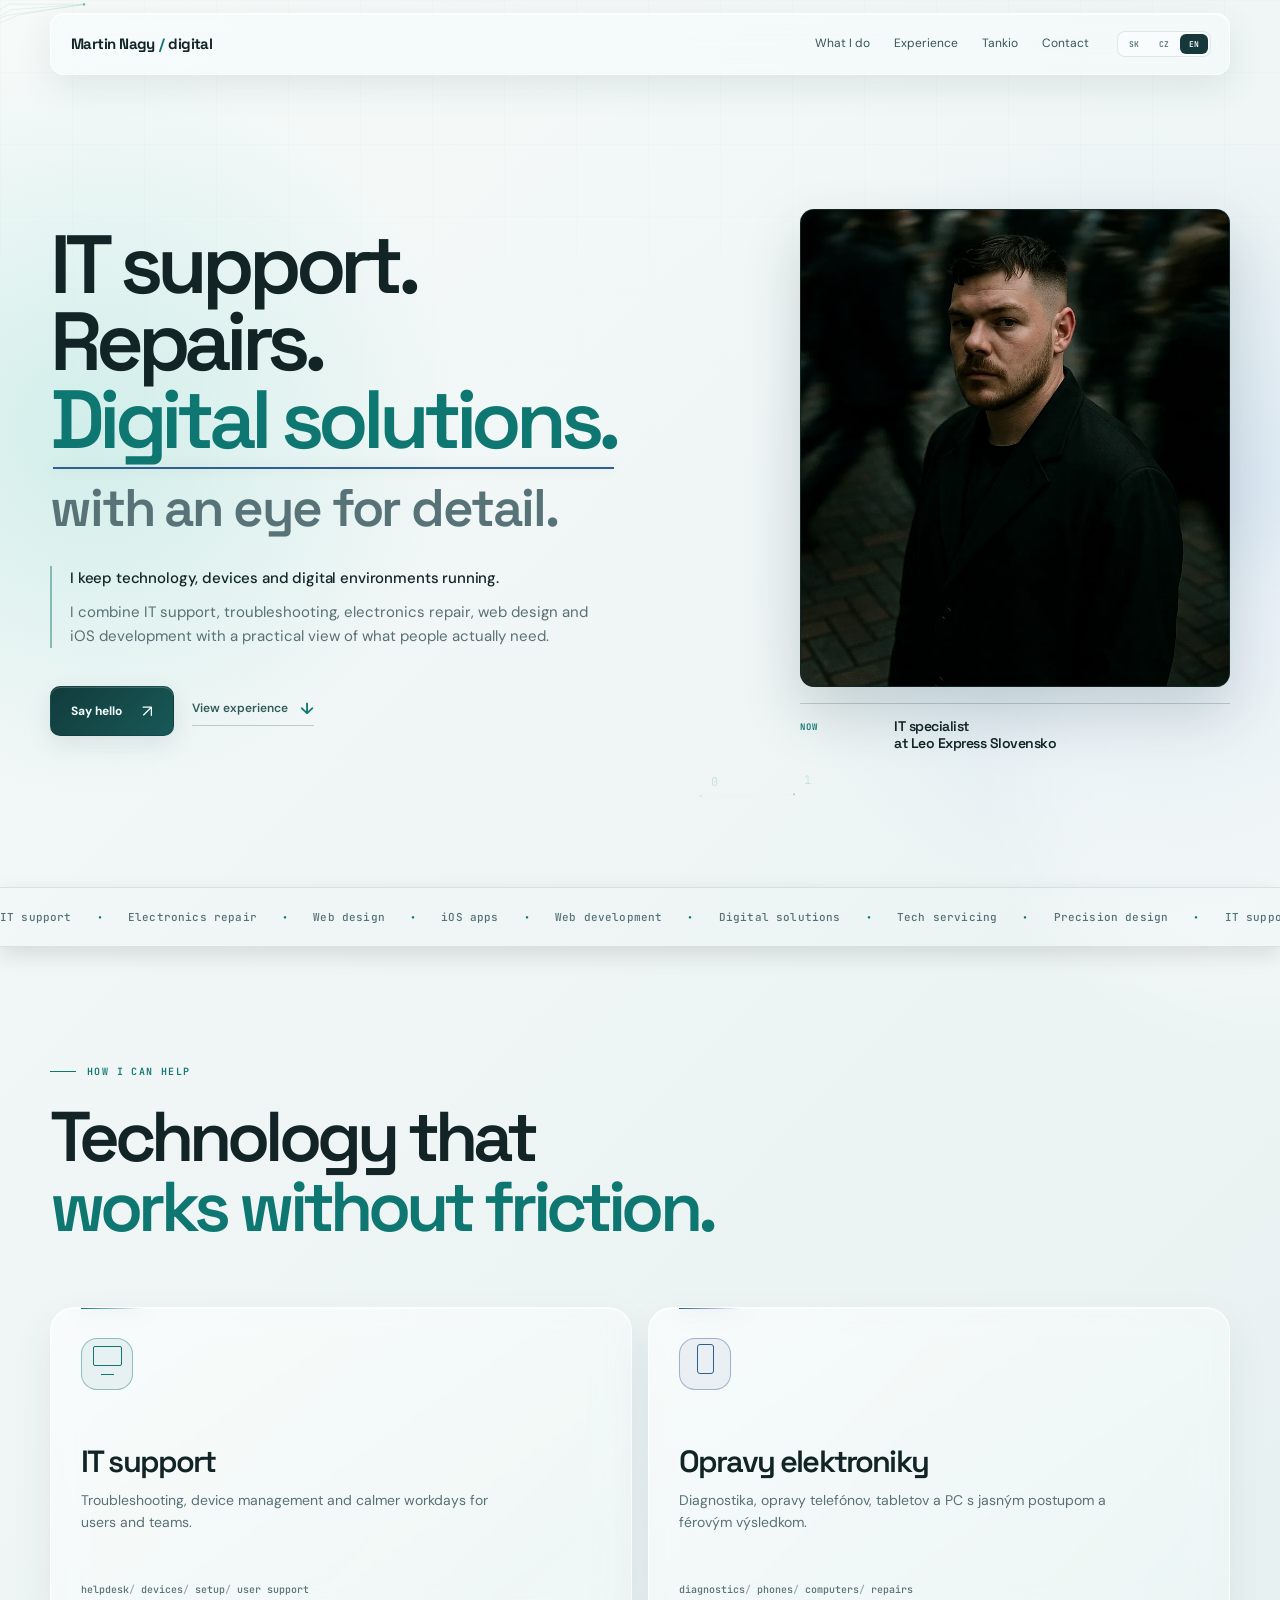
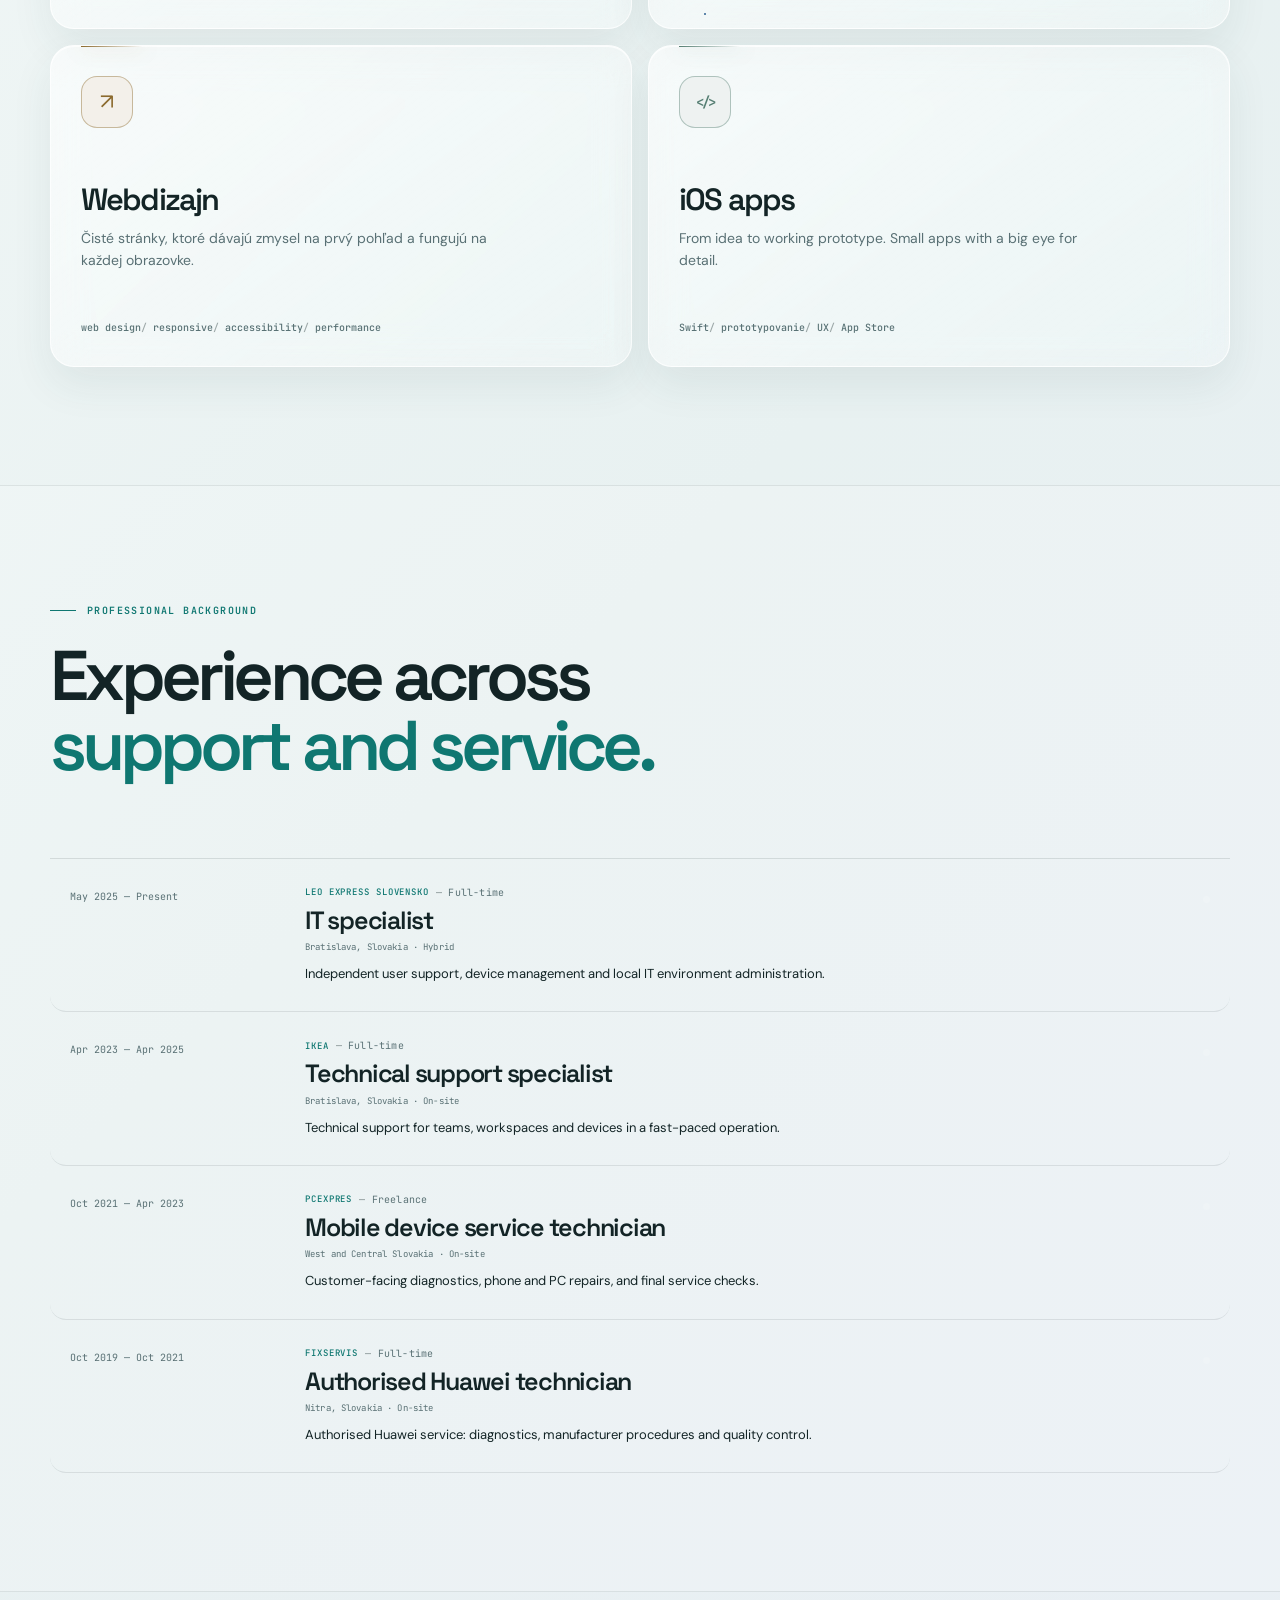
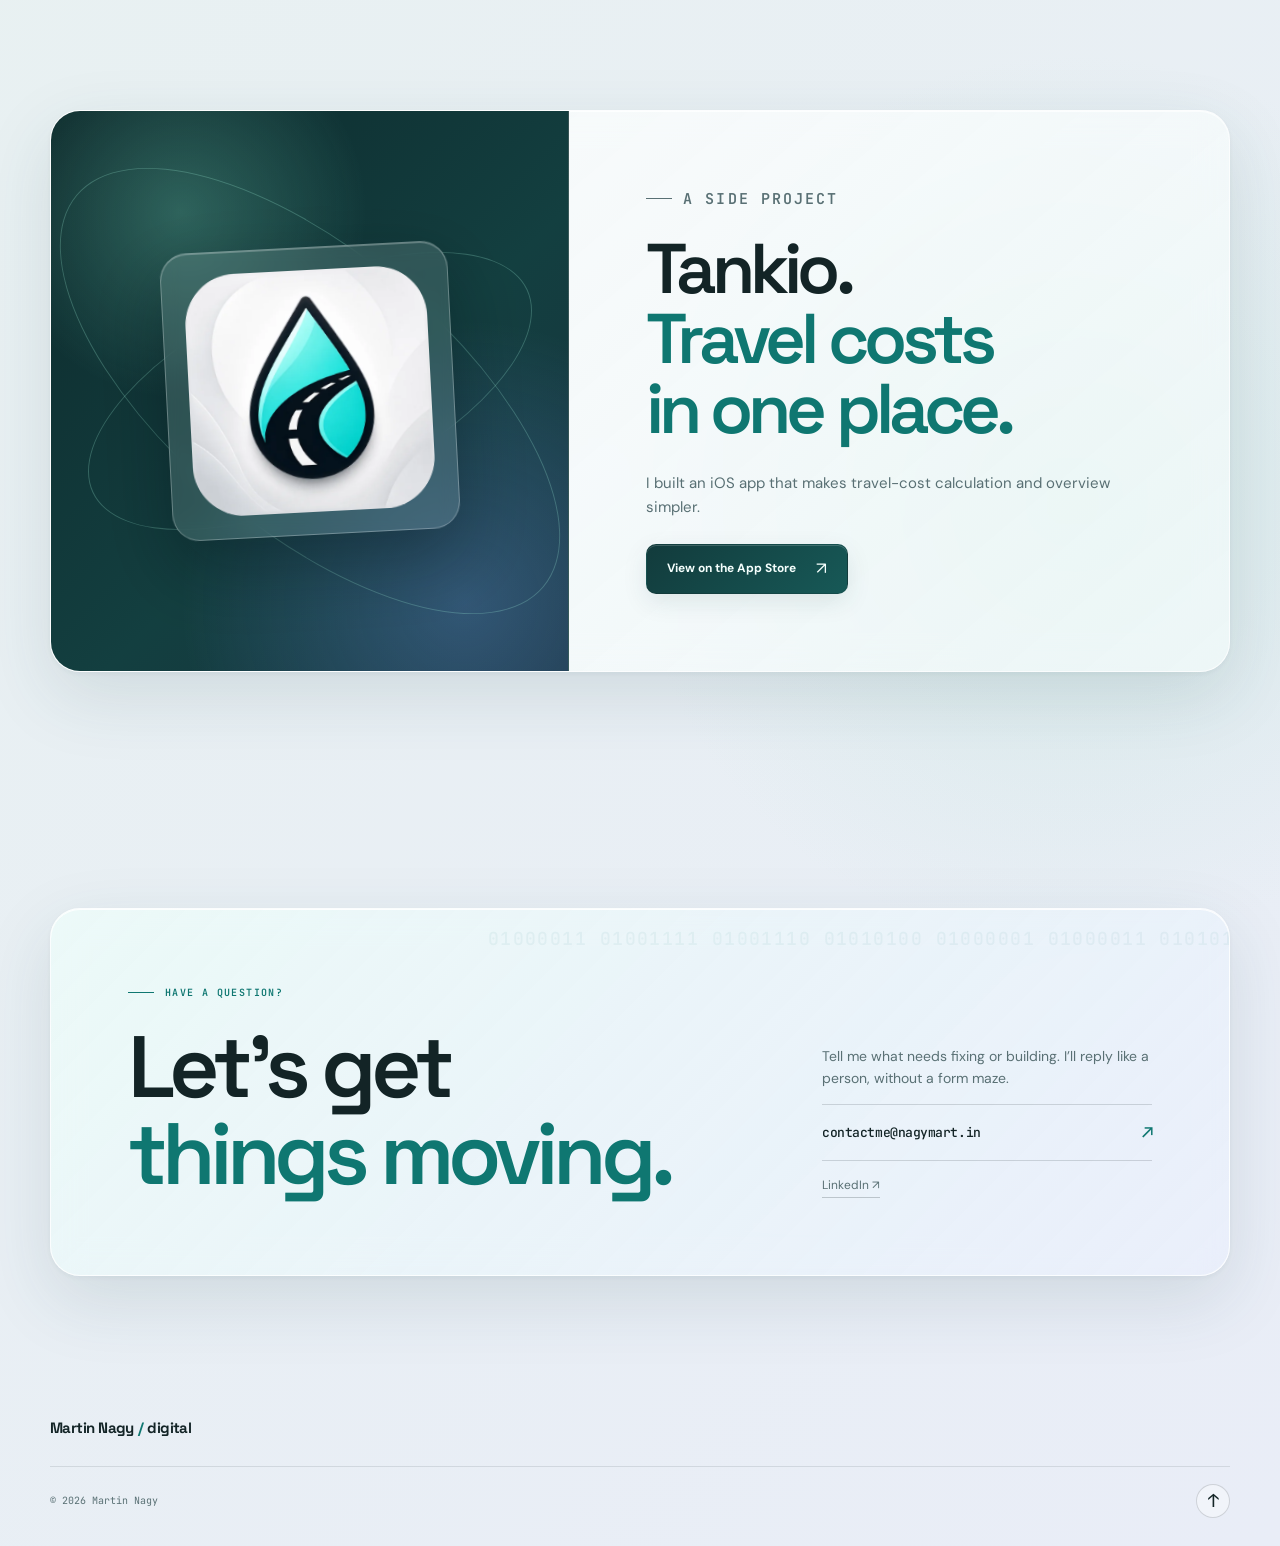
<file: index.html>
<!doctype html>
<html lang="sk">
<head>
  <meta charset="utf-8">
  <meta name="viewport" content="width=device-width, initial-scale=1">
  <meta name="description" content="Martin Nagy — IT špecialista pre IT podporu, opravy elektroniky, webdizajn a iOS vývoj. Autor aplikácie Tankio.">
  <meta name="author" content="Martin Nagy">
  <meta name="robots" content="index, follow, max-image-preview:large">
  <meta name="theme-color" content="#eaf2f3">
  <meta property="og:type" content="website">
  <meta property="og:site_name" content="Martin Nagy / digital">
  <meta property="og:locale" content="sk_SK">
  <meta property="og:url" content="https://www.nagymart.in/">
  <meta property="og:title" content="Martin Nagy — IT podpora a digitálne riešenia">
  <meta property="og:description" content="IT podpora, opravy elektroniky, webdizajn a iOS vývoj s praktickým pohľadom a citom pre detail.">
  <meta property="og:image" content="https://www.nagymart.in/share.jpg?v=20260721-2">
  <meta property="og:image:type" content="image/jpeg">
  <meta property="og:image:width" content="1200">
  <meta property="og:image:height" content="630">
  <meta property="og:image:alt" content="Martin Nagy, IT špecialista">
  <meta name="twitter:card" content="summary_large_image">
  <meta name="twitter:title" content="Martin Nagy — IT podpora a digitálne riešenia">
  <meta name="twitter:description" content="IT podpora, opravy elektroniky, webdizajn a iOS vývoj s praktickým pohľadom a citom pre detail.">
  <meta name="twitter:image" content="https://www.nagymart.in/share.jpg?v=20260721-2">
  <meta name="twitter:image:alt" content="Martin Nagy, IT špecialista">
  <title>Martin Nagy — IT podpora a digitálne riešenia</title>
  <link rel="canonical" href="https://www.nagymart.in/">
  <link rel="icon" type="image/svg+xml" href="favicon.svg">
  <link rel="preload" as="image" href="avat.webp" type="image/webp" fetchpriority="high">
  <link rel="preconnect" href="https://fonts.googleapis.com">
  <link rel="preconnect" href="https://fonts.gstatic.com" crossorigin>
  <link href="https://fonts.googleapis.com/css2?family=DM+Sans:wght@400;500;600;700&family=JetBrains+Mono:wght@400;500;600&family=Space+Grotesk:wght@400;500;600;700&display=swap" rel="stylesheet">
  <link rel="stylesheet" href="styles.css?v=20261123-5">
  <script type="application/ld+json">
    {
      "@context": "https://schema.org",
      "@type": "Person",
      "name": "Martin Nagy",
      "url": "https://www.nagymart.in/",
      "image": "https://www.nagymart.in/share.jpg?v=20260721-2",
      "jobTitle": "IT špecialista",
      "email": "mailto:contactme@nagymart.in",
      "sameAs": ["https://www.linkedin.com/in/nagymartinus/"],
      "knowsAbout": ["IT podpora", "Troubleshooting", "Opravy elektroniky", "Webdizajn", "iOS vývoj"],
      "owns": {
        "@type": "SoftwareApplication",
        "name": "Tankio — Fuel & Trip Cost",
        "operatingSystem": "iOS",
        "applicationCategory": "TravelApplication",
        "url": "https://apps.apple.com/sk/app/tankio-n%C3%A1klady-na-cestu/id6789161026?l=sk"
      }
    }
  </script>
</head>
<body id="top">
  <a class="skip-link" href="#main-content">Preskočiť na obsah</a>
  <div class="scroll-indicator" role="progressbar" aria-label="Priebeh stránky" aria-valuemin="0" aria-valuemax="100" aria-valuenow="0"><span></span></div>
  <div class="cursor-tech" aria-hidden="true">
    <canvas id="cursor-canvas"></canvas>
  </div>

  <header class="site-header">
    <div class="shell nav-wrap">
      <a class="wordmark" href="#top" aria-label="Martin Nagy domov">
        <span class="wordmark-copy">Martin Nagy<span>/</span>digital</span>
      </a>
      <nav class="nav-links" aria-label="Hlavná navigácia">
        <a href="#services" data-i18n="nav.services">Čo robím</a>
        <a href="#work" data-i18n="nav.work">Skúsenosti</a>
        <a href="#tankio">Tankio</a>
        <a href="#contact" data-i18n="nav.contact">Kontakt</a>
      </nav>
      <div class="nav-actions">
        <div class="language-switcher" aria-label="Jazyk">
          <button class="lang-button is-active" type="button" data-lang="sk">SK</button>
          <button class="lang-button" type="button" data-lang="cs">CZ</button>
          <button class="lang-button" type="button" data-lang="en">EN</button>
        </div>
      </div>
    </div>
  </header>

  <main id="main-content">
    <section class="hero shell section-space" aria-labelledby="hero-title">
      <div class="hero-copy reveal">
        <h1 id="hero-title" data-i18n-html="hero.title">IT podpora.<br>Opravy.<br><span class="accent-word">Digitálne riešenia.</span><br><em>s citom pre detail.</em></h1>
        <div class="hero-intro">
          <p class="hero-lead hero-lead-primary" data-i18n="hero.lead1">Udržiavam techniku, zariadenia a digitálne prostredia v chode.</p>
          <p class="hero-lead" data-i18n="hero.lead2">Spájam IT podporu, troubleshooting, opravy elektroniky, webdizajn a iOS vývoj s praktickým pohľadom na to, čo ľudia naozaj potrebujú.</p>
        </div>
        <div class="hero-actions">
          <a class="button button-dark" href="mailto:contactme@nagymart.in"><span data-i18n="hero.primary">Ozvi sa</span><span class="button-arrow">↗︎</span></a>
          <a class="text-link" href="#work"><span data-i18n="hero.secondary">Pozrieť skúsenosti</span><span>↓︎</span></a>
        </div>
      </div>

      <div class="hero-visual reveal reveal-delay" aria-label="Martin Nagy">
        <div class="hero-tilt-window">
          <div class="portrait-frame">
            <img src="avat.webp" alt="Martin Nagy v čiernom kabáte" width="900" height="900" fetchpriority="high" decoding="async">
          </div>
        </div>
        <p class="hero-caption"><span data-i18n="hero.noteLabel">Teraz</span><strong data-i18n-html="hero.noteTitle">IT špecialista<br>v Leo Express Slovensko</strong></p>
      </div>
    </section>

    <div class="ticker" aria-label="Oblasti práce">
      <div class="ticker-track">
        <div class="ticker-group">
          <span>IT podpora</span><i>•</i><span>Opravy elektroniky</span><i>•</i><span>Webdizajn</span><i>•</i><span>iOS aplikácie</span><i>•</i><span>Vývoj webov</span><i>•</i><span>Digitálne riešenia</span><i>•</i><span>Servis techniky</span><i>•</i><span>Precízny dizajn</span><i>•</i><span>IT podpora</span><i>•</i><span>Opravy elektroniky</span><i>•</i><span>Webdizajn</span><i>•</i><span>iOS aplikácie</span><i>•</i><span>Vývoj webov</span><i>•</i><span>Digitálne riešenia</span><i>•</i><span>Servis techniky</span><i>•</i><span>Precízny dizajn</span><i>•</i>
        </div>
        <div class="ticker-group" aria-hidden="true">
          <span>IT podpora</span><i>•</i><span>Opravy elektroniky</span><i>•</i><span>Webdizajn</span><i>•</i><span>iOS aplikácie</span><i>•</i><span>Vývoj webov</span><i>•</i><span>Digitálne riešenia</span><i>•</i><span>Servis techniky</span><i>•</i><span>Precízny dizajn</span><i>•</i><span>IT podpora</span><i>•</i><span>Opravy elektroniky</span><i>•</i><span>Webdizajn</span><i>•</i><span>iOS aplikácie</span><i>•</i><span>Vývoj webov</span><i>•</i><span>Digitálne riešenia</span><i>•</i><span>Servis techniky</span><i>•</i><span>Precízny dizajn</span><i>•</i>
        </div>
      </div>
    </div>

    <section id="services" class="shell section-space services-section" aria-labelledby="services-title">
      <div class="section-intro reveal">
        <p class="eyebrow"><span data-i18n="services.eyebrow">Ako viem pomôcť</span></p>
        <h2 id="services-title" data-i18n-html="services.title">Technika, ktorá<br><em>funguje bez starostí.</em></h2>
      </div>
      <div class="service-grid">
        <article class="service-card service-card-wide reveal">
          <div class="service-icon icon-screen" aria-hidden="true"><span></span></div>
          <h3 data-i18n="services.it.title">IT podpora</h3>
          <p data-i18n="services.it.copy">Riešenie problémov, správa zariadení a pokojnejší pracovný deň pre používateľov aj tímy.</p>
          <div class="tag-row"><span data-i18n="services.it.tag1">helpdesk</span><span data-i18n="services.it.tag2">zariadenia</span><span data-i18n="services.it.tag3">nastavenie</span><span data-i18n="services.it.tag4">používateľská podpora</span></div>
        </article>
        <article class="service-card service-card-tall reveal reveal-delay-1">
          <div class="service-icon icon-phone" aria-hidden="true"><span></span></div>
          <h3 data-i18n="services.repair.title">Opravy elektroniky</h3>
          <p data-i18n="services.repair.copy">Diagnostika, opravy telefónov, tabletov a PC s jasným postupom a férovým výsledkom.</p>
          <div class="tag-row"><span data-i18n="services.repair.tag1">diagnostika</span><span data-i18n="services.repair.tag2">telefóny</span><span data-i18n="services.repair.tag3">počítače</span><span data-i18n="services.repair.tag4">servis</span></div>
        </article>
        <article class="service-card reveal reveal-delay-2">
          <div class="service-icon icon-cursor" aria-hidden="true">↗︎</div>
          <h3 data-i18n="services.web.title">Webdizajn</h3>
          <p data-i18n="services.web.copy">Čisté stránky, ktoré dávajú zmysel na prvý pohľad a fungujú na každej obrazovke.</p>
          <div class="tag-row"><span data-i18n="services.web.tag1">webdizajn</span><span data-i18n="services.web.tag2">responzivita</span><span data-i18n="services.web.tag3">prístupnosť</span><span data-i18n="services.web.tag4">výkon</span></div>
        </article>
        <article class="service-card service-card-dark reveal reveal-delay-3">
          <div class="service-icon icon-code" aria-hidden="true">&lt;/&gt;</div>
          <h3 data-i18n="services.ios.title">iOS aplikácie</h3>
          <p data-i18n="services.ios.copy">Od nápadu po funkčný prototyp. Malé aplikácie s veľkým dôrazom na detail.</p>
          <div class="tag-row"><span data-i18n="services.ios.tag1">Swift</span><span data-i18n="services.ios.tag2">prototypovanie</span><span data-i18n="services.ios.tag3">UX</span><span data-i18n="services.ios.tag4">App Store</span></div>
        </article>
      </div>
    </section>

    <section id="work" class="work-section section-space" aria-labelledby="work-title">
      <div class="shell">
        <div class="section-intro section-intro-row reveal">
          <div>
            <p class="eyebrow"><span data-i18n="work.eyebrow">Cesta doteraz</span></p>
            <h2 id="work-title" data-i18n-html="work.title">Praxa naprieč<br><em>podporou a servisom.</em></h2>
          </div>
        </div>
        <div class="timeline">
          <article class="timeline-item reveal">
            <div class="timeline-date" data-i18n="work.leo.date">máj 2025 — súčasnosť</div>
            <div class="timeline-main">
              <div class="timeline-company-row"><span class="timeline-company">Leo Express Slovensko</span><span class="timeline-type" data-i18n="work.leo.type">Plný úväzok</span></div>
              <h3 data-i18n="work.leo.role">IT špecialista</h3>
              <p class="timeline-location" data-i18n="work.leo.location">Bratislava, Slovakia · Hybrid</p>
              <p class="timeline-summary" data-i18n="work.leo.copy">Samostatná IT podpora používateľov, správa zariadení a lokálneho IT prostredia.</p>
            </div>
            <span class="timeline-marker" aria-hidden="true"></span>
          </article>
          <article class="timeline-item reveal">
            <div class="timeline-date" data-i18n="work.ikea.date">apríl 2023 — apríl 2025</div>
            <div class="timeline-main">
              <div class="timeline-company-row"><span class="timeline-company">IKEA</span><span class="timeline-type" data-i18n="work.ikea.type">Plný úväzok</span></div>
              <h3 data-i18n="work.ikea.role">Špecialista technickej podpory</h3>
              <p class="timeline-location" data-i18n="work.ikea.location">Bratislava, Slovakia · On-site</p>
              <p class="timeline-summary" data-i18n="work.ikea.copy">Technická podpora tímov, pracovísk a zariadení v rýchlej prevádzke.</p>
            </div>
            <span class="timeline-marker" aria-hidden="true"></span>
          </article>
          <article class="timeline-item reveal">
            <div class="timeline-date" data-i18n="work.pcx.date">október 2021 — apríl 2023</div>
            <div class="timeline-main">
              <div class="timeline-company-row"><span class="timeline-company">PCexpres</span><span class="timeline-type" data-i18n="work.pcx.type">Freelance</span></div>
              <h3 data-i18n="work.pcx.role">Servisný technik mobilných zariadení</h3>
              <p class="timeline-location" data-i18n="work.pcx.location">Západné a stredné Slovensko · On-site</p>
              <p class="timeline-summary" data-i18n="work.pcx.copy">Diagnostika pred zákazníkom, opravy telefónov a PC, výstupná kontrola servisu.</p>
            </div>
            <span class="timeline-marker" aria-hidden="true"></span>
          </article>
          <article class="timeline-item reveal">
            <div class="timeline-date" data-i18n="work.fix.date">október 2019 — október 2021</div>
            <div class="timeline-main">
              <div class="timeline-company-row"><span class="timeline-company">FixServis</span><span class="timeline-type" data-i18n="work.fix.type">Plný úväzok</span></div>
              <h3 data-i18n="work.fix.role">Autorizovaný technik Huawei</h3>
              <p class="timeline-location" data-i18n="work.fix.location">Nitra, Slovakia · On-site</p>
              <p class="timeline-summary" data-i18n="work.fix.copy">Autorizovaný servis Huawei: diagnostika, servisné postupy a kontrola kvality.</p>
            </div>
            <span class="timeline-marker" aria-hidden="true"></span>
          </article>
        </div>
      </div>
    </section>

    <section id="tankio" class="tankio-section shell section-space" aria-labelledby="tankio-title">
      <div class="tankio-card reveal">
        <div class="tankio-art">
          <div class="tankio-route route-one"></div><div class="tankio-route route-two"></div>
          <div class="tankio-showcase">
            <img class="tankio-screen tankio-screen-1" src="tankio-screen-1.webp" alt="" aria-hidden="true" width="420" height="909" loading="lazy" decoding="async">
            <img class="tankio-screen tankio-screen-2" src="tankio-screen-2.webp" alt="" aria-hidden="true" width="420" height="909" loading="lazy" decoding="async">
            <img class="tankio-screen tankio-screen-3" src="tankio-screen-3.webp" alt="" aria-hidden="true" width="420" height="909" loading="lazy" decoding="async">
            <img class="tankio-screen tankio-screen-4" src="tankio-screen-4.webp" alt="" aria-hidden="true" width="420" height="909" loading="lazy" decoding="async">
            <div class="tankio-stage"><img src="app-icon.webp" alt="Tankio logo" class="tankio-icon" width="640" height="640" loading="lazy" decoding="async"></div>
          </div>
        </div>
        <div class="tankio-copy">
          <p class="eyebrow"><span data-i18n="tankio.eyebrow">Vlastný projekt</span></p>
          <h2 id="tankio-title" data-i18n-html="tankio.title">Tankio.<br><em>Cestovné náklady<br>na jednom mieste.</em></h2>
          <p data-i18n="tankio.copy">Vytvoril som iOS aplikáciu, ktorá zjednodušuje prehľad a výpočet cestovných nákladov.</p>
          <div class="tankio-actions">
            <a class="button button-dark" href="https://apps.apple.com/sk/app/tankio-n%C3%A1klady-na-cestu/id6789161026?l=sk" target="_blank" rel="noopener noreferrer"><span data-i18n="tankio.cta">Pozrieť v App Store</span><span class="button-arrow">↗︎</span></a>
          </div>
        </div>
      </div>
    </section>

    <section id="contact" class="contact-section shell section-space" aria-labelledby="contact-title">
      <div class="contact-panel reveal" data-runner>
        <div>
          <p class="eyebrow"><span data-i18n="contact.eyebrow">Máš otázku?</span></p>
          <h2 id="contact-title">
            <span class="contact-title-line contact-title-line-1"><button class="contact-title-trigger easter-trigger" type="button" data-game-trigger aria-expanded="false" aria-controls="binary-runner">Poďme</button><span data-contact-line="1"> dať</span></span>
            <em class="contact-title-line contact-title-line-2" data-contact-line="2">veci do pohybu.</em>
            <span class="contact-title-line contact-title-line-3" data-contact-line="3" aria-hidden="true"></span>
          </h2>
        </div>
        <div class="contact-side">
          <p data-i18n="contact.copy">Napíš mi, čo potrebuješ vyriešiť. Odpoviem normálne, bez formulárového bludiska.</p>
          <a class="contact-email" href="mailto:contactme@nagymart.in">contactme@nagymart.in <span>↗︎</span></a>
          <a class="contact-linkedin" href="https://www.linkedin.com/in/nagymartinus/" target="_blank" rel="me noopener noreferrer">LinkedIn ↗︎</a>
        </div>
        <div class="contact-game" aria-label="Ticket Run minihra">
          <div class="binary-runner" id="binary-runner" hidden>
            <div class="binary-runner-head">
              <span>Skóre: <span class="binary-runner-score" data-game-score>0</span></span>
              <span class="binary-runner-meta" data-game-meta>Helpdesk</span>
            </div>
            <canvas class="binary-runner-canvas" data-game-canvas aria-label="Ticket Run minihra"></canvas>
            <div class="binary-runner-state" data-game-state aria-live="polite">Jeden klik skok. Dvojklik vo vzduchu salto.</div>
            <div class="game-mobile-hint" aria-hidden="true">
              <span lang="sk">Ťukni = skok · 2× ťukni = salto</span>
              <span lang="cs">Klepni = skok · 2× klepni = salto</span>
              <span lang="en">Tap = jump · 2× tap = backflip</span>
            </div>
          </div>
        </div>
      </div>
    </section>
  </main>

  <footer class="site-footer shell">
    <div class="footer-top"><a class="wordmark" href="#top"><span class="wordmark-copy">Martin Nagy<span>/</span>digital</span></a></div>
    <div class="footer-bottom"><span>© <span id="year"></span> Martin Nagy</span><a class="footer-up" href="#top" aria-label="Späť na začiatok">↑︎</a></div>
  </footer>

  <script src="main.js?v=20260727-11" defer></script>
  <script src="binary-runner.js?v=20260721-4" defer></script>
</body>
</html>
</file>
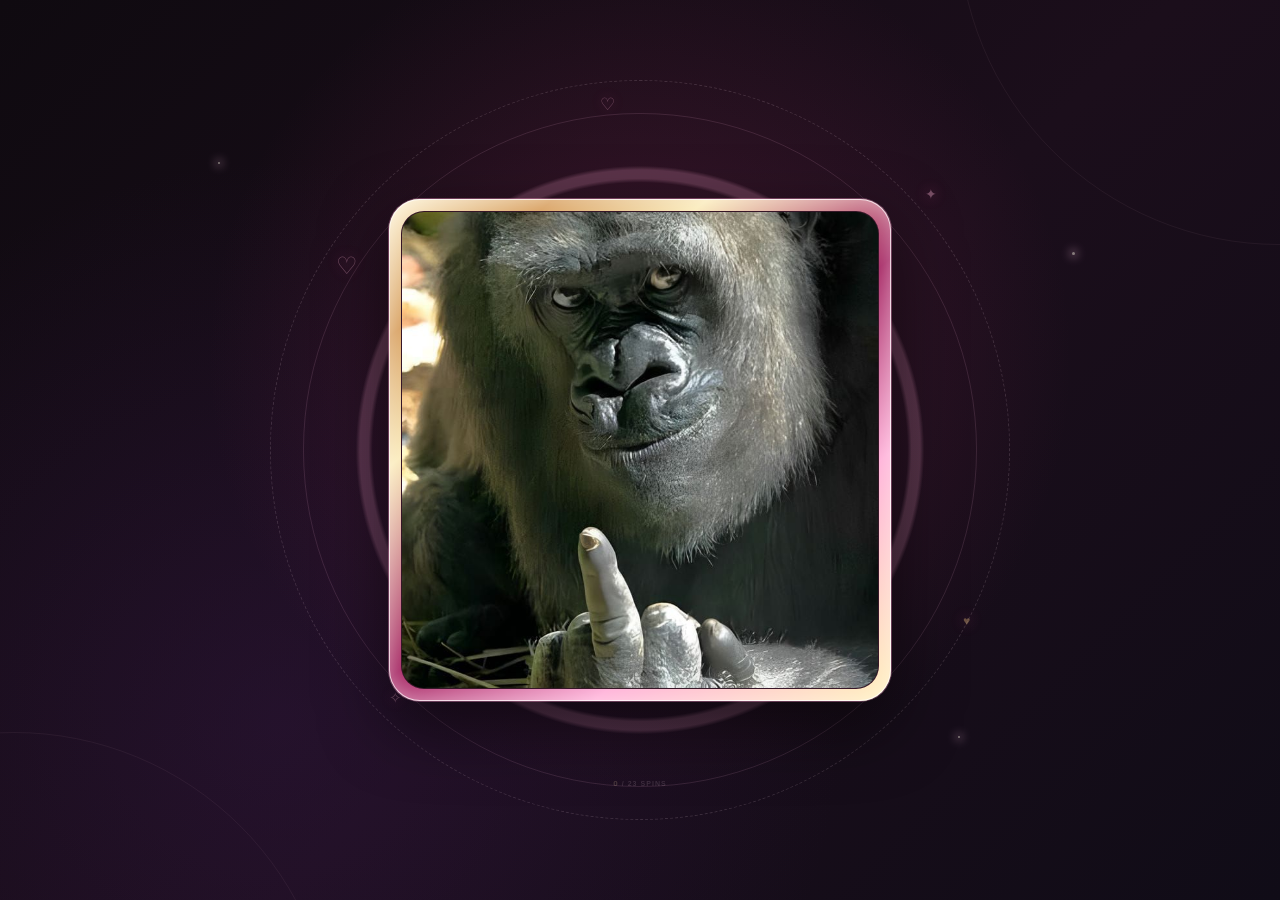
<file: kacenka/index.html>
<!doctype html>
<html lang="en">
<head>
  <meta charset="utf-8">
  <meta name="viewport" content="width=device-width, initial-scale=1">
  <meta name="theme-color" content="#120b16">
  <title>For Kačenka</title>
  <link rel="stylesheet" href="style.css">
</head>
<body>
  <div class="atmosphere" aria-hidden="true"><i></i><i></i><i></i></div>
  <main class="stage">
    <section class="experience" aria-label="Spin the photograph five times">
      <div class="halo" aria-hidden="true"></div>
      <div class="orbit orbit-one" aria-hidden="true"></div>
      <div class="orbit orbit-two" aria-hidden="true"></div>
      <div class="card">
        <div class="frame">
          <div class="frame-inner">
            <img id="gorilla" src="gorilla-before.jpg" alt="A gorilla making a cheeky gesture" draggable="false">
            <div class="image-sheen" aria-hidden="true"></div>
          </div>
        </div>
      </div>
      <div class="instruction" id="instruction" aria-live="polite">
        <span class="counter"><b id="spinCount">0</b> / 23 spins</span>
      </div>
      <div class="decorations" aria-hidden="true"><i>♡</i><i>✦</i><i>♥</i><i>✧</i><i>♡</i></div>
      <div class="voice-note" id="voiceNote" aria-hidden="true">
        <span class="floating floating-heart">♡</span><span class="floating floating-star">✦</span><span class="floating floating-dot">♥</span>
        <button class="play-note" id="playNote" type="button" aria-label="Prehraj si hlasovú správu"><span class="play-icon">▶</span><span id="playLabel">Prehraj si ma ♡</span></button>
        <audio id="birthdayAudio" preload="metadata" src="for-kacenka.m4a"></audio>
      </div>
    </section>
  </main>
  <div class="magic" id="magic" aria-hidden="true"></div>
  <script src="script.js"></script>
</body>
</html>
</file>
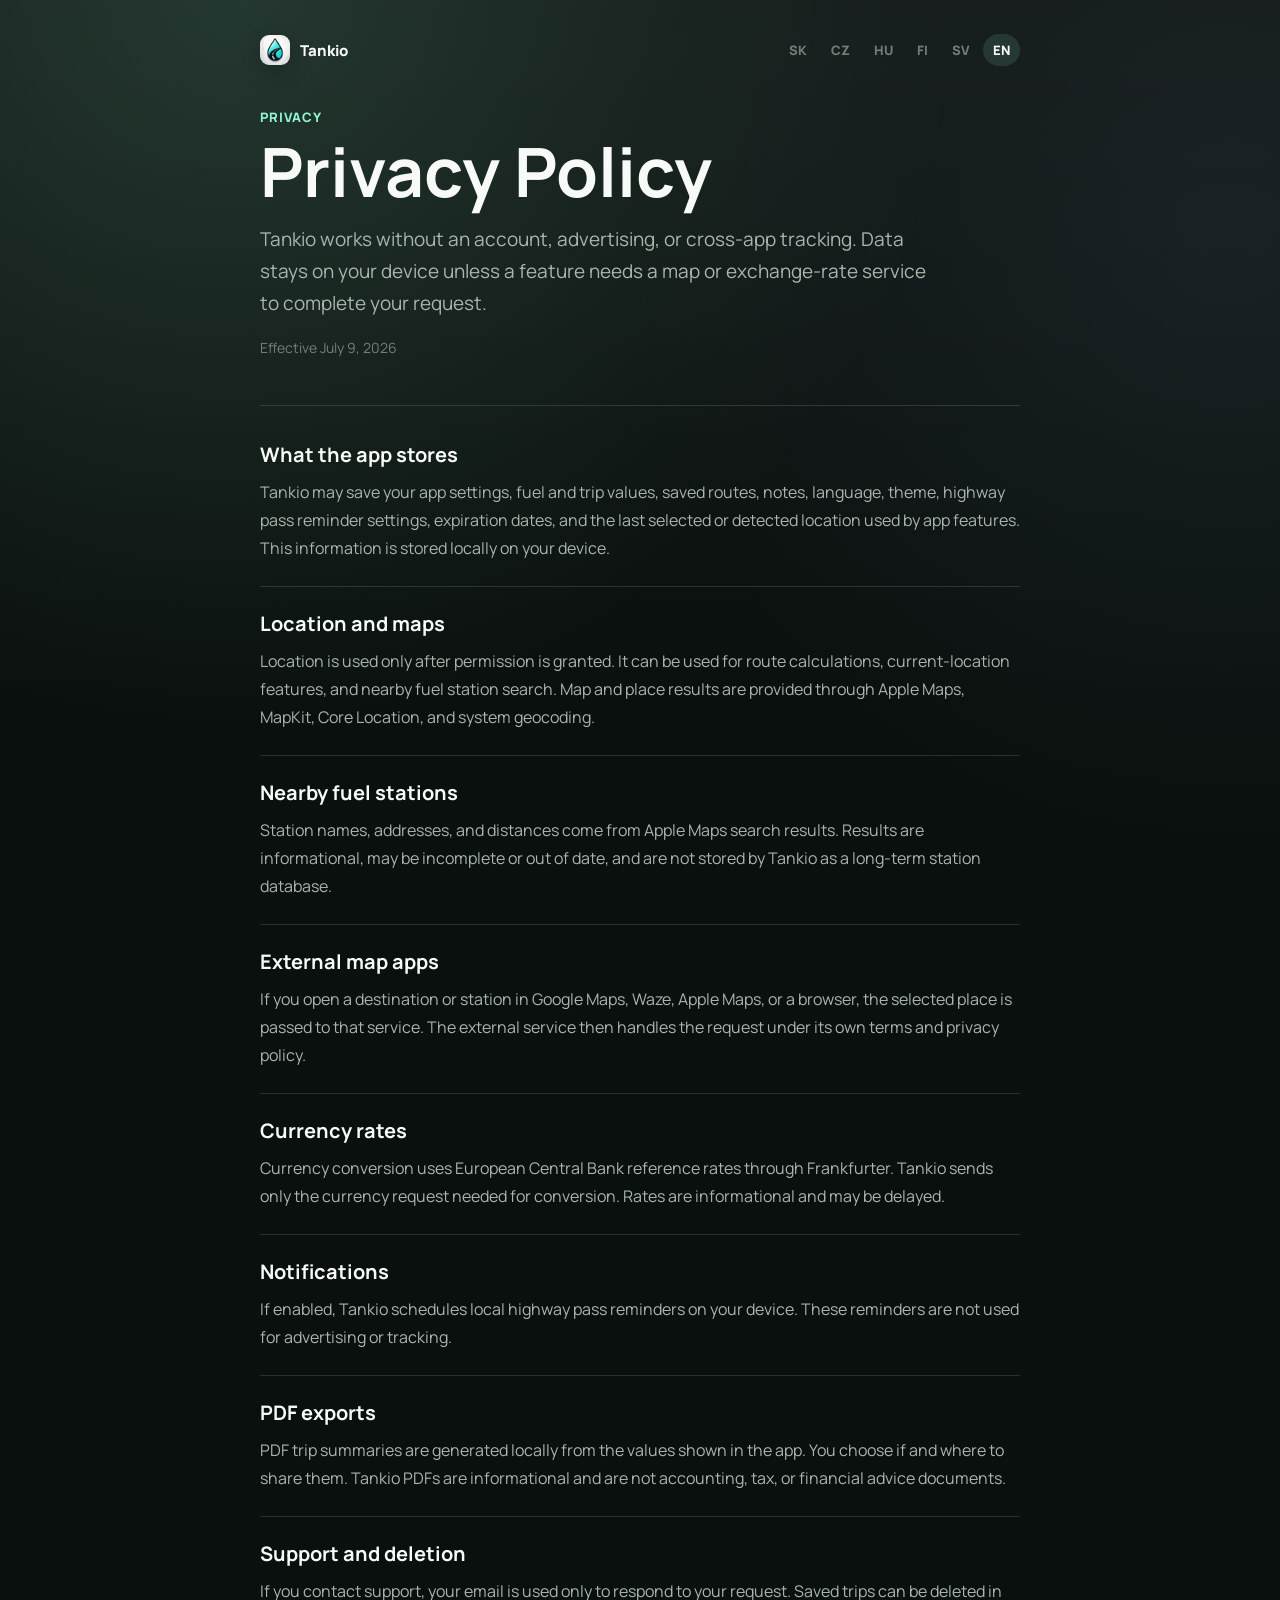
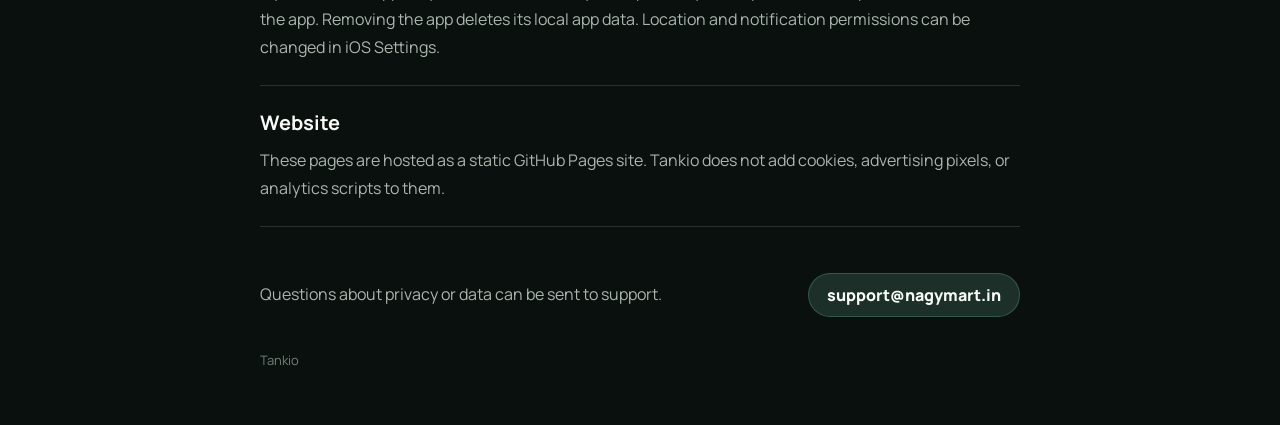
<file: privacy/index.html>
<!DOCTYPE html>
<html lang="en">
<head>
  <meta charset="UTF-8" />
  <meta name="viewport" content="width=device-width, initial-scale=1.0" />
  <meta name="robots" content="noindex, nofollow" />
  <meta name="description" content="Tankio Privacy Policy." />
  <meta name="theme-color" content="#0a100d" />
  <title>Tankio Privacy Policy</title>
  <link rel="icon" type="image/svg+xml" href="../favicon.svg" />
  <link rel="preconnect" href="https://fonts.googleapis.com" />
  <link rel="preconnect" href="https://fonts.gstatic.com" crossorigin />
  <link href="https://fonts.googleapis.com/css2?family=Manrope:wght@400;600;700;800&display=swap" rel="stylesheet" />
  <link rel="stylesheet" href="../tankio.css" />
</head>
<body data-page="privacy">
  <main class="wrap">
    <header class="topline">
      <a class="brand" href="/tankio/"><span class="brand-mark"><img src="../app-icon.webp" alt="Tankio app icon" width="640" height="640" decoding="async" /></span><span>Tankio</span></a>
      <div class="language-bar" data-language-bar aria-label="Language"></div>
    </header>

    <section class="intro">
      <p class="eyebrow" data-i18n="privacy.eyebrow">Privacy</p>
      <h1 data-i18n="privacy.title">Privacy Policy</h1>
      <p class="lead" data-i18n="privacy.lead">Tankio works without an account, advertising, or cross-app tracking. Data stays on your device unless a feature needs a map or exchange-rate service to complete your request.</p>
      <p class="updated" data-i18n="privacy.updated">Effective July 9, 2026</p>
    </section>

    <section class="document" data-sections></section>

    <section class="contact-strip">
      <p data-i18n="privacy.contactText">Questions about privacy or data can be sent to support.</p>
      <a class="primary-link" href="mailto:support@nagymart.in">support@nagymart.in</a>
    </section>

    <footer class="footer">Tankio</footer>
  </main>
  <script src="../tankio.js" defer></script>
</body>
</html>
</file>
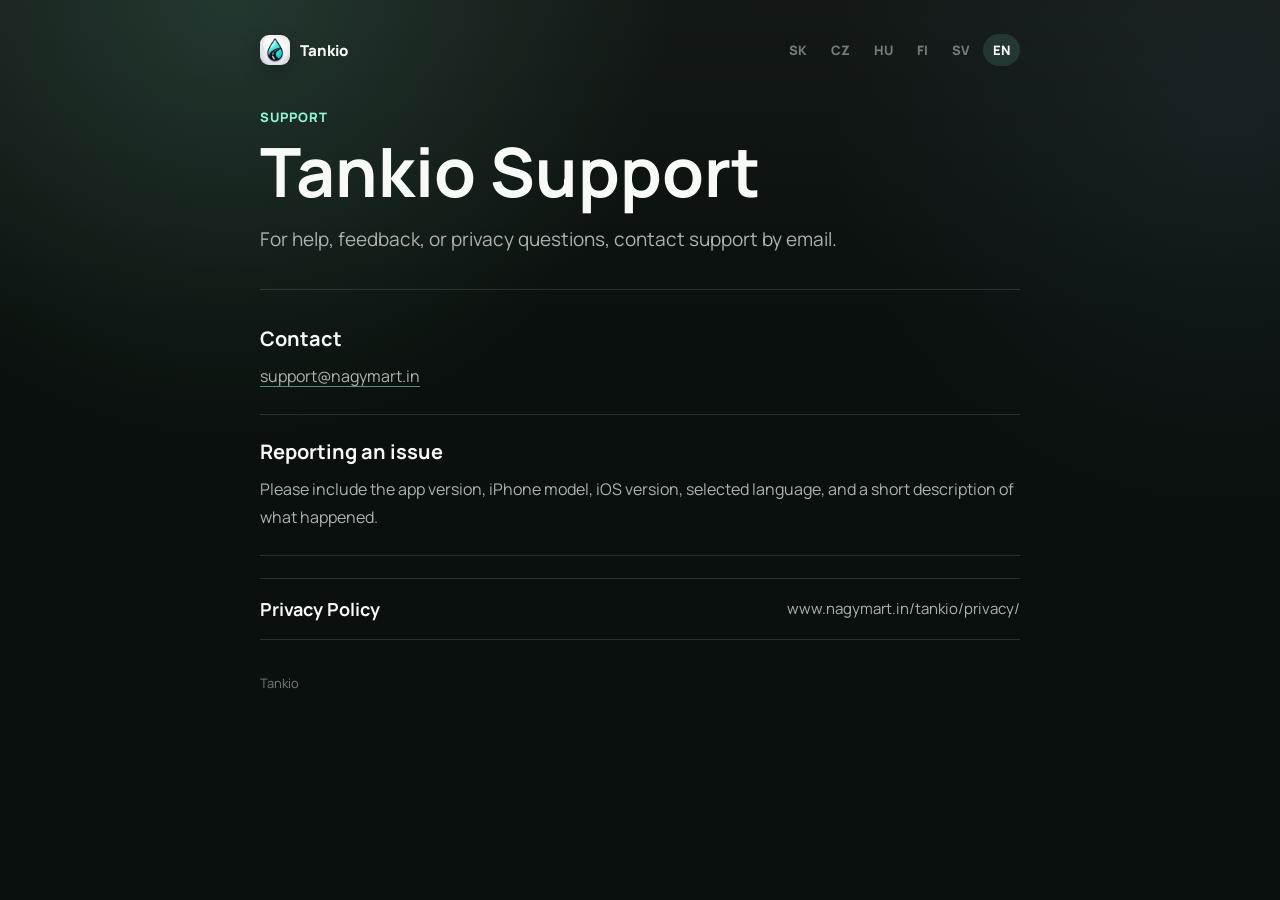
<file: support/index.html>
<!DOCTYPE html>
<html lang="en">
<head>
  <meta charset="UTF-8" />
  <meta name="viewport" content="width=device-width, initial-scale=1.0" />
  <meta name="robots" content="noindex, nofollow" />
  <meta name="description" content="Tankio support." />
  <meta name="theme-color" content="#0a100d" />
  <title>Tankio Support</title>
  <link rel="icon" type="image/svg+xml" href="../favicon.svg" />
  <link rel="preconnect" href="https://fonts.googleapis.com" />
  <link rel="preconnect" href="https://fonts.gstatic.com" crossorigin />
  <link href="https://fonts.googleapis.com/css2?family=Manrope:wght@400;600;700;800&display=swap" rel="stylesheet" />
  <link rel="stylesheet" href="../tankio.css" />
</head>
<body data-page="support">
  <main class="wrap">
    <header class="topline">
      <a class="brand" href="/tankio/"><span class="brand-mark"><img src="../app-icon.webp" alt="Tankio app icon" width="640" height="640" decoding="async" /></span><span>Tankio</span></a>
      <div class="language-bar" data-language-bar aria-label="Language"></div>
    </header>

    <section class="intro">
      <p class="eyebrow" data-i18n="support.eyebrow">Support</p>
      <h1 data-i18n="support.title">Tankio Support</h1>
      <p class="lead" data-i18n="support.lead">For help, feedback, or privacy questions, contact support by email.</p>
    </section>

    <section class="document">
      <div class="section">
        <h2 data-i18n="support.contactTitle">Contact</h2>
        <p><a href="mailto:support@nagymart.in">support@nagymart.in</a></p>
      </div>

      <div class="section">
        <h2 data-i18n="support.issueTitle">Reporting an issue</h2>
        <p data-i18n="support.issueText">Please include the app version, iPhone model, iOS version, selected language, and a short description of what happened.</p>
      </div>

      <div class="link-list">
        <a class="link-row" href="/tankio/privacy/">
          <strong data-i18n="support.privacyLink">Privacy Policy</strong>
          <span>www.nagymart.in/tankio/privacy/</span>
        </a>
      </div>
    </section>

    <footer class="footer">Tankio</footer>
  </main>
  <script src="../tankio.js" defer></script>
</body>
</html>
</file>
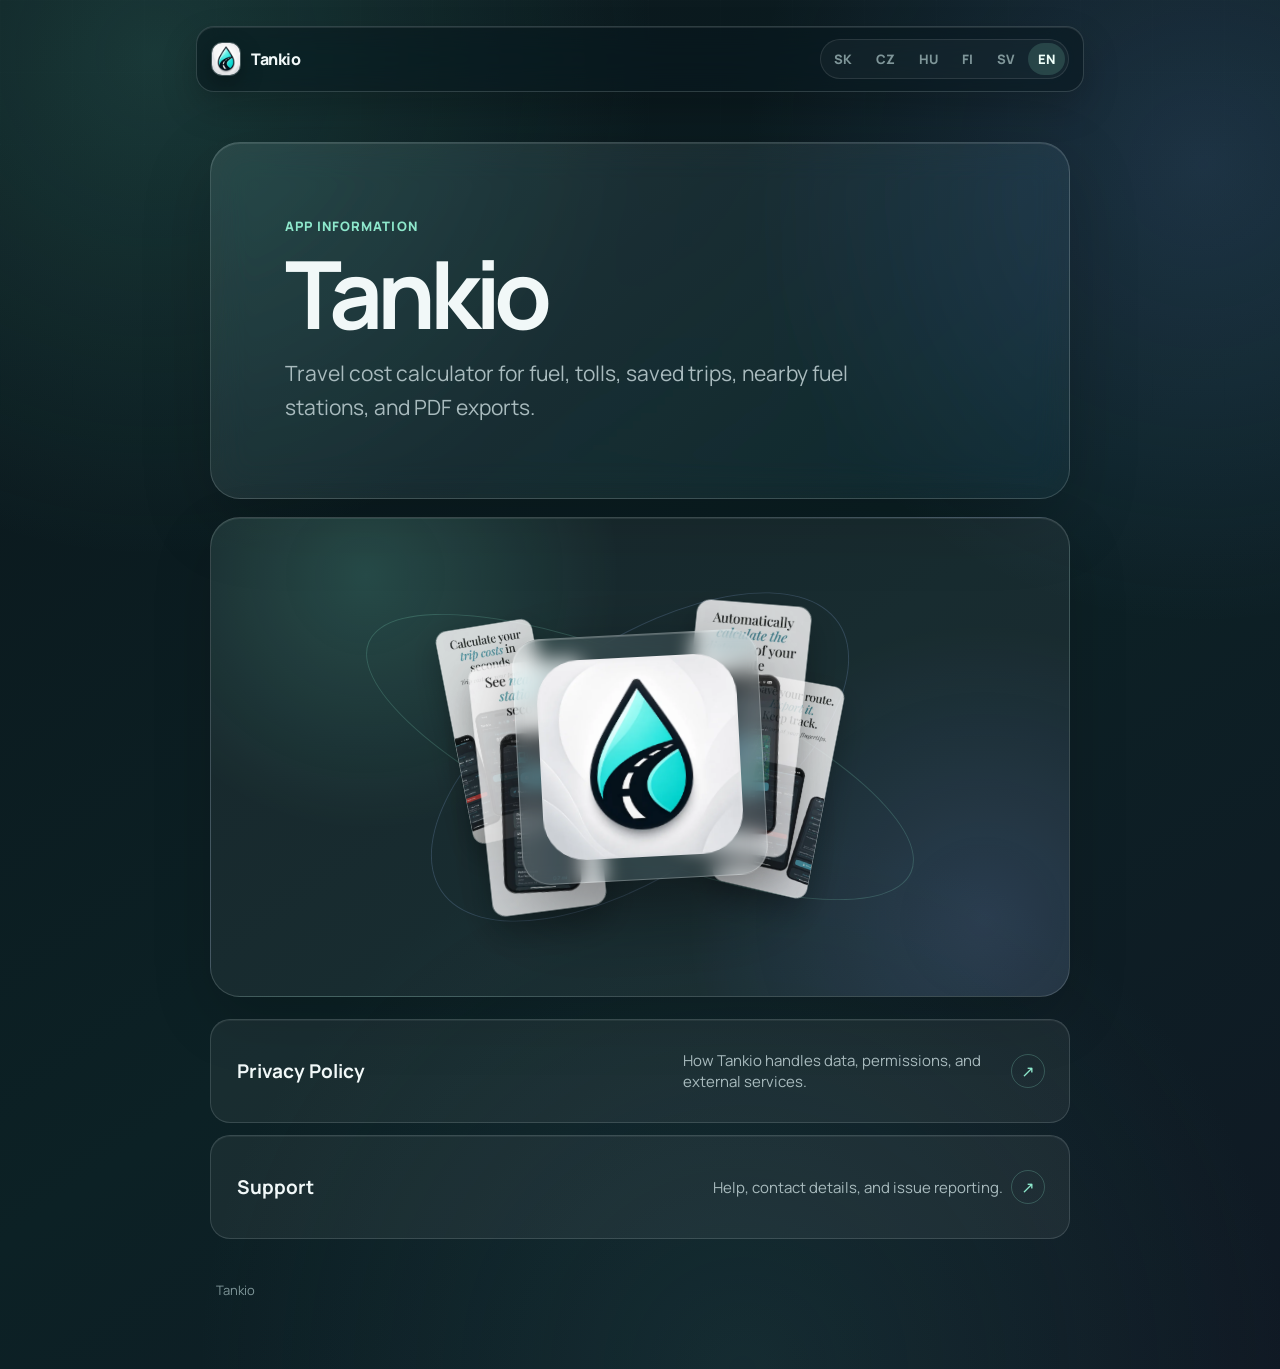
<file: tankio/index.html>
<!DOCTYPE html>
<html lang="en">
<head>
  <meta charset="UTF-8" />
  <meta name="viewport" content="width=device-width, initial-scale=1.0" />
  <meta name="robots" content="noindex, nofollow" />
  <meta name="description" content="Tankio support and privacy information." />
  <meta name="theme-color" content="#0c151b" />
  <title>Tankio</title>
  <link rel="icon" type="image/svg+xml" href="../favicon.svg" />
  <link rel="preconnect" href="https://fonts.googleapis.com" />
  <link rel="preconnect" href="https://fonts.gstatic.com" crossorigin />
  <link href="https://fonts.googleapis.com/css2?family=Manrope:wght@400;600;700;800&display=swap" rel="stylesheet" />
  <link rel="stylesheet" href="./tankio.css?v=20261123-2" />
</head>
<body data-page="home">
  <main class="wrap">
    <header class="topline">
      <a class="brand" href="/tankio/"><span class="brand-mark"><img src="./app-icon.webp" alt="Tankio app icon" width="640" height="640" decoding="async" /></span><span>Tankio</span></a>
      <div class="language-bar" data-language-bar aria-label="Language"></div>
    </header>

    <section class="intro">
      <p class="eyebrow" data-i18n="home.eyebrow">App information</p>
      <h1 data-i18n="home.title">Tankio</h1>
      <p class="lead" data-i18n="home.lead">Travel cost calculator for fuel, tolls, saved trips, nearby fuel stations, and PDF exports.</p>
    </section>

    <section class="app-showcase" aria-label="Tankio app screenshots">
      <span class="app-orbit app-orbit-one" aria-hidden="true"></span><span class="app-orbit app-orbit-two" aria-hidden="true"></span>
      <div class="app-carousel" data-app-carousel>
        <img class="app-shot app-shot-1" src="../tankio-screen-1.webp" alt="" aria-hidden="true" width="420" height="909" loading="lazy" decoding="async" />
        <img class="app-shot app-shot-2" src="../tankio-screen-2.webp" alt="" aria-hidden="true" width="420" height="909" loading="lazy" decoding="async" />
        <img class="app-shot app-shot-3" src="../tankio-screen-3.webp" alt="" aria-hidden="true" width="420" height="909" loading="lazy" decoding="async" />
        <img class="app-shot app-shot-4" src="../tankio-screen-4.webp" alt="" aria-hidden="true" width="420" height="909" loading="lazy" decoding="async" />
        <div class="app-icon-stage"><img src="app-icon.webp" alt="Tankio app icon" width="640" height="640" loading="lazy" decoding="async" /></div>
      </div>
    </section>
    <section class="document">
      <div class="link-list">
        <a class="link-row" href="/tankio/privacy/">
          <strong data-i18n="home.privacyLink">Privacy Policy</strong>
          <span data-i18n="home.privacyText">How Tankio handles data, permissions, and external services.</span>
        </a>
        <a class="link-row" href="/tankio/support/">
          <strong data-i18n="home.supportLink">Support</strong>
          <span data-i18n="home.supportText">Help, contact details, and issue reporting.</span>
        </a>
      </div>
    </section>

    <footer class="footer">Tankio</footer>
  </main>
  <script src="./tankio.js" defer></script>
  <script src="./tankio-carousel.js" defer></script>
</body>
</html>
</file>
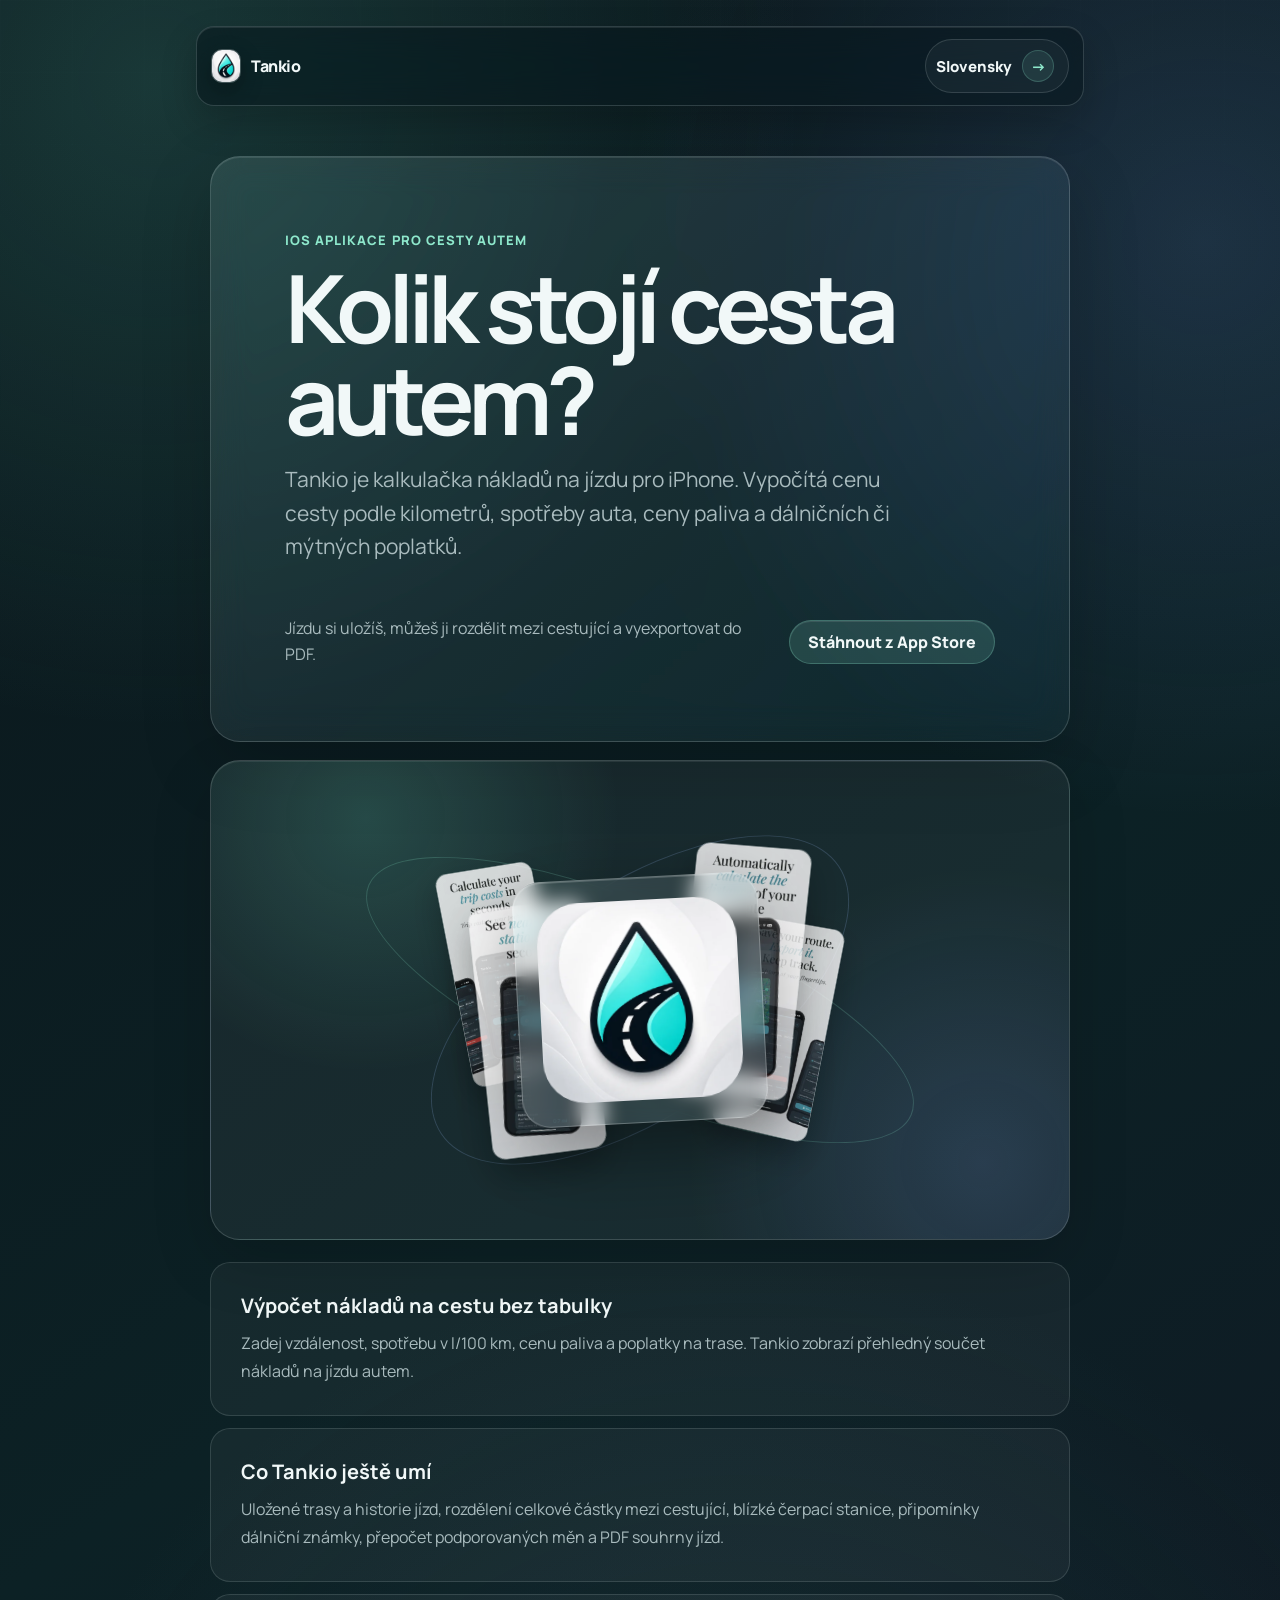
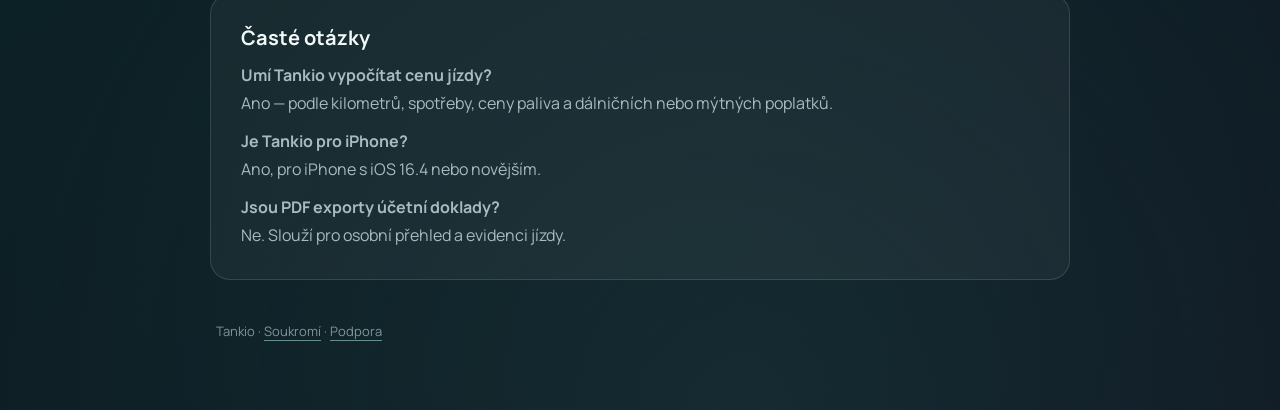
<file: tankio/cs/index.html>
<!DOCTYPE html>
<html lang="cs">
<head>
  <meta charset="UTF-8" />
  <meta name="viewport" content="width=device-width, initial-scale=1.0" />
  <meta name="description" content="Tankio je iPhone aplikace pro výpočet ceny jízdy autem: kilometry, spotřeba, cena paliva, dálniční poplatky, rozdělení nákladů a PDF souhrn." />
  <meta name="robots" content="index, follow" />
  <meta name="theme-color" content="#0a100d" />
  <link rel="canonical" href="https://www.nagymart.in/tankio/cs/" />
  <link rel="alternate" hreflang="sk" href="https://www.nagymart.in/tankio/sk/" />
  <link rel="alternate" hreflang="cs" href="https://www.nagymart.in/tankio/cs/" />
  <link rel="alternate" hreflang="x-default" href="https://www.nagymart.in/tankio/sk/" />
  <title>Tankio – kalkulačka ceny jízdy pro iPhone</title>
  <link rel="icon" type="image/svg+xml" href="../../favicon.svg" />
  <link rel="preconnect" href="https://fonts.googleapis.com" />
  <link rel="preconnect" href="https://fonts.gstatic.com" crossorigin />
  <link href="https://fonts.googleapis.com/css2?family=Manrope:wght@400;600;700;800&display=swap" rel="stylesheet" />
  <link rel="stylesheet" href="../tankio.css?v=20261123-2" />
  <script type="application/ld+json">
  {
    "@context":"https://schema.org",
    "@type":"SoftwareApplication",
    "name":"Tankio",
    "applicationCategory":"TravelApplication",
    "operatingSystem":"iOS 16.4 nebo novější",
    "inLanguage":"cs",
    "url":"https://www.nagymart.in/tankio/cs/",
    "downloadUrl":"https://apps.apple.com/cz/app/tankio-n%C3%A1klady-na-cestu/id6789161026?l=cs",
    "image":"https://www.nagymart.in/app-icon.webp",
    "description":"iPhone aplikace pro výpočet ceny jízdy podle kilometrů, spotřeby, ceny paliva a dálničních poplatků.",
    "featureList":"výpočet ceny jízdy, náklady na palivo, dálniční poplatky, rozdělení nákladů mezi cestující, uložené jízdy, PDF export, blízké čerpací stanice, připomínky dálniční známky"
  }
  </script>
  <script type="application/ld+json">
  {
    "@context":"https://schema.org",
    "@type":"FAQPage",
    "mainEntity":[
      {"@type":"Question","name":"Umí Tankio vypočítat cenu jízdy autem?","acceptedAnswer":{"@type":"Answer","text":"Ano. Tankio vypočítá náklady podle vzdálenosti v kilometrech, spotřeby auta, ceny paliva a zadaných dálničních nebo mýtných poplatků."}},
      {"@type":"Question","name":"Je Tankio aplikace pro iPhone?","acceptedAnswer":{"@type":"Answer","text":"Ano. Tankio je iOS aplikace pro iPhone s iOS 16.4 nebo novějším."}},
      {"@type":"Question","name":"Co kromě výpočtu ceny jízdy Tankio nabízí?","acceptedAnswer":{"@type":"Answer","text":"Uložené jízdy, rozdělení nákladů mezi cestující, blízké čerpací stanice, PDF souhrny, přepočet podporovaných měn a připomínky platnosti dálniční známky."}}
    ]
  }
  </script>
</head>
<body>
  <main class="wrap">
    <header class="topline">
      <a class="brand" href="https://www.nagymart.in/"><span class="brand-mark"><img src="../app-icon.webp" alt="Ikona aplikace Tankio" width="640" height="640" decoding="async" /></span><span>Tankio</span></a>
      <a class="back-link" href="/tankio/sk/">Slovensky <span class="back-arrow">→</span></a>
    </header>
    <section class="intro">
      <p class="eyebrow">iOS aplikace pro cesty autem</p>
      <h1>Kolik stojí cesta autem?</h1>
      <p class="lead">Tankio je kalkulačka nákladů na jízdu pro iPhone. Vypočítá cenu cesty podle kilometrů, spotřeby auta, ceny paliva a dálničních či mýtných poplatků.</p>
      <div class="contact-strip"><p>Jízdu si uložíš, můžeš ji rozdělit mezi cestující a vyexportovat do PDF.</p><a class="primary-link" href="https://apps.apple.com/cz/app/tankio-n%C3%A1klady-na-cestu/id6789161026?l=cs" target="_blank" rel="noopener noreferrer">Stáhnout z App Store</a></div>
    </section>
    <section class="app-showcase" aria-label="Tankio app screenshots">
      <span class="app-orbit app-orbit-one" aria-hidden="true"></span><span class="app-orbit app-orbit-two" aria-hidden="true"></span>
      <div class="app-carousel" data-app-carousel>
        <img class="app-shot app-shot-1" src="../../tankio-screen-1.webp" alt="" aria-hidden="true" width="420" height="909" loading="lazy" decoding="async" />
        <img class="app-shot app-shot-2" src="../../tankio-screen-2.webp" alt="" aria-hidden="true" width="420" height="909" loading="lazy" decoding="async" />
        <img class="app-shot app-shot-3" src="../../tankio-screen-3.webp" alt="" aria-hidden="true" width="420" height="909" loading="lazy" decoding="async" />
        <img class="app-shot app-shot-4" src="../../tankio-screen-4.webp" alt="" aria-hidden="true" width="420" height="909" loading="lazy" decoding="async" />
        <div class="app-icon-stage"><img src="../app-icon.webp" alt="Tankio app icon" width="640" height="640" loading="lazy" decoding="async" /></div>
      </div>
    </section>
    <section class="document">
      <article class="section"><h2>Výpočet nákladů na cestu bez tabulky</h2><p>Zadej vzdálenost, spotřebu v l/100 km, cenu paliva a poplatky na trase. Tankio zobrazí přehledný součet nákladů na jízdu autem.</p></article>
      <article class="section"><h2>Co Tankio ještě umí</h2><p>Uložené trasy a historie jízd, rozdělení celkové částky mezi cestující, blízké čerpací stanice, připomínky dálniční známky, přepočet podporovaných měn a PDF souhrny jízd.</p></article>
      <article class="section"><h2>Časté otázky</h2><p><strong>Umí Tankio vypočítat cenu jízdy?</strong><br />Ano — podle kilometrů, spotřeby, ceny paliva a dálničních nebo mýtných poplatků.</p><p><strong>Je Tankio pro iPhone?</strong><br />Ano, pro iPhone s iOS 16.4 nebo novějším.</p><p><strong>Jsou PDF exporty účetní doklady?</strong><br />Ne. Slouží pro osobní přehled a evidenci jízdy.</p></article>
    </section>
    <footer class="footer">Tankio · <a href="/tankio/privacy/">Soukromí</a> · <a href="/tankio/support/">Podpora</a></footer>
  </main>
  <script src="../tankio-carousel.js" defer></script>
</body>
</html>
</file>
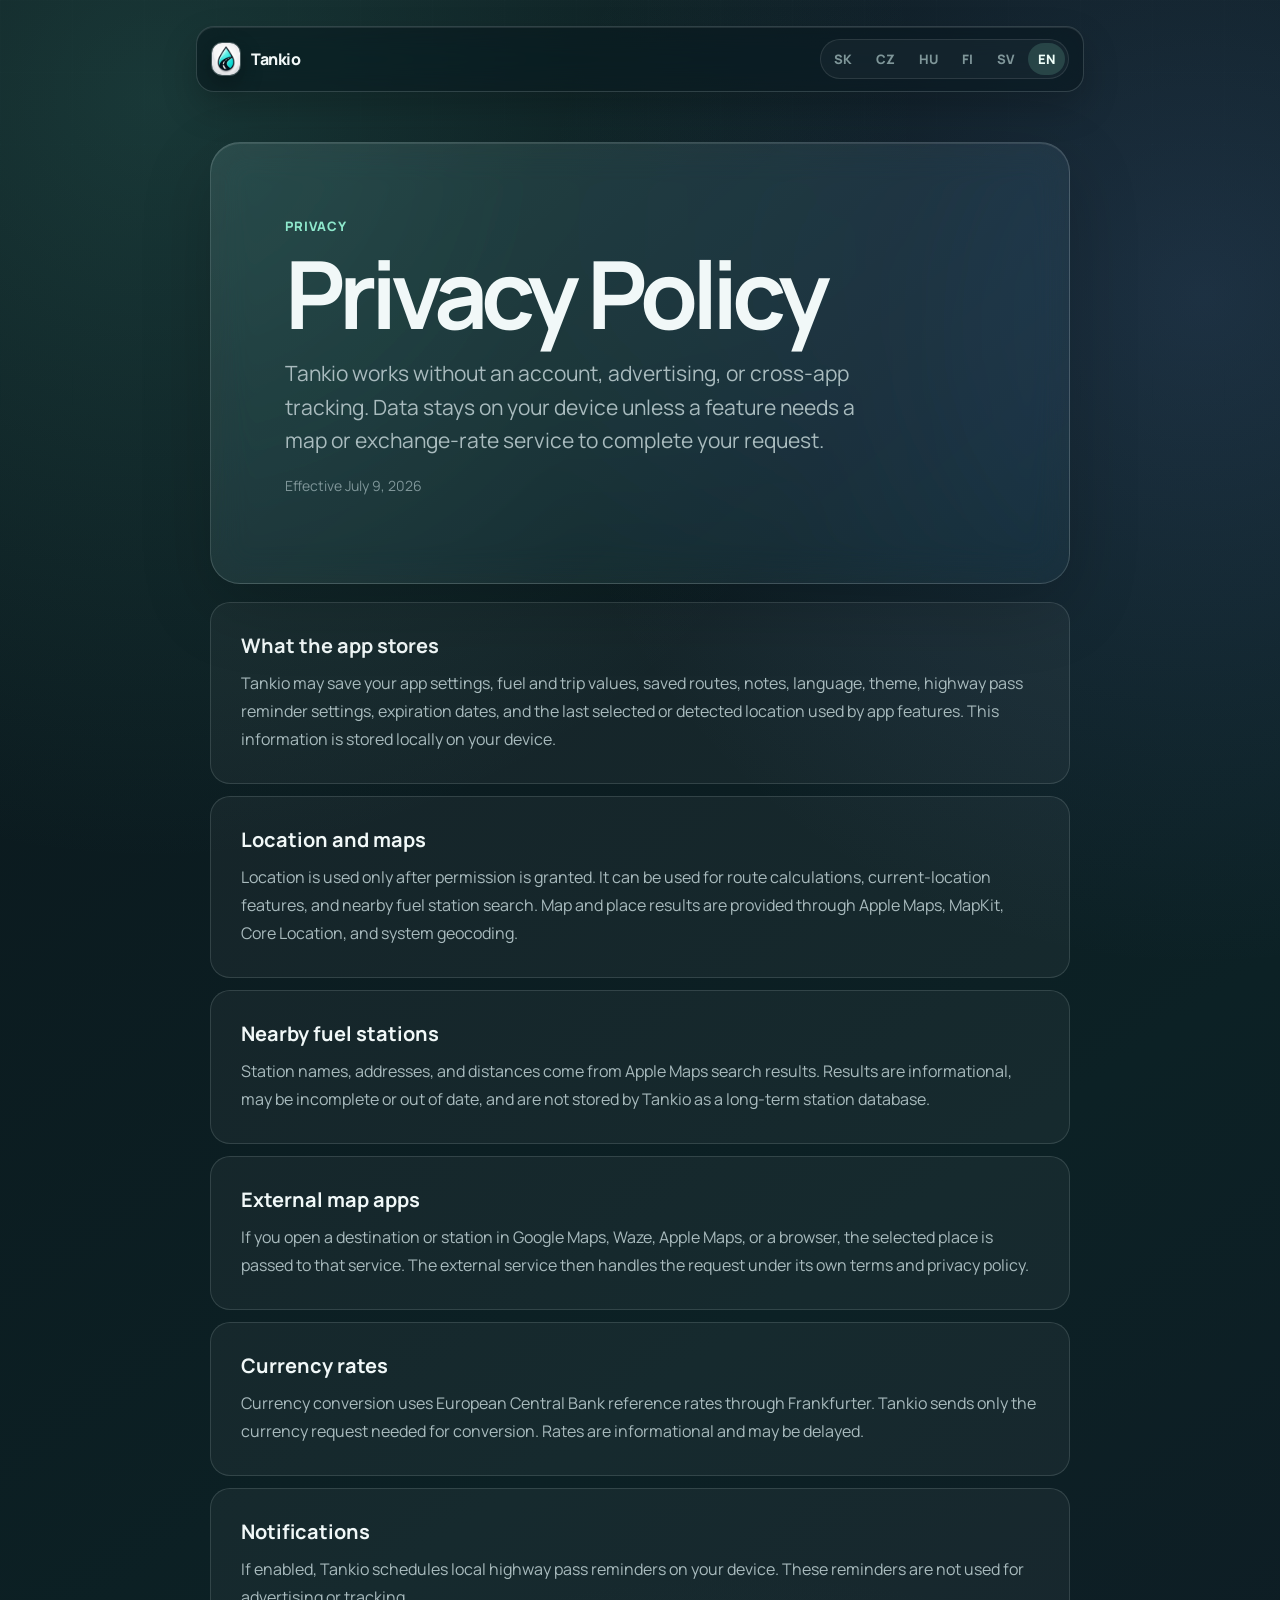
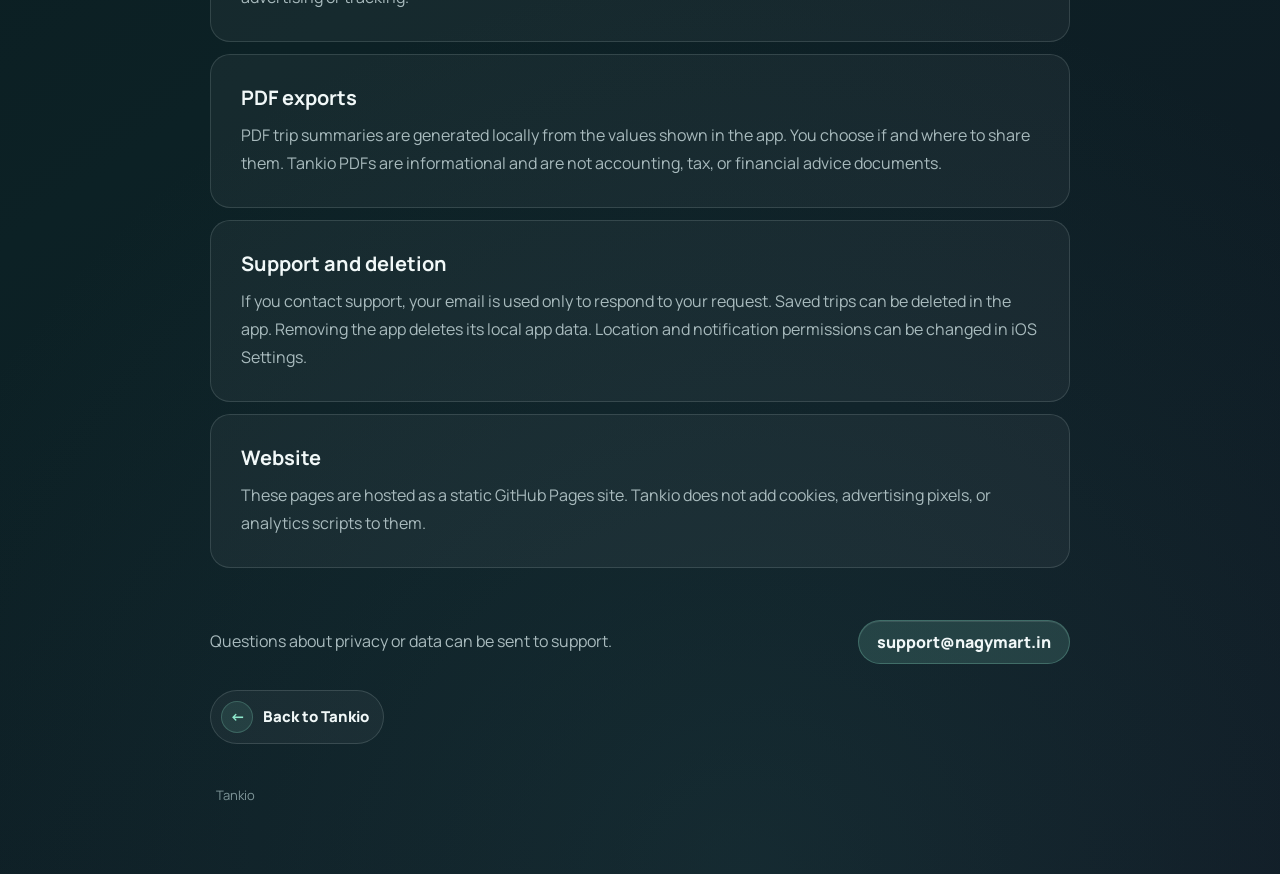
<file: tankio/privacy/index.html>
<!DOCTYPE html>
<html lang="en">
<head>
  <meta charset="UTF-8" />
  <meta name="viewport" content="width=device-width, initial-scale=1.0" />
  <meta name="robots" content="noindex, nofollow" />
  <meta name="description" content="Tankio Privacy Policy." />
  <meta name="theme-color" content="#0a100d" />
  <title>Tankio Privacy Policy</title>
  <link rel="icon" type="image/svg+xml" href="../../favicon.svg" />
  <link rel="preconnect" href="https://fonts.googleapis.com" />
  <link rel="preconnect" href="https://fonts.gstatic.com" crossorigin />
  <link href="https://fonts.googleapis.com/css2?family=Manrope:wght@400;600;700;800&display=swap" rel="stylesheet" />
  <link rel="stylesheet" href="../tankio.css?v=20261123-2" />
</head>
<body data-page="privacy">
  <main class="wrap">
    <header class="topline">
      <a class="brand" href="/tankio/"><span class="brand-mark"><img src="../app-icon.webp" alt="Tankio app icon" width="640" height="640" decoding="async" /></span><span>Tankio</span></a>
      <div class="language-bar" data-language-bar aria-label="Language"></div>
    </header>

    <section class="intro">
      <p class="eyebrow" data-i18n="privacy.eyebrow">Privacy</p>
      <h1 data-i18n="privacy.title">Privacy Policy</h1>
      <p class="lead" data-i18n="privacy.lead">Tankio works without an account, advertising, or cross-app tracking. Data stays on your device unless a feature needs a map or exchange-rate service to complete your request.</p>
      <p class="updated" data-i18n="privacy.updated">Effective July 9, 2026</p>
    </section>

    <section class="document" data-sections></section>

    <section class="contact-strip">
      <p data-i18n="privacy.contactText">Questions about privacy or data can be sent to support.</p>
      <a class="primary-link" href="mailto:support@nagymart.in">support@nagymart.in</a>
    </section>

    <nav class="back-nav" aria-label="Back">
      <a class="back-link" href="/tankio/">
        <span class="back-arrow" aria-hidden="true">←</span>
        <span data-i18n="privacy.backLink">Back to Tankio</span>
      </a>
    </nav>

    <footer class="footer">Tankio</footer>
  </main>
  <script src="../tankio.js" defer></script>
</body>
</html>
</file>
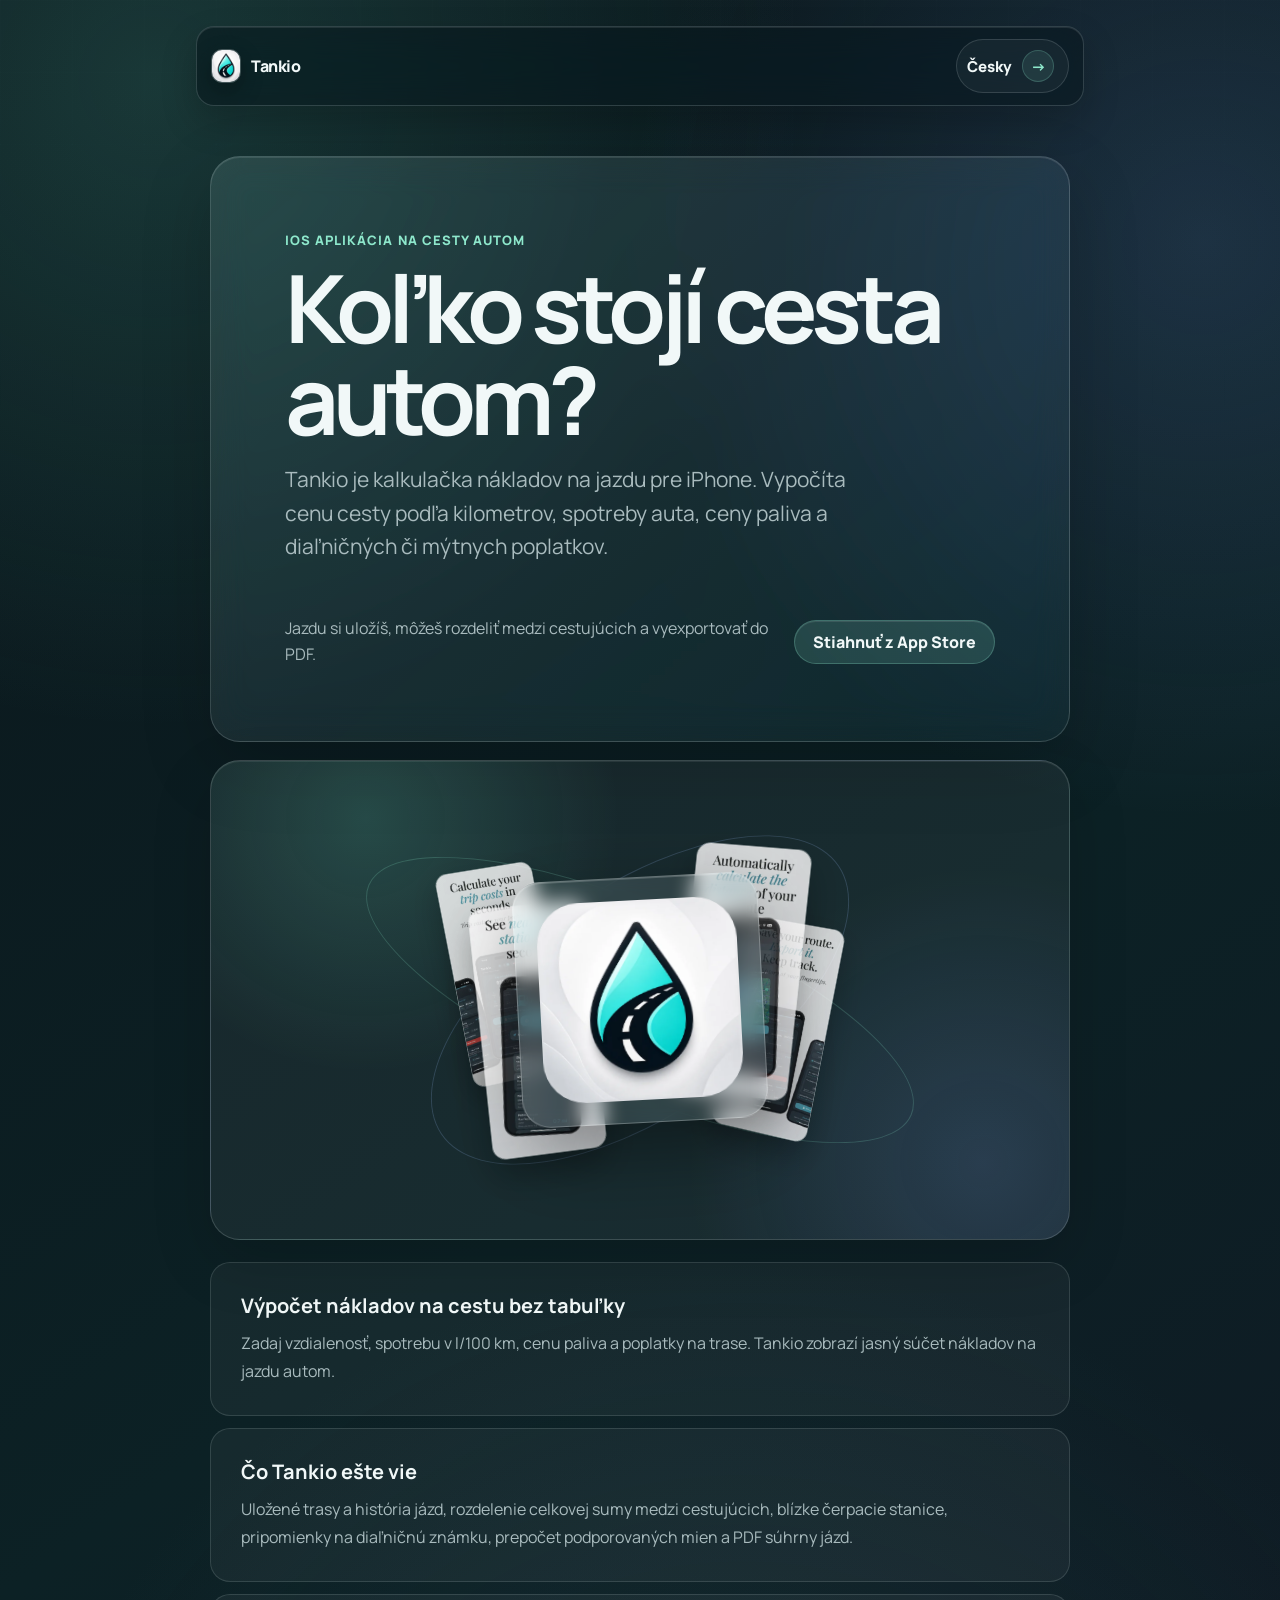
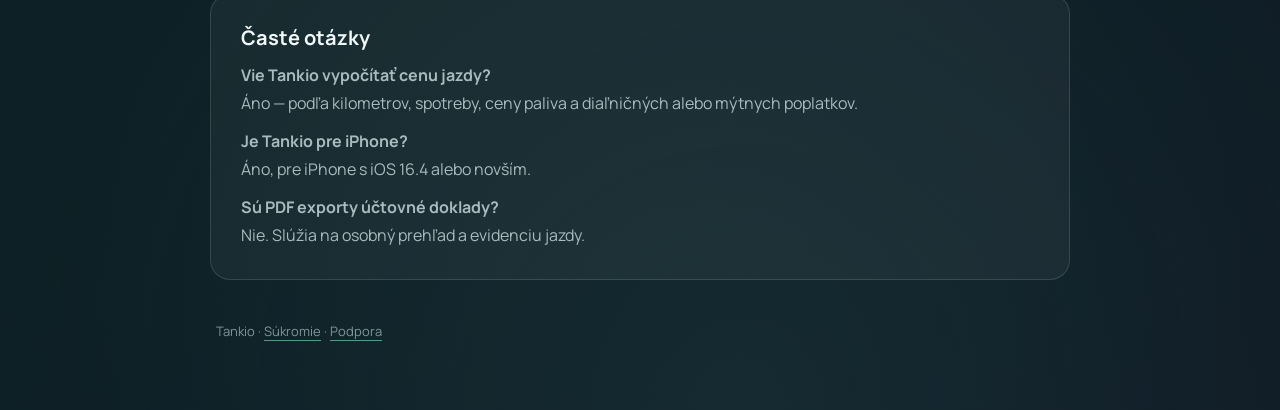
<file: tankio/sk/index.html>
<!DOCTYPE html>
<html lang="sk">
<head>
  <meta charset="UTF-8" />
  <meta name="viewport" content="width=device-width, initial-scale=1.0" />
  <meta name="description" content="Tankio je iPhone aplikácia na výpočet ceny jazdy autom: kilometre, spotreba, cena paliva, diaľničné poplatky, rozdelenie nákladov a PDF súhrn." />
  <meta name="robots" content="index, follow" />
  <meta name="theme-color" content="#0a100d" />
  <link rel="canonical" href="https://www.nagymart.in/tankio/sk/" />
  <link rel="alternate" hreflang="sk" href="https://www.nagymart.in/tankio/sk/" />
  <link rel="alternate" hreflang="cs" href="https://www.nagymart.in/tankio/cs/" />
  <link rel="alternate" hreflang="x-default" href="https://www.nagymart.in/tankio/sk/" />
  <title>Tankio – kalkulačka nákladov na jazdu pre iPhone</title>
  <link rel="icon" type="image/svg+xml" href="../../favicon.svg" />
  <link rel="preconnect" href="https://fonts.googleapis.com" />
  <link rel="preconnect" href="https://fonts.gstatic.com" crossorigin />
  <link href="https://fonts.googleapis.com/css2?family=Manrope:wght@400;600;700;800&display=swap" rel="stylesheet" />
  <link rel="stylesheet" href="../tankio.css?v=20261123-2" />
  <script type="application/ld+json">
  {
    "@context":"https://schema.org",
    "@type":"SoftwareApplication",
    "name":"Tankio",
    "applicationCategory":"TravelApplication",
    "operatingSystem":"iOS 16.4 alebo novší",
    "inLanguage":"sk",
    "url":"https://www.nagymart.in/tankio/sk/",
    "downloadUrl":"https://apps.apple.com/sk/app/tankio-n%C3%A1klady-na-cestu/id6789161026?l=sk",
    "image":"https://www.nagymart.in/app-icon.webp",
    "description":"iPhone aplikácia na výpočet ceny jazdy podľa kilometrov, spotreby, ceny paliva a diaľničných poplatkov.",
    "featureList":"výpočet ceny jazdy, náklady na palivo, diaľničné poplatky, rozdelenie nákladov medzi cestujúcich, uložené jazdy, PDF export, blízke čerpacie stanice, pripomienky na diaľničnú známku"
  }
  </script>
  <script type="application/ld+json">
  {
    "@context":"https://schema.org",
    "@type":"FAQPage",
    "mainEntity":[
      {"@type":"Question","name":"Vie Tankio vypočítať cenu jazdy autom?","acceptedAnswer":{"@type":"Answer","text":"Áno. Tankio vypočíta náklady podľa vzdialenosti v kilometroch, spotreby auta, ceny paliva a zadaných diaľničných alebo mýtnych poplatkov."}},
      {"@type":"Question","name":"Je Tankio aplikácia pre iPhone?","acceptedAnswer":{"@type":"Answer","text":"Áno. Tankio je iOS aplikácia pre iPhone s iOS 16.4 alebo novším."}},
      {"@type":"Question","name":"Čo okrem výpočtu ceny jazdy Tankio ponúka?","acceptedAnswer":{"@type":"Answer","text":"Uložené jazdy, rozdelenie nákladov medzi cestujúcich, blízke čerpacie stanice, PDF súhrny, prepočet podporovaných mien a pripomienky na platnosť diaľničnej známky."}}
    ]
  }
  </script>
</head>
<body>
  <main class="wrap">
    <header class="topline">
      <a class="brand" href="https://www.nagymart.in/"><span class="brand-mark"><img src="../app-icon.webp" alt="Ikona aplikácie Tankio" width="640" height="640" decoding="async" /></span><span>Tankio</span></a>
      <a class="back-link" href="/tankio/cs/">Česky <span class="back-arrow">→</span></a>
    </header>
    <section class="intro">
      <p class="eyebrow">iOS aplikácia na cesty autom</p>
      <h1>Koľko stojí cesta autom?</h1>
      <p class="lead">Tankio je kalkulačka nákladov na jazdu pre iPhone. Vypočíta cenu cesty podľa kilometrov, spotreby auta, ceny paliva a diaľničných či mýtnych poplatkov.</p>
      <div class="contact-strip"><p>Jazdu si uložíš, môžeš rozdeliť medzi cestujúcich a vyexportovať do PDF.</p><a class="primary-link" href="https://apps.apple.com/sk/app/tankio-n%C3%A1klady-na-cestu/id6789161026?l=sk" target="_blank" rel="noopener noreferrer">Stiahnuť z App Store</a></div>
    </section>
    <section class="app-showcase" aria-label="Tankio app screenshots">
      <span class="app-orbit app-orbit-one" aria-hidden="true"></span><span class="app-orbit app-orbit-two" aria-hidden="true"></span>
      <div class="app-carousel" data-app-carousel>
        <img class="app-shot app-shot-1" src="../../tankio-screen-1.webp" alt="" aria-hidden="true" width="420" height="909" loading="lazy" decoding="async" />
        <img class="app-shot app-shot-2" src="../../tankio-screen-2.webp" alt="" aria-hidden="true" width="420" height="909" loading="lazy" decoding="async" />
        <img class="app-shot app-shot-3" src="../../tankio-screen-3.webp" alt="" aria-hidden="true" width="420" height="909" loading="lazy" decoding="async" />
        <img class="app-shot app-shot-4" src="../../tankio-screen-4.webp" alt="" aria-hidden="true" width="420" height="909" loading="lazy" decoding="async" />
        <div class="app-icon-stage"><img src="../app-icon.webp" alt="Tankio app icon" width="640" height="640" loading="lazy" decoding="async" /></div>
      </div>
    </section>
    <section class="document">
      <article class="section"><h2>Výpočet nákladov na cestu bez tabuľky</h2><p>Zadaj vzdialenosť, spotrebu v l/100 km, cenu paliva a poplatky na trase. Tankio zobrazí jasný súčet nákladov na jazdu autom.</p></article>
      <article class="section"><h2>Čo Tankio ešte vie</h2><p>Uložené trasy a história jázd, rozdelenie celkovej sumy medzi cestujúcich, blízke čerpacie stanice, pripomienky na diaľničnú známku, prepočet podporovaných mien a PDF súhrny jázd.</p></article>
      <article class="section"><h2>Časté otázky</h2><p><strong>Vie Tankio vypočítať cenu jazdy?</strong><br />Áno — podľa kilometrov, spotreby, ceny paliva a diaľničných alebo mýtnych poplatkov.</p><p><strong>Je Tankio pre iPhone?</strong><br />Áno, pre iPhone s iOS 16.4 alebo novším.</p><p><strong>Sú PDF exporty účtovné doklady?</strong><br />Nie. Slúžia na osobný prehľad a evidenciu jazdy.</p></article>
    </section>
    <footer class="footer">Tankio · <a href="/tankio/privacy/">Súkromie</a> · <a href="/tankio/support/">Podpora</a></footer>
  </main>
  <script src="../tankio-carousel.js" defer></script>
</body>
</html>
</file>
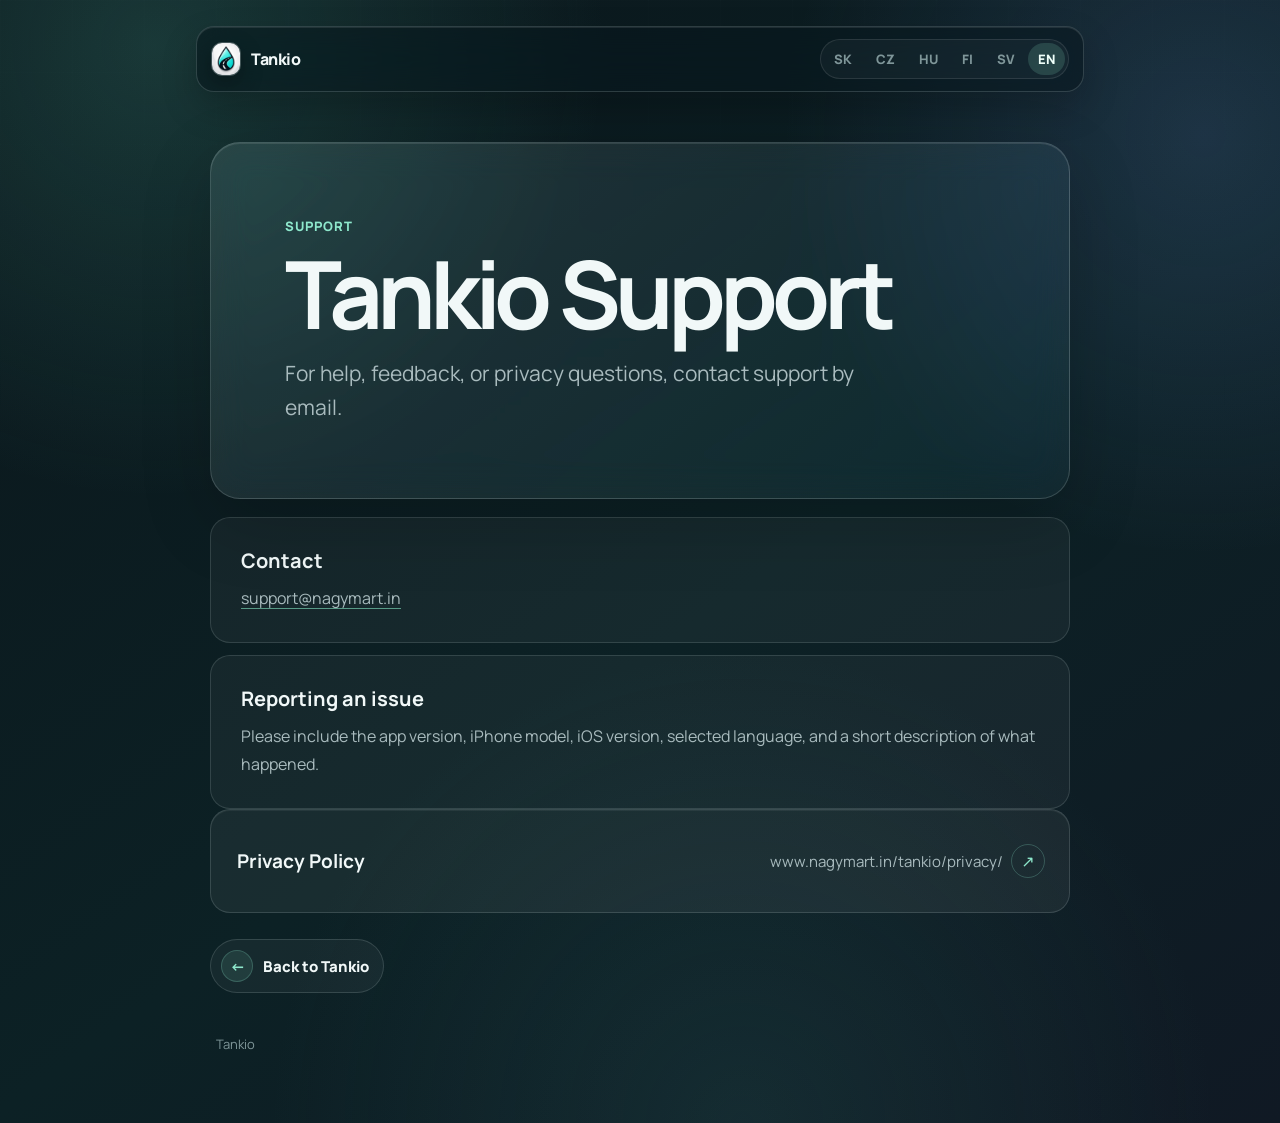
<file: tankio/support/index.html>
<!DOCTYPE html>
<html lang="en">
<head>
  <meta charset="UTF-8" />
  <meta name="viewport" content="width=device-width, initial-scale=1.0" />
  <meta name="robots" content="noindex, nofollow" />
  <meta name="description" content="Tankio support." />
  <meta name="theme-color" content="#0a100d" />
  <title>Tankio Support</title>
  <link rel="icon" type="image/svg+xml" href="../../favicon.svg" />
  <link rel="preconnect" href="https://fonts.googleapis.com" />
  <link rel="preconnect" href="https://fonts.gstatic.com" crossorigin />
  <link href="https://fonts.googleapis.com/css2?family=Manrope:wght@400;600;700;800&display=swap" rel="stylesheet" />
  <link rel="stylesheet" href="../tankio.css?v=20261123-2" />
</head>
<body data-page="support">
  <main class="wrap">
    <header class="topline">
      <a class="brand" href="/tankio/"><span class="brand-mark"><img src="../app-icon.webp" alt="Tankio app icon" width="640" height="640" decoding="async" /></span><span>Tankio</span></a>
      <div class="language-bar" data-language-bar aria-label="Language"></div>
    </header>

    <section class="intro">
      <p class="eyebrow" data-i18n="support.eyebrow">Support</p>
      <h1 data-i18n="support.title">Tankio Support</h1>
      <p class="lead" data-i18n="support.lead">For help, feedback, or privacy questions, contact support by email.</p>
    </section>

    <section class="document">
      <div class="section">
        <h2 data-i18n="support.contactTitle">Contact</h2>
        <p><a href="mailto:support@nagymart.in">support@nagymart.in</a></p>
      </div>

      <div class="section">
        <h2 data-i18n="support.issueTitle">Reporting an issue</h2>
        <p data-i18n="support.issueText">Please include the app version, iPhone model, iOS version, selected language, and a short description of what happened.</p>
      </div>

      <div class="link-list">
        <a class="link-row" href="/tankio/privacy/">
          <strong data-i18n="support.privacyLink">Privacy Policy</strong>
          <span>www.nagymart.in/tankio/privacy/</span>
        </a>
      </div>
    </section>

    <nav class="back-nav" aria-label="Back">
      <a class="back-link" href="/tankio/">
        <span class="back-arrow" aria-hidden="true">←</span>
        <span data-i18n="support.backLink">Back to Tankio</span>
      </a>
    </nav>

    <footer class="footer">Tankio</footer>
  </main>
  <script src="../tankio.js" defer></script>
</body>
</html>
</file>
<file: styles.css>
:root {
  --bg: #f3f0e7;
  --surface: rgba(255, 255, 255, .68);
  --surface-strong: rgba(255, 255, 255, .92);
  --surface-soft: rgba(255, 255, 255, .52);
  --text: #252824;
  --muted: #6d716a;
  --line: rgba(37, 40, 36, .13);
  --line-strong: rgba(37, 40, 36, .24);
  --accent: #b44937;
  --accent-blue: #6f7f69;
  --accent-dim: rgba(180, 73, 55, .11);
  --display: "Space Grotesk", sans-serif;
  --body: "DM Sans", sans-serif;
  --mono: "JetBrains Mono", monospace;
  --shadow: 0 24px 80px rgba(64, 52, 40, .12);
}

* { box-sizing: border-box; }
html { scroll-behavior: smooth; color-scheme: light; }
body {
  position: relative;
  isolation: isolate;
  margin: 0;
  color: var(--text);
  background:
    radial-gradient(circle at 8% 0%, rgba(173, 119, 80, .1), transparent 31%),
    radial-gradient(circle at 92% 26%, rgba(111, 127, 105, .09), transparent 28%),
    var(--bg);
  font-family: var(--body);
  font-size: 16px;
  line-height: 1.6;
  overflow-x: hidden;
}
body::before {
  content: "";
  position: fixed;
  z-index: 0;
  inset: 0;
  pointer-events: none;
  opacity: .42;
  background-image:
    linear-gradient(rgba(37, 40, 36, .035) 1px, transparent 1px),
    linear-gradient(90deg, rgba(37, 40, 36, .035) 1px, transparent 1px);
  background-size: 64px 64px;
  mask-image: linear-gradient(to bottom, black, transparent 82%);
}
main, .site-footer { position: relative; z-index: 2; }
a { color: inherit; text-decoration: none; }
button { font: inherit; }
img { max-width: 100%; }
.shell { width: min(1180px, calc(100% - 64px)); margin-inline: auto; }

.skip-link {
  position: fixed;
  z-index: 100;
  left: 18px;
  top: -70px;
  padding: 10px 14px;
  border: 1px solid var(--line-strong);
  border-radius: 8px;
  background: var(--surface-strong);
  color: var(--text);
}
.skip-link:focus { top: 18px; }

.scroll-indicator {
  position: fixed;
  z-index: 100;
  inset: 0 0 auto;
  width: 100%;
  height: 2px;
  background: rgba(37, 40, 36, .08);
  pointer-events: none;
}
.scroll-indicator span {
  display: block;
  width: 100%;
  height: 100%;
  background: var(--accent);
  box-shadow: 0 0 12px rgba(180, 73, 55, .28);
  transform: scaleX(0);
  transform-origin: left center;
}


.cursor-tech {
  position: fixed;
  inset: 0;
  z-index: 1;
  pointer-events: none;
  opacity: .94;
  mix-blend-mode: normal;
  transition: opacity .25s ease;
}

body.mouse-effects-paused .cursor-tech {
  opacity: 0;
  visibility: hidden;
}

#cursor-canvas {
  display: block;
  width: 100%;
  height: 100%;
}

.cursor-node,
.cursor-bit,
.cursor-link {
  position: absolute;
  left: 0;
  top: 0;
  pointer-events: none;
  will-change: transform, opacity;
}

.cursor-node {
  width: 14px;
  height: 14px;
  border-radius: 50%;
  background: radial-gradient(circle, rgba(47, 150, 111, .92) 0%, rgba(47, 150, 111, .64) 52%, rgba(47, 150, 111, 0) 100%);
  box-shadow: 0 0 36px rgba(47, 150, 111, .48), 0 0 60px rgba(47, 150, 111, .2);
  filter: blur(.2px);
}

.cursor-bit {
  color: rgba(47, 150, 111, .76);
  font-family: var(--mono);
  font-size: 18px;
  line-height: 1;
  text-shadow: 0 0 18px rgba(47, 150, 111, .28);
}

.cursor-link {
  height: 3px;
  transform-origin: left center;
  background: linear-gradient(90deg, rgba(47, 150, 111, .58), rgba(47, 150, 111, .24), transparent);
  box-shadow: 0 0 18px rgba(47, 150, 111, .24);
}

@media (any-hover: none) {
  .cursor-tech { display: none; }
}

.site-header {
  position: sticky;
  z-index: 20;
  top: 0;
  border-bottom: 1px solid var(--line);
  background: rgba(243, 240, 231, .78);
  backdrop-filter: blur(20px) saturate(120%);
  -webkit-backdrop-filter: blur(20px) saturate(120%);
}
.nav-wrap {
  min-height: 76px;
  display: flex;
  align-items: center;
  justify-content: space-between;
  gap: 28px;
}
.wordmark {
  display: inline-flex;
  align-items: center;
  gap: 12px;
  font-family: var(--display);
  font-weight: 600;
  letter-spacing: -.035em;
}
.wordmark-copy { font-size: 14px; }
.wordmark-copy > span { padding-inline: 4px; color: var(--accent); }
.nav-links { display: flex; gap: 26px; margin-left: auto; }
.nav-links a, .footer-bottom a {
  color: var(--muted);
  font-size: 12px;
  transition: color .2s ease;
}
.nav-links a:hover, .footer-bottom a:hover { color: var(--text); }
.nav-actions { display: flex; align-items: center; gap: 14px; }
.language-switcher {
  display: flex;
  gap: 2px;
  padding: 3px;
  border: 1px solid var(--line);
  border-radius: 10px;
  background: var(--surface-soft);
}
.lang-button {
  min-width: 28px;
  padding: 5px 6px;
  border: 0;
  border-radius: 7px;
  background: transparent;
  color: var(--muted);
  font: 600 8px var(--mono);
  letter-spacing: .04em;
  cursor: pointer;
}
.lang-button:hover { color: var(--text); }
.lang-button.is-active { background: var(--accent); color: #fffaf4; }
.nav-mail {
  display: grid;
  place-items: center;
  width: 36px;
  height: 36px;
  border: 1px solid rgba(180, 73, 55, .3);
  border-radius: 10px;
  background: var(--accent-dim);
  color: var(--accent);
  font-size: 17px;
  transition: transform .2s ease, background .2s ease;
}
.nav-mail:hover { transform: translateY(-2px); background: rgba(180, 73, 55, .17); }

.section-space { padding-top: 132px; padding-bottom: 132px; }
.eyebrow {
  display: flex;
  align-items: center;
  gap: 11px;
  margin: 0 0 24px;
  color: var(--muted);
  font: 500 10px var(--mono);
  letter-spacing: .14em;
  text-transform: uppercase;
}
.eyebrow::before {
  content: "";
  width: 26px;
  height: 1px;
  background: var(--accent);
}
.hero {
  min-height: calc(100svh - 76px);
  display: grid;
  grid-template-columns: minmax(0, 1.08fr) minmax(340px, .92fr);
  align-items: center;
  gap: clamp(52px, 8vw, 118px);
}
.hero-copy { max-width: 690px; }
.hero h1, h2, h3, p { margin-top: 0; }
.hero h1 {
  margin-bottom: 30px;
  color: var(--text);
  font: 600 clamp(50px, 5.7vw, 78px)/.98 var(--display);
  letter-spacing: -.08em;
}
.hero h1 em {
  display: inline-block;
  color: var(--accent);
  font: inherit;
  font-size: .64em;
  font-style: normal;
  letter-spacing: -.04em;
  white-space: nowrap;
}
.accent-word { position: relative; display: inline-block; font-size: 1em; white-space: nowrap; }
.accent-word::after {
  content: "";
  position: absolute;
  left: .04em;
  right: .02em;
  bottom: -.13em;
  height: 2px;
  background: var(--accent-blue);
  box-shadow: 0 0 12px rgba(111, 127, 105, .24);
}
.hero-intro {
  display: grid;
  gap: 10px;
  max-width: 610px;
}
.hero-lead {
  max-width: none;
  margin-bottom: 0;
  color: var(--muted);
  font-size: 15px;
}
.hero-lead-primary { color: var(--text); font-size: 16px; font-weight: 500; }
.hero-actions {
  display: flex;
  align-items: center;
  gap: 25px;
  margin-top: 38px;
}
.button {
  display: inline-flex;
  align-items: center;
  justify-content: center;
  gap: 20px;
  min-height: 50px;
  padding: 0 20px;
  border: 1px solid var(--line-strong);
  border-radius: 12px;
  font-size: 12px;
  font-weight: 700;
  transition: transform .2s ease, border-color .2s ease, background .2s ease;
}
.button:hover { transform: translateY(-3px); }
.button-dark {
  border-color: rgba(180, 73, 55, .34);
  background: var(--accent);
  color: #fffaf4;
}
.button-dark:hover { background: #963b2d; border-color: #963b2d; }
.button-arrow { font-size: 17px; font-weight: 400; line-height: 1; }
.text-link {
  display: inline-flex;
  align-items: center;
  gap: 12px;
  padding-bottom: 4px;
  border-bottom: 1px solid var(--line-strong);
  color: var(--muted);
  font-size: 12px;
  font-weight: 600;
}
.text-link span:last-child { color: var(--accent); font-size: 16px; transition: transform .2s ease; }
.text-link:hover { color: var(--text); }
.text-link:hover span:last-child { transform: translateY(3px); }

.hero-visual { position: relative; width: 100%; max-width: 460px; justify-self: end; }
.hero-tilt-window {
  position: relative;
  width: 100%;
  transform-style: preserve-3d;
}
.portrait-frame {
  position: relative;
  width: min(100%, 430px);
  margin-left: auto;
  aspect-ratio: .88;
  overflow: hidden;
  border: 1px solid var(--line-strong);
  border-radius: 24px;
  background: var(--surface-strong);
  box-shadow: var(--shadow);
}
.portrait-frame::after {
  content: "";
  position: absolute;
  inset: 0;
  background: linear-gradient(to top, rgba(8, 11, 18, .68), transparent 40%);
  pointer-events: none;
}
.portrait-frame img {
  width: 100%;
  height: 100%;
  object-fit: cover;
  object-position: 50% 32%;
  filter: saturate(.68) contrast(1.06);
  transform: scale(1.02);
  transition: transform .7s cubic-bezier(.2, .75, .25, 1), filter .7s ease;
}

@media (min-width: 901px) and (any-hover: hover) and (any-pointer: fine) and (prefers-reduced-motion: no-preference) {
  .hero-visual { perspective: 1200px; }
  .hero-tilt-window {
    --tilt-x: 0deg;
    --tilt-y: 0deg;
    --tilt-lift: 0px;
    transform: translate3d(0, var(--tilt-lift), 0) rotateX(var(--tilt-x)) rotateY(var(--tilt-y));
    transform-origin: 50% 50%;
    will-change: transform;
  }
  .portrait-frame {
    transform: translateZ(0);
    transition: border-color .45s ease, box-shadow .45s ease;
  }
  .hero-tilt-window.is-tilting .portrait-frame {
    border-color: rgba(111, 127, 105, .38);
    box-shadow: 0 30px 76px rgba(30, 33, 28, .18), 0 8px 24px rgba(30, 33, 28, .1);
  }
  .hero-tilt-window.is-tilting .portrait-frame img {
    filter: saturate(.84) contrast(1.08) brightness(1.09);
    transform: scale(1.035);
  }
  .hero-note {
    transform: translateZ(42px);
    will-change: transform;
  }
}
.hero-note {
  position: absolute;
  z-index: 4;
  left: -34px;
  bottom: 30px;
  width: 194px;
  padding: 17px 18px;
  border: 1px solid var(--line-strong);
  border-radius: 14px;
  background: rgba(255, 255, 255, .82);
  box-shadow: 0 18px 45px rgba(64, 52, 40, .16);
  backdrop-filter: blur(16px);
  -webkit-backdrop-filter: blur(16px);
}
.note-label {
  display: block;
  margin-bottom: 13px;
  color: var(--accent);
  font: 500 9px var(--mono);
  letter-spacing: .13em;
  text-transform: uppercase;
}
.hero-note strong {
  display: block;
  color: var(--text);
  font: 600 15px/1.2 var(--display);
  letter-spacing: -.035em;
}
.status-pulse {
  position: absolute;
  top: 17px;
  right: 17px;
  width: 7px;
  height: 7px;
  border-radius: 50%;
  background: var(--accent);
  box-shadow: 0 0 0 5px rgba(180, 73, 55, .08), 0 0 16px rgba(180, 73, 55, .3);
  animation: status-pulse 2.8s ease-in-out infinite;
}
@keyframes status-pulse {
  50% { opacity: .55; transform: scale(.82); }
}

.ticker {
  overflow: hidden;
  padding: 17px 0;
  border-top: 1px solid var(--line);
  border-bottom: 1px solid var(--line);
  background: #292c27;
}
.ticker-track {
  display: flex;
  width: max-content;
  align-items: center;
  animation: marquee 44s linear infinite;
  color: #d2d4ce;
  font: 500 11px var(--mono);
  letter-spacing: .03em;
  will-change: transform;
}
.ticker-group { display: flex; flex: 0 0 auto; align-items: center; gap: 25px; padding-right: 25px; }
.ticker-track i { color: var(--accent); font-style: normal; font-size: 13px; }
@keyframes marquee { to { transform: translateX(-50%); } }

.section-intro { max-width: 760px; }
.section-intro h2, .tankio-copy h2, .contact-panel h2 {
  margin-bottom: 0;
  color: var(--text);
  font: 600 clamp(40px, 5.5vw, 72px)/1 var(--display);
  letter-spacing: -.065em;
}
.section-intro h2 em, .tankio-copy h2 em, .contact-panel h2 em {
  color: var(--muted);
  font: inherit;
  font-style: normal;
}
.work-section .section-intro h2 em { color: var(--accent); }
.services-section .section-intro h2 em { color: var(--accent); }

.service-grid {
  display: grid;
  grid-template-columns: repeat(2, minmax(0, 1fr));
  gap: 14px;
  margin-top: 64px;
}
.service-card {
  --card-accent: var(--accent);
  position: relative;
  display: flex;
  flex-direction: column;
  min-height: 340px;
  padding: 30px;
  overflow: hidden;
  border: 1px solid var(--line);
  border-radius: 18px;
  background: linear-gradient(145deg, rgba(255, 255, 255, .062), rgba(255, 255, 255, .022));
  box-shadow: 0 18px 50px rgba(0, 0, 0, .13);
  backdrop-filter: blur(12px);
  -webkit-backdrop-filter: blur(12px);
  transition: transform .28s ease, border-color .28s ease, background .28s ease, box-shadow .28s ease;
}
.service-card:nth-child(2) { --card-accent: var(--accent-blue); }
.service-card:nth-child(3) { --card-accent: #9a7638; }
.service-card:nth-child(4) { --card-accent: #59645e; }
.service-card::before {
  content: "";
  position: absolute;
  top: 0;
  left: 30px;
  width: 48px;
  height: 1px;
  background: var(--card-accent);
  box-shadow: 0 0 18px color-mix(in srgb, var(--card-accent) 60%, transparent);
}
.service-card::after {
  content: "0101_0011";
  position: absolute;
  right: 24px;
  bottom: 19px;
  color: rgba(37, 40, 36, .05);
  font: 500 24px var(--mono);
  letter-spacing: .04em;
  pointer-events: none;
}
.service-card:nth-child(2)::after { content: "0110_1010"; }
.service-card:nth-child(3)::after { content: "0011_1100"; }
.service-card:nth-child(4)::after { content: "1010_0101"; }
.service-card:hover {
  transform: translateY(-5px);
  border-color: color-mix(in srgb, var(--card-accent) 42%, transparent);
  background: linear-gradient(145deg, rgba(255, 255, 255, .085), rgba(255, 255, 255, .03));
  box-shadow: 0 24px 64px rgba(0, 0, 0, .22);
}
.service-icon {
  display: grid;
  place-items: center;
  width: 52px;
  height: 52px;
  margin-bottom: 58px;
  border: 1px solid color-mix(in srgb, var(--card-accent) 42%, transparent);
  border-radius: 13px;
  background: color-mix(in srgb, var(--card-accent) 8%, transparent);
  color: var(--card-accent);
  transition: transform .28s ease, background .28s ease;
}
.service-card:hover .service-icon { transform: translateY(-3px); background: color-mix(in srgb, var(--card-accent) 13%, transparent); }
.icon-screen { position: relative; }
.icon-screen::before { content: ""; width: 27px; height: 18px; border: 1px solid currentColor; border-radius: 2px; }
.icon-screen::after { content: ""; position: absolute; width: 13px; border-top: 1px solid currentColor; bottom: 14px; }
.icon-phone::before { content: ""; width: 15px; height: 28px; border: 1px solid currentColor; border-radius: 3px; }
.icon-phone::after { content: ""; position: absolute; bottom: 13px; width: 2px; height: 2px; border-radius: 50%; background: currentColor; }
.icon-cursor { font-size: 22px; }
.icon-code { font: 600 14px var(--mono); letter-spacing: -.12em; }
.service-card h3 {
  margin-bottom: 11px;
  color: var(--text);
  font: 600 clamp(24px, 2.4vw, 31px)/1.05 var(--display);
  letter-spacing: -.055em;
}
.service-card p {
  max-width: 430px;
  margin-bottom: auto;
  color: var(--muted);
  font-size: 13px;
}
.tag-row { display: flex; flex-wrap: wrap; gap: 7px; margin-top: 24px; }
.tag-row span {
  padding: 5px 8px;
  border: 1px solid var(--line);
  border-radius: 7px;
  color: var(--muted);
  font: 400 9px var(--mono);
}

.work-section {
  border-top: 1px solid var(--line);
  border-bottom: 1px solid var(--line);
  background: rgba(255, 255, 255, .016);
}
.section-intro-row { max-width: none; }
.timeline { margin-top: 76px; border-top: 1px solid var(--line); }
.timeline-item {
  display: grid;
  grid-template-columns: 205px 1fr 28px;
  align-items: start;
  gap: 30px;
  padding: 27px 20px;
  border-bottom: 1px solid var(--line);
  transition: background .22s ease, padding .22s ease;
}
.timeline-item:hover {
  padding-left: 30px;
  padding-right: 30px;
  background: rgba(255, 255, 255, .5);
}
.timeline-date { padding-top: 4px; color: var(--muted); font: 400 10px var(--mono); white-space: nowrap; }
.timeline-company {
  display: block;
  margin-bottom: 8px;
  color: var(--accent);
  font: 500 9px var(--mono);
  letter-spacing: .1em;
  text-transform: uppercase;
}
.timeline-main h3 {
  margin-bottom: 7px;
  color: var(--text);
  font: 600 25px/1.1 var(--display);
  letter-spacing: -.05em;
}
.timeline-main p { margin-bottom: 0; color: var(--muted); font-size: 13px; }
.timeline-company-row { display: flex; flex-wrap: wrap; align-items: center; gap: 8px; margin-bottom: 8px; }
.timeline-company-row .timeline-company { margin-bottom: 0; }
.timeline-type {
  padding: 4px 7px;
  border: 1px solid rgba(180, 73, 55, .22);
  border-radius: 999px;
  color: var(--accent);
  font: 500 8px var(--mono);
  letter-spacing: .04em;
  text-transform: uppercase;
}
.timeline-main .timeline-location { margin: 0 0 11px; color: var(--muted); font: 400 9px var(--mono); letter-spacing: .015em; }
.timeline-main .timeline-summary { max-width: 720px; color: var(--text); line-height: 1.55; }
.timeline-skills { display: flex; flex-wrap: wrap; gap: 6px; margin-top: 15px; }
.timeline-skills span {
  padding: 5px 8px;
  border: 1px solid var(--line);
  border-radius: 7px;
  background: rgba(255, 255, 255, .34);
  color: var(--muted);
  font: 400 9px var(--mono);
}
.timeline-marker {
  justify-self: end;
  width: 7px;
  height: 7px;
  margin-top: 10px;
  border-radius: 50%;
  background: rgba(255, 255, 255, .15);
  transition: background .2s ease, box-shadow .2s ease;
}
.timeline-item:hover .timeline-marker { background: var(--accent); box-shadow: 0 0 12px rgba(180, 73, 55, .3); }

.tankio-card {
  display: grid;
  grid-template-columns: minmax(320px, .88fr) minmax(0, 1.12fr);
  min-height: 560px;
  overflow: hidden;
  border: 1px solid var(--line-strong);
  border-radius: 22px;
  background: rgba(255, 255, 255, .7);
  box-shadow: var(--shadow);
  backdrop-filter: blur(16px);
  -webkit-backdrop-filter: blur(16px);
}
.tankio-art {
  position: relative;
  display: grid;
  place-items: center;
  min-height: 560px;
  overflow: hidden;
  border-right: 1px solid var(--line);
  background: #303a32;
}
.tankio-showcase {
  position: relative;
  z-index: 2;
  display: grid;
  place-items: center;
  width: min(430px, 100%);
  aspect-ratio: 1;
  transform-style: preserve-3d;
}
.tankio-stage {
  position: relative;
  z-index: 5;
  display: grid;
  place-items: center;
  width: min(300px, 67%);
  aspect-ratio: 1;
  padding: 0;
  border: 1px solid rgba(255, 255, 255, .15);
  border-radius: 27px;
  background: rgba(255, 255, 255, .12);
  box-shadow: 0 26px 70px rgba(0, 0, 0, .34);
  transform: rotate(-3deg);
  transition: transform .72s cubic-bezier(.2, .8, .2, 1), border-color .45s ease, box-shadow .45s ease;
  backdrop-filter: blur(10px);
  transform-style: preserve-3d;
}
.tankio-stage::after {
  content: "";
  position: absolute;
  inset: 0;
  z-index: 2;
  border-radius: inherit;
  background: radial-gradient(circle at var(--tilt-glow-x, 50%) var(--tilt-glow-y, 50%), rgba(255, 255, 255, .2), transparent 34%);
  opacity: 0;
  pointer-events: none;
  transition: opacity .4s ease;
}
.tankio-icon { position: absolute; inset: 22px; z-index: 1; display: block; width: calc(100% - 44px); height: calc(100% - 44px); min-width: 0; min-height: 0; object-fit: cover; border-radius: 21%; }
.tankio-screen { display: none; height: auto; }

@media (min-width: 901px) and (any-hover: hover) and (any-pointer: fine) and (prefers-reduced-motion: no-preference) {
  .tankio-art { perspective: 1200px; }
  .tankio-showcase {
    --tilt-x: 0deg;
    --tilt-y: 0deg;
    --tilt-lift: 0px;
    transform: translate3d(0, var(--tilt-lift), 0) rotateX(var(--tilt-x)) rotateY(var(--tilt-y));
    transform-origin: 50% 50%;
    will-change: transform;
  }
  .tankio-screen {
    position: absolute;
    top: 50%;
    left: 50%;
    z-index: 1;
    display: block;
    width: clamp(112px, 10vw, 138px);
    aspect-ratio: 946 / 2048;
    border: 1px solid rgba(255, 255, 255, .5);
    border-radius: 17px;
    object-fit: cover;
    opacity: 0;
    box-shadow: 0 22px 48px rgba(0, 0, 0, .34);
    transform: translate3d(-50%, -50%, -100px) scale(.58);
    transform-origin: 50% 50%;
    transition: transform .82s cubic-bezier(.18, .78, .2, 1), opacity .34s ease;
    pointer-events: none;
    will-change: transform, opacity;
  }
  .tankio-screen-1 { transition-delay: 0s; }
  .tankio-screen-2 { transition-delay: .045s; }
  .tankio-screen-3 { transition-delay: .075s; }
  .tankio-screen-4 { transition-delay: .12s; }
  .tankio-showcase.is-tilting .tankio-stage {
    border-color: rgba(255, 255, 255, .28);
    box-shadow: 0 34px 82px rgba(0, 0, 0, .42), 0 10px 28px rgba(0, 0, 0, .24);
    transform: translateZ(68px) rotateZ(-1deg) scale(1.025);
  }
  .tankio-showcase.is-tilting .tankio-stage::after { opacity: .72; }
  .tankio-showcase.is-tilting .tankio-screen { opacity: .92; }
  .tankio-showcase.is-tilting .tankio-screen-1 { transform: translate3d(calc(-50% - 222px), calc(-50% - 36px), -76px) rotateY(18deg) rotateZ(-12deg) scale(.74); }
  .tankio-showcase.is-tilting .tankio-screen-2 { transform: translate3d(calc(-50% - 160px), calc(-50% + 29px), -22px) rotateY(12deg) rotateZ(-7deg) scale(.82); }
  .tankio-showcase.is-tilting .tankio-screen-3 { transform: translate3d(calc(-50% + 160px), calc(-50% - 28px), -22px) rotateY(-12deg) rotateZ(7deg) scale(.82); }
  .tankio-showcase.is-tilting .tankio-screen-4 { transform: translate3d(calc(-50% + 222px), calc(-50% + 37px), -76px) rotateY(-18deg) rotateZ(12deg) scale(.74); }
}
.tankio-route {
  position: absolute;
  border: 1px solid rgba(180, 73, 55, .2);
  border-radius: 50%;
  transform: rotate(-25deg);
}
.route-one { width: 480px; height: 210px; }
.route-two { width: 610px; height: 278px; transform: rotate(40deg); }
.tankio-copy {
  display: flex;
  flex-direction: column;
  align-items: flex-start;
  justify-content: center;
  padding: clamp(38px, 6vw, 82px);
}
.tankio-copy h2 { margin-bottom: 26px; }
.tankio-copy h2 em { color: var(--accent); }
.tankio-copy > p { max-width: 480px; margin-bottom: 25px; color: var(--muted); font-size: 15px; }
.tankio-points { display: flex; flex-wrap: wrap; gap: 8px; margin-bottom: 36px; }
.tankio-points > span {
  padding: 7px 10px;
  border: 1px solid var(--line);
  border-radius: 8px;
  background: var(--surface-soft);
  color: var(--muted);
  font: 400 9px var(--mono);
}
.tankio-points b { font-weight: 500; }

.contact-panel {
  position: relative;
  display: flex;
  align-items: end;
  justify-content: space-between;
  gap: 50px;
  overflow: hidden;
  padding: clamp(40px, 6vw, 82px);
  border: 1px solid var(--line-strong);
  border-radius: 22px;
  background: rgba(255, 255, 255, .64);
  box-shadow: var(--shadow);
  backdrop-filter: blur(16px);
  -webkit-backdrop-filter: blur(16px);
}
.contact-panel::after {
  content: "01000011 01001111 01001110 01010100 01000001 01000011 01010100";
  position: absolute;
  right: -30px;
  top: 18px;
  color: rgba(180, 73, 55, .065);
  font: 500 18px var(--mono);
  letter-spacing: .08em;
  white-space: nowrap;
  pointer-events: none;
}
.contact-panel h2 { font-size: clamp(46px, 6.8vw, 88px); }
.contact-panel h2 em { color: var(--accent); }
.contact-side { width: min(100%, 330px); }
.contact-side p { color: var(--muted); font-size: 14px; }
.contact-email {
  display: flex;
  align-items: center;
  justify-content: space-between;
  gap: 14px;
  padding: 15px 0;
  border-top: 1px solid var(--line-strong);
  border-bottom: 1px solid var(--line-strong);
  color: var(--text);
  font: 500 13px var(--mono);
  letter-spacing: -.035em;
}
.contact-email span { color: var(--accent); font-size: 19px; }
.contact-linkedin {
  display: inline-block;
  margin-top: 15px;
  padding-bottom: 2px;
  border-bottom: 1px solid var(--line-strong);
  color: var(--muted);
  font-size: 12px;
}
.contact-linkedin:hover { color: var(--text); }

.contact-title-line { display: block; }
.contact-title-line-1 { white-space: nowrap; }
.contact-title-line-3 { display: none; }

.contact-title-trigger {
  appearance: none;
  display: inline;
  position: relative;
  margin: 0;
  padding: 0;
  border: 0;
  background: transparent;
  color: inherit;
  font: inherit;
  font-size: inherit;
  font-weight: inherit;
  line-height: inherit;
  letter-spacing: inherit;
  white-space: nowrap;
  vertical-align: baseline;
  cursor: pointer;
  --unlock-progress: 0;
  transition: color 220ms ease, text-shadow 220ms ease;
}
.contact-title-trigger::after { display: none; }
.contact-title-trigger:hover { color: var(--accent); }
.contact-title-trigger.is-probing {
  color: var(--accent);
  text-shadow: 0 0 18px rgba(180, 73, 55, .18);
}
.contact-title-trigger[aria-expanded="true"] { pointer-events: none; }

.contact-game {
  position: absolute;
  inset: 0;
  z-index: 4;
  display: flex;
  align-items: flex-end;
  justify-content: flex-start;
  padding: clamp(12px, 1.8vw, 20px);
  pointer-events: none;
}
.contact-game .binary-runner {
  position: absolute;
  inset: 0;
  max-width: none;
  margin: 0;
  overflow: hidden;
  border-radius: inherit;
  border: 1px solid rgba(255, 255, 255, .2);
  background:
    linear-gradient(145deg, rgba(46, 53, 45, .78), rgba(62, 66, 58, .66)),
    rgba(45, 51, 43, .64);
  box-shadow: inset 0 1px 0 rgba(255, 255, 255, .1), inset 0 -30px 80px rgba(20, 24, 20, .12);
  backdrop-filter: blur(18px) saturate(82%);
  -webkit-backdrop-filter: blur(18px) saturate(82%);
  text-align: left;
  pointer-events: auto;
}
.contact-game .binary-runner[hidden] { display: none; }
.binary-runner-head {
  position: absolute;
  z-index: 2;
  top: 10px;
  left: 14px;
  right: 14px;
  display: flex;
  justify-content: space-between;
  gap: 14px;
  color: rgba(247, 250, 246, .68);
  font: 600 12px var(--mono);
  pointer-events: none;
}
.binary-runner-score { color: rgba(184, 224, 198, .92); }
.binary-runner-meta { color: #f09b82; text-align: right; }
.binary-runner-canvas {
  display: block;
  width: 100%;
  height: 100%;
  min-height: 330px;
  cursor: pointer;
  touch-action: none;
}
.binary-runner-state { display: none; }
.game-mobile-hint { display: none; }
body.game-focus .contact-panel > :not(.contact-game) {
  opacity: 0;
  visibility: hidden;
}

@media (max-width: 620px) {
  .contact-panel.mobile-game-active {
    min-height: clamp(360px, 62svh, 520px) !important;
    padding: 0;
  }
  .contact-panel.mobile-game-active .contact-game { padding: 0; }
  .contact-panel.mobile-game-active .binary-runner {
    border-radius: 17px;
    touch-action: none;
    user-select: none;
    -webkit-user-select: none;
  }
  .contact-panel.mobile-game-active .binary-runner-head {
    top: 12px;
    left: 13px;
    right: 13px;
    gap: 8px;
    font-size: 10px;
  }
  .contact-panel.mobile-game-active .binary-runner-canvas {
    height: 100%;
    min-height: 0;
  }
  .contact-panel.mobile-game-active .game-mobile-hint {
    position: absolute;
    z-index: 3;
    left: 50%;
    bottom: max(11px, env(safe-area-inset-bottom));
    display: block;
    max-width: calc(100% - 24px);
    padding: 7px 10px;
    border: 1px solid rgba(255, 255, 255, .14);
    border-radius: 999px;
    background: rgba(24, 29, 24, .5);
    color: rgba(247, 250, 246, .72);
    font: 500 8px/1.2 var(--mono);
    letter-spacing: -.01em;
    white-space: nowrap;
    transform: translateX(-50%);
    pointer-events: none;
    backdrop-filter: blur(10px);
  }
  .game-mobile-hint span { display: none; }
  html[lang="sk"] .game-mobile-hint [lang="sk"],
  html[lang="cs"] .game-mobile-hint [lang="cs"],
  html[lang="en"] .game-mobile-hint [lang="en"] { display: inline; }
}

.site-footer { padding: 42px 0 28px; }
.footer-top, .footer-bottom { display: flex; align-items: center; justify-content: space-between; gap: 24px; }
.footer-top { padding-bottom: 36px; }
.footer-bottom {
  padding-top: 17px;
  border-top: 1px solid var(--line);
  color: var(--muted);
  font: 400 10px var(--mono);
}
.footer-up {
  display: grid;
  place-items: center;
  width: 34px;
  height: 34px;
  border: 1px solid var(--line-strong);
  border-radius: 50%;
  color: var(--text) !important;
  font: 500 18px/1 var(--mono) !important;
  transition: transform .2s ease, border-color .2s ease, color .2s ease;
}
.footer-up:hover {
  transform: translateY(-3px);
  border-color: var(--accent-blue);
  color: var(--accent-blue) !important;
}

.reveal {
  opacity: 0;
  filter: blur(5px);
  transform: translateY(16px);
  transition: opacity .7s ease, filter .7s ease, transform .7s cubic-bezier(.2, .7, .2, 1);
}
.reveal.is-visible { opacity: 1; filter: blur(0); transform: translateY(0); }
.reveal-delay { transition-delay: .1s; }
.reveal-delay-1 { transition-delay: .06s; }
.reveal-delay-2 { transition-delay: .12s; }
.reveal-delay-3 { transition-delay: .18s; }

@keyframes tankio-mobile-icon-float {
  from { transform: translate3d(0, 2px, 34px) rotateZ(-3deg) scale(1); }
  to { transform: translate3d(0, -5px, 48px) rotateZ(-1deg) scale(1.014); }
}
@keyframes tankio-mobile-screen-1 {
  from { opacity: .24; transform: translate3d(calc(-50% - 86px), calc(-50% - 10px), -60px) rotateY(7deg) rotateZ(-6deg) scale(.58); }
  to { opacity: .88; transform: translate3d(calc(-50% - 166px), calc(-50% - 31px), -64px) rotateY(12deg) rotateZ(-12deg) scale(.72); }
}
@keyframes tankio-mobile-screen-2 {
  from { opacity: .32; transform: translate3d(calc(-50% - 70px), calc(-50% + 10px), -24px) rotateY(5deg) rotateZ(-4deg) scale(.62); }
  to { opacity: .9; transform: translate3d(calc(-50% - 124px), calc(-50% + 29px), -20px) rotateY(9deg) rotateZ(-7deg) scale(.79); }
}
@keyframes tankio-mobile-screen-3 {
  from { opacity: .32; transform: translate3d(calc(-50% + 70px), calc(-50% - 9px), -24px) rotateY(-5deg) rotateZ(4deg) scale(.62); }
  to { opacity: .9; transform: translate3d(calc(-50% + 124px), calc(-50% - 28px), -20px) rotateY(-9deg) rotateZ(7deg) scale(.79); }
}
@keyframes tankio-mobile-screen-4 {
  from { opacity: .24; transform: translate3d(calc(-50% + 86px), calc(-50% + 11px), -60px) rotateY(-7deg) rotateZ(6deg) scale(.58); }
  to { opacity: .88; transform: translate3d(calc(-50% + 166px), calc(-50% + 32px), -64px) rotateY(-12deg) rotateZ(12deg) scale(.72); }
}

@media (max-width: 900px) {
  .shell { width: min(100% - 40px, 700px); }
  .nav-links { display: none; }
  .hero { grid-template-columns: 1fr; min-height: auto; gap: 68px; padding-top: 100px; }
  .hero-copy { max-width: 650px; }
  .hero-visual { justify-self: center; width: min(100%, 450px); }
  .hero h1 { font-size: clamp(56px, 12vw, 88px); }
  .service-grid { grid-template-columns: 1fr 1fr; }
  .section-intro-row, .contact-panel { align-items: flex-start; flex-direction: column; }
  .contact-side { width: 100%; max-width: 440px; }
  .tankio-card { grid-template-columns: 1fr; }
  .tankio-art { min-height: 430px; border-right: 0; border-bottom: 1px solid var(--line); perspective: 1000px; }
  .tankio-showcase { transform-style: preserve-3d; }
  .tankio-stage {
    animation: tankio-mobile-icon-float 7.8s ease-in-out infinite alternate;
    will-change: transform;
  }
  .tankio-stage::after { opacity: .22; }
  .tankio-screen {
    position: absolute;
    top: 50%;
    left: 50%;
    z-index: 1;
    display: block;
    width: clamp(92px, 27vw, 126px);
    aspect-ratio: 946 / 2048;
    border: 1px solid rgba(255, 255, 255, .46);
    border-radius: 15px;
    object-fit: cover;
    box-shadow: 0 18px 38px rgba(0, 0, 0, .3);
    pointer-events: none;
    transform-origin: 50% 50%;
    will-change: transform, opacity;
  }
  .tankio-screen-1 { animation: tankio-mobile-screen-1 9.6s cubic-bezier(.45, .05, .22, 1) -.8s infinite alternate; }
  .tankio-screen-2 { animation: tankio-mobile-screen-2 8.8s cubic-bezier(.45, .05, .22, 1) -2.1s infinite alternate; }
  .tankio-screen-3 { animation: tankio-mobile-screen-3 9.2s cubic-bezier(.45, .05, .22, 1) -3.4s infinite alternate; }
  .tankio-screen-4 { animation: tankio-mobile-screen-4 10.1s cubic-bezier(.45, .05, .22, 1) -1.5s infinite alternate; }
}

@media (max-width: 620px) {
  .shell { width: calc(100% - 30px); }
  .nav-wrap { min-height: 68px; }
  .wordmark-copy { font-size: 12px; }
  .language-switcher { max-width: 194px; overflow-x: auto; }
  .lang-button { min-width: 26px; padding-inline: 5px; }
  .nav-mail { display: none; }
  .section-space { padding-top: 92px; padding-bottom: 92px; }
  .hero { padding-top: 78px; gap: 52px; }
  .hero h1 { font-size: clamp(48px, 14vw, 69px); }
  .hero h1 em { white-space: normal; }
  .accent-word { white-space: normal; }
  .hero-lead { font-size: 15px; }
  .hero-actions { align-items: flex-start; flex-direction: column; gap: 19px; margin-top: 30px; }
  .hero-note { left: -4px; bottom: 22px; width: 180px; }
  .service-grid { grid-template-columns: 1fr; margin-top: 46px; }
  .service-card { min-height: 315px; padding: 26px; }
  .service-icon { margin-bottom: 46px; }
  .timeline { margin-top: 46px; }
  .timeline-item { grid-template-columns: 1fr 22px; gap: 10px; padding-inline: 10px; }
  .timeline-item:hover { padding-left: 14px; padding-right: 14px; }
  .timeline-date { grid-column: 1 / -1; padding-top: 0; }
  .timeline-main h3 { font-size: 22px; }
  .tankio-art { min-height: 330px; }
  .tankio-copy { padding: 38px 26px 44px; }
  .tankio-copy h2 { font-size: 48px; }
  .contact-panel { padding: 38px 26px; }
  .contact-panel h2 { font-size: 49px; }
  .contact-email { font-size: 11px; }
  .footer-top, .footer-bottom { align-items: flex-start; flex-direction: column; }
  .footer-top { padding-bottom: 24px; }
}

@media (prefers-reduced-motion: reduce) {
  html { scroll-behavior: auto; }
  *, *::before, *::after {
    animation-duration: .01ms !important;
    animation-iteration-count: 1 !important;
    scroll-behavior: auto !important;
    transition-duration: .01ms !important;
  }
}
@keyframes hero-mobile-drift {
  0%, 100% { transform: translate3d(0, 0, 0) rotateX(-1.25deg) rotateY(-2.4deg); }
  50% { transform: translate3d(0, -5px, 0) rotateX(1.45deg) rotateY(2.8deg); }
}

@media (max-width: 900px) {
  .hero-visual { perspective: 1200px; }
  .portrait-frame {
    transform-style: preserve-3d;
    transform-origin: 50% 50%;
  }
  .portrait-frame img {
    filter: saturate(.84) contrast(1.08) brightness(1.09);
    transform: scale(1.035);
  }
}

@media (max-width: 900px) and (prefers-reduced-motion: no-preference) {
  .hero-tilt-window {
    animation: hero-mobile-drift 9s ease-in-out infinite;
    transform-origin: 50% 50%;
    will-change: transform;
  }
}
/* Mobile refinement: compact hero, clean Tankio art and top game hint. */
@media (max-width: 620px) {
  .hero {
    position: relative;
    display: block;
    min-height: auto;
    padding-top: 78px;
  }
  .hero-copy { max-width: none; }
  .hero h1 {
    width: 58%;
    margin-bottom: 30px;
    font-size: clamp(36px, 10.6vw, 44px);
    line-height: .92;
  }
  .hero-visual {
    position: absolute;
    top: 78px;
    right: 0;
    width: 39%;
    max-width: 150px;
    margin: 0;
  }
  .portrait-frame {
    width: 100%;
    margin: 0;
    border-radius: 18px;
  }
  .hero-note {
    left: -8px;
    bottom: 8px;
    width: min(112px, 88%);
    padding: 9px 10px;
    border-radius: 11px;
  }
  .hero-note .note-label { margin-bottom: 5px; font-size: 6px; }
  .hero-note strong { font-size: 9px; line-height: 1.12; }
  .hero-note .status-pulse { top: 9px; right: 9px; width: 5px; height: 5px; }
  .hero-intro { max-width: none; }

  .tankio-art { min-height: 320px; }
  .tankio-stage {
    width: min(126px, 34%);
    border: 0;
    border-radius: 22px;
    background: transparent;
    box-shadow: none;
    backdrop-filter: none;
    -webkit-backdrop-filter: none;
  }
  .tankio-stage::after { display: none; }
  .tankio-icon {
    inset: 0;
    width: 100%;
    height: 100%;
    border-radius: 21%;
    box-shadow: 0 18px 42px rgba(0, 0, 0, .28);
  }
  .tankio-screen { width: clamp(154px, 46vw, 180px); }

  .contact-panel.mobile-game-active .game-mobile-hint {
    top: 42px;
    bottom: auto;
  }

  .button-arrow,
  .nav-mail,
  .text-link span:last-child,
  .contact-email span,
  .contact-linkedin,
  .footer-up,
  .service-icon.icon-cursor {
    font-family: Arial, Helvetica, sans-serif;
    font-variant-emoji: text;
  }
}
/* Mobile cleanup: focused game guidance and unobstructed content. */
@keyframes mobile-game-hint-life {
  0%, 80% { opacity: 1; visibility: visible; }
  100% { opacity: 0; visibility: hidden; }
}

@media (max-width: 620px) {
  .hero-note { display: none; }
  .service-card::after {
    top: 22px;
    right: 22px;
    bottom: auto;
    color: rgba(37, 40, 36, .045);
    font-size: 13px;
    letter-spacing: .08em;
  }
  .contact-panel.mobile-game-active .game-mobile-hint {
    animation: mobile-game-hint-life 5s .35s ease forwards;
  }
}

@media (min-width: 901px) {
  .hero-note { width: 238px; }
  .hero-note strong { white-space: nowrap; }
}

/* Mobile layout polish: paired actions, single-line badges and tucked Tankio screens. */
@keyframes tankio-mobile-peek-1 {
  from { opacity: .74; transform: translate3d(calc(-50% - 92px), calc(-50% - 6px), -56px) rotateY(10deg) rotateZ(-9deg) scale(.78); }
  to { opacity: .88; transform: translate3d(calc(-50% - 104px), calc(-50% - 11px), -56px) rotateY(12deg) rotateZ(-11deg) scale(.82); }
}
@keyframes tankio-mobile-peek-2 {
  from { opacity: .78; transform: translate3d(calc(-50% - 62px), calc(-50% + 12px), -18px) rotateY(7deg) rotateZ(-5deg) scale(.84); }
  to { opacity: .92; transform: translate3d(calc(-50% - 70px), calc(-50% + 16px), -18px) rotateY(9deg) rotateZ(-7deg) scale(.88); }
}
@keyframes tankio-mobile-peek-3 {
  from { opacity: .78; transform: translate3d(calc(-50% + 62px), calc(-50% - 12px), -18px) rotateY(-7deg) rotateZ(5deg) scale(.84); }
  to { opacity: .92; transform: translate3d(calc(-50% + 70px), calc(-50% - 16px), -18px) rotateY(-9deg) rotateZ(7deg) scale(.88); }
}
@keyframes tankio-mobile-peek-4 {
  from { opacity: .74; transform: translate3d(calc(-50% + 92px), calc(-50% + 6px), -56px) rotateY(-10deg) rotateZ(9deg) scale(.78); }
  to { opacity: .88; transform: translate3d(calc(-50% + 104px), calc(-50% + 11px), -56px) rotateY(-12deg) rotateZ(11deg) scale(.82); }
}

@media (max-width: 620px) {
  .hero-actions {
    align-items: center;
    flex-flow: row nowrap;
    gap: 12px;
  }
  .hero-actions .text-link {
    min-width: 0;
    white-space: nowrap;
  }

  .service-card { padding-inline: 20px; }
  .tag-row,
  .tankio-points {
    display: grid;
    grid-template-columns: repeat(4, minmax(0, 1fr));
    gap: 4px;
    width: 100%;
  }
  .tag-row span,
  .tankio-points > span {
    display: flex;
    align-items: center;
    justify-content: center;
    min-width: 0;
    padding: 5px 2px;
    overflow: visible;
    font-size: clamp(5px, 1.55vw, 6.25px);
    letter-spacing: -.035em;
    line-height: 1.15;
    text-align: center;
    white-space: nowrap;
  }

  .tankio-art { min-height: 300px; }
  .tankio-copy { padding-inline: 20px; }
  .tankio-stage { width: min(142px, 40%); }
  .tankio-screen {
    width: clamp(100px, 30vw, 118px);
    border-radius: 12px;
    box-shadow: 0 16px 34px rgba(0, 0, 0, .28);
  }
  .tankio-screen-1 { animation: tankio-mobile-peek-1 8.8s ease-in-out -1.2s infinite alternate; }
  .tankio-screen-2 { animation: tankio-mobile-peek-2 8.1s ease-in-out -3.4s infinite alternate; }
  .tankio-screen-3 { animation: tankio-mobile-peek-3 8.4s ease-in-out -2.2s infinite alternate; }
  .tankio-screen-4 { animation: tankio-mobile-peek-4 9.1s ease-in-out -4.1s infinite alternate; }
}
/* Sticky ticker: docks below the header after reaching it. */
.ticker {
  position: sticky;
  z-index: 19;
  top: 76px;
  box-shadow: 0 8px 22px rgba(24, 27, 23, .12);
}

@media (max-width: 620px) {
  .ticker { top: 68px; }
}
/* Animation compatibility for hybrid and touch-first laptops. */
@media (min-width: 901px) and (any-hover: none) and (prefers-reduced-motion: no-preference) {
  .hero-visual,
  .tankio-art { perspective: 1200px; }

  .hero-tilt-window {
    animation: hero-mobile-drift 9s ease-in-out infinite;
    transform-origin: 50% 50%;
    will-change: transform;
  }

  .tankio-showcase { transform-style: preserve-3d; }
  .tankio-stage {
    animation: tankio-mobile-icon-float 7.8s ease-in-out infinite alternate;
    will-change: transform;
  }
  .tankio-stage::after { opacity: .22; }
  .tankio-screen {
    position: absolute;
    top: 50%;
    left: 50%;
    z-index: 1;
    display: block;
    width: clamp(112px, 10vw, 138px);
    height: auto;
    aspect-ratio: 946 / 2048;
    border: 1px solid rgba(255, 255, 255, .42);
    border-radius: 17px;
    object-fit: cover;
    box-shadow: 0 20px 44px rgba(0, 0, 0, .3);
    pointer-events: none;
    transform-origin: 50% 50%;
    will-change: transform, opacity;
  }
  .tankio-screen-1 { animation: tankio-mobile-screen-1 9.6s cubic-bezier(.45, .05, .22, 1) -.8s infinite alternate; }
  .tankio-screen-2 { animation: tankio-mobile-screen-2 8.8s cubic-bezier(.45, .05, .22, 1) -2.1s infinite alternate; }
  .tankio-screen-3 { animation: tankio-mobile-screen-3 9.2s cubic-bezier(.45, .05, .22, 1) -3.4s infinite alternate; }
  .tankio-screen-4 { animation: tankio-mobile-screen-4 10.1s cubic-bezier(.45, .05, .22, 1) -1.5s infinite alternate; }
}

.ticker { contain: paint; }

/* 2026 refresh — a restrained, mineral liquid-glass system. */
:root { --bg: #eaf2f3; --surface: rgba(255,255,255,.46); --surface-strong: rgba(255,255,255,.74); --surface-soft: rgba(255,255,255,.28); --text: #132426; --muted: #597074; --line: rgba(19,36,38,.13); --line-strong: rgba(19,36,38,.21); --accent: #0f7771; --accent-blue: #2d5f92; --accent-dim: rgba(15,119,113,.12); --shadow: 0 24px 70px rgba(41,78,82,.13), 0 2px 6px rgba(41,78,82,.05); }
html { background: var(--bg); }
body { background: radial-gradient(circle at 7% 9%, rgba(102,205,192,.24), transparent 23rem), radial-gradient(circle at 89% 11%, rgba(130,171,238,.22), transparent 25rem), radial-gradient(circle at 84% 78%, rgba(174,222,206,.31), transparent 28rem), linear-gradient(135deg, #f6faf9 0%, #e8f1f1 47%, #e9edf7 100%); }
body::before { opacity: .62; background-image: linear-gradient(rgba(19,36,38,.025) 1px, transparent 1px), linear-gradient(90deg, rgba(19,36,38,.025) 1px, transparent 1px); background-size: 72px 72px; mask-image: linear-gradient(to bottom, black, transparent 68%); }
body::after { content: ""; position: fixed; z-index: 0; width: 30rem; height: 30rem; right: -14rem; top: 34rem; border-radius: 50%; background: rgba(255,255,255,.32); filter: blur(40px); pointer-events: none; }

.site-header { border: 0; background: transparent; backdrop-filter: none; -webkit-backdrop-filter: none; padding-top: 13px; }
.site-header .nav-wrap { min-height: 62px; padding: 0 18px 0 20px; border: 1px solid rgba(255,255,255,.82); border-radius: 999px; background: rgba(247,252,251,.58); box-shadow: 0 12px 34px rgba(44,79,81,.10), inset 0 1px 0 rgba(255,255,255,.86); backdrop-filter: blur(22px) saturate(145%); -webkit-backdrop-filter: blur(22px) saturate(145%); }
.wordmark { font-weight: 700; }
.wordmark-copy { font-size: 15px; }
.wordmark-copy > span { color: var(--accent); }
.nav-links { gap: 24px; }
.nav-links a, .footer-bottom a { color: #385356; font-size: 12px; }
.nav-links a:hover, .footer-bottom a:hover { color: var(--accent); }
.language-switcher { border-color: rgba(19,36,38,.1); background: rgba(255,255,255,.38); }
.lang-button.is-active { background: #17383a; color: #f6fffd; }
.scroll-indicator { height: 3px; background: transparent; }
.scroll-indicator span { background: linear-gradient(90deg, #0f7771, #70bcd5); box-shadow: 0 0 16px rgba(15,119,113,.42); }
.section-space { padding-top: 118px; padding-bottom: 118px; }
.eyebrow { color: var(--accent); font-weight: 600; }
.eyebrow::before { background: currentColor; }

.hero { min-height: calc(100svh - 88px); align-items: center; gap: clamp(38px,6vw,94px); }
.hero h1 { max-width: 760px; font-size: clamp(52px,6.45vw,94px); line-height: .94; letter-spacing: -.075em; }
.hero h1 .accent-word { color: var(--accent); }
.hero h1 em { color: #587378; font-style: normal; }
.hero-intro { max-width: 550px; padding-left: 18px; border-left: 2px solid rgba(15,119,113,.45); }
.hero-lead { color: var(--muted); font-size: 15px; }
.hero-lead-primary { color: var(--text); letter-spacing: -.01em; }
.hero-actions { align-items: center; gap: 18px; }
.button { border: 1px solid rgba(19,36,38,.12); border-radius: 999px; box-shadow: inset 0 1px 0 rgba(255,255,255,.18), 0 8px 24px rgba(19,70,69,.1); transition: transform .22s ease, box-shadow .22s ease, background .22s ease; }
.button:hover { transform: translateY(-2px); box-shadow: inset 0 1px 0 rgba(255,255,255,.26), 0 13px 28px rgba(19,70,69,.16); }
.button-dark { background: linear-gradient(135deg, #123b3c, #175957); color: #f5fffd; }
.button-quiet { background: rgba(255,255,255,.42); color: var(--text); }
.text-link { color: #305b5b; font-weight: 600; }
.hero-visual { max-width: 490px; }
.hero-tilt-window { padding: 12px; border: 1px solid rgba(255,255,255,.82); border-radius: 32px; background: rgba(255,255,255,.30); box-shadow: 0 28px 80px rgba(40,73,77,.16), inset 0 1px 0 rgba(255,255,255,.82); backdrop-filter: blur(20px) saturate(140%); -webkit-backdrop-filter: blur(20px) saturate(140%); }
.portrait-frame { border-radius: 24px; overflow: hidden; }
.hero-note { right: -26px; bottom: 32px; padding: 16px 18px; border: 1px solid rgba(255,255,255,.78); border-radius: 18px; background: rgba(237,248,247,.65); box-shadow: 0 14px 36px rgba(23,53,55,.16), inset 0 1px 0 rgba(255,255,255,.82); backdrop-filter: blur(18px) saturate(140%); -webkit-backdrop-filter: blur(18px) saturate(140%); }
.status-pulse { background: #36ad8d; box-shadow: 0 0 0 5px rgba(54,173,141,.15); }

.ticker { border-top: 1px solid rgba(19,36,38,.08); border-bottom: 1px solid rgba(19,36,38,.08); background: rgba(255,255,255,.18); }
.ticker-track { color: #557276; }
.ticker-track i { color: var(--accent); }
.section-intro h2, .tankio-copy h2, .contact-panel h2 { letter-spacing: -.07em; }
.section-intro h2 em, .tankio-copy h2 em, .contact-panel h2 em { color: #5c777a; }
.services-section .section-intro h2 em, .work-section .section-intro h2 em { color: var(--accent); }

.service-grid { gap: 16px; }
.service-card { min-height: 322px; padding: 30px; border-color: rgba(255,255,255,.76); border-radius: 24px; background: linear-gradient(145deg, rgba(255,255,255,.62), rgba(255,255,255,.24)); box-shadow: 0 18px 42px rgba(36,78,80,.08), inset 0 1px 0 rgba(255,255,255,.78); backdrop-filter: blur(17px) saturate(132%); -webkit-backdrop-filter: blur(17px) saturate(132%); }
.service-card::before { left: 30px; width: 62px; background: linear-gradient(90deg, var(--card-accent), transparent); }
.service-card::after { display: none; }
.service-card:nth-child(2) { --card-accent: #2d5f92; }
.service-card:nth-child(3) { --card-accent: #8b6a2e; }
.service-card:nth-child(4) { --card-accent: #557e72; }
.service-card:hover { border-color: rgba(255,255,255,.98); background: linear-gradient(145deg, rgba(255,255,255,.75), rgba(255,255,255,.36)); box-shadow: 0 24px 56px rgba(36,78,80,.14), inset 0 1px 0 rgba(255,255,255,.9); }
.service-icon { margin-bottom: 56px; border-radius: 16px; background: color-mix(in srgb, var(--card-accent) 10%, white); }
.service-card h3 { letter-spacing: -.06em; }
.service-card p { color: var(--muted); font-size: 14px; }
.tag-row span, .timeline-skills span { border-color: rgba(19,36,38,.1); border-radius: 999px; background: rgba(255,255,255,.32); color: #50686b; }

.work-section { border-color: rgba(19,36,38,.09); background: rgba(255,255,255,.18); }
.timeline { border-color: rgba(19,36,38,.12); }
.timeline-item { border-color: rgba(19,36,38,.1); border-radius: 16px; }
.timeline-item:hover { background: rgba(255,255,255,.46); }
.timeline-company, .timeline-type { color: var(--accent); }
.timeline-type { border-color: rgba(15,119,113,.2); background: rgba(15,119,113,.05); }
.timeline-item:hover .timeline-marker { background: var(--accent); box-shadow: 0 0 12px rgba(15,119,113,.28); }

.tankio-card { border-color: rgba(255,255,255,.72); border-radius: 30px; background: rgba(250,255,254,.47); box-shadow: var(--shadow), inset 0 1px 0 rgba(255,255,255,.82); }
.tankio-art { border-color: rgba(255,255,255,.16); background: radial-gradient(circle at 25% 18%, rgba(126,227,198,.28), transparent 31%), radial-gradient(circle at 80% 88%, rgba(105,148,223,.34), transparent 44%), linear-gradient(135deg, #0d292b, #133f40 57%, #17333e); }
.tankio-route { border-color: rgba(168,248,223,.24); }
.tankio-stage { border-color: rgba(255,255,255,.28); background: rgba(237,255,249,.13); box-shadow: 0 28px 70px rgba(2,11,17,.35), inset 0 1px 0 rgba(255,255,255,.24); }
.tankio-copy { background: linear-gradient(140deg, rgba(255,255,255,.42), rgba(239,250,248,.30)); }
.tankio-copy h2 em { color: var(--accent); }
.tankio-copy > p { color: var(--muted); font-size: 15px; }
.tankio-points > span { border-color: rgba(19,36,38,.1); border-radius: 999px; background: rgba(255,255,255,.38); }
.tankio-actions { display: flex; align-items: center; flex-wrap: wrap; gap: 10px; }

.contact-panel { border-color: rgba(255,255,255,.78); border-radius: 30px; background: linear-gradient(135deg, rgba(237,254,250,.68), rgba(234,240,255,.52)); box-shadow: var(--shadow), inset 0 1px 0 rgba(255,255,255,.86); }
.contact-panel::after { color: rgba(15,119,113,.06); }
.contact-panel h2 em { color: var(--accent); }
.contact-email { border-color: rgba(19,36,38,.16); }
.contact-email span { color: var(--accent); }
.contact-linkedin { border-color: rgba(19,36,38,.22); }
.contact-title-trigger:hover { color: var(--accent); }
.site-footer { padding-top: 22px; }
.footer-top { padding-bottom: 26px; }
.footer-bottom { border-color: rgba(19,36,38,.11); }
.footer-up { border-color: rgba(19,36,38,.16); background: rgba(255,255,255,.38); }
.footer-up:hover { border-color: var(--accent); color: var(--accent) !important; }

@media (max-width: 900px) { .site-header .nav-wrap { border-radius: 22px; } .hero { min-height: auto; } .hero-note { right: 16px; } }
@media (max-width: 620px) { .site-header { padding-top: 8px; } .site-header .nav-wrap { min-height: 56px; padding: 0 13px; } .wordmark-copy { font-size: 13px; } .nav-links { display: none; } .section-space { padding-top: 78px; padding-bottom: 78px; } .hero h1 { font-size: clamp(45px,14vw,64px); } .hero-intro { padding-left: 14px; } .hero-tilt-window { padding: 9px; border-radius: 25px; } .portrait-frame { border-radius: 18px; } .hero-note { right: 8px; bottom: 16px; padding: 12px 13px; border-radius: 14px; } .service-card { min-height: 280px; padding: 24px; border-radius: 20px; } .service-icon { margin-bottom: 42px; } .tankio-card, .contact-panel { border-radius: 24px; } .tankio-actions { width: 100%; } .tankio-actions .button { flex: 1 1 100%; justify-content: center; } }

/* Second pass: remove the decorative UI language and let the work read clearly. */
.hero-visual { max-width: 430px; }
.hero-tilt-window { padding: 0; border: 0; border-radius: 0; background: none; box-shadow: none; backdrop-filter: none; -webkit-backdrop-filter: none; }
.portrait-frame { width: 100%; aspect-ratio: .9; margin: 0; border: 1px solid rgba(19,36,38,.18); border-radius: 14px; background: #132426; box-shadow: 0 26px 58px rgba(24,56,60,.18); }
.portrait-frame::after { display: none; }
.portrait-frame img { object-position: 50% 28%; filter: saturate(.86) contrast(1.03); transform: none; }
.hero-caption { display: grid; grid-template-columns: 76px 1fr; gap: 18px; align-items: start; margin: 16px 0 0; padding-top: 14px; border-top: 1px solid rgba(19,36,38,.2); }
.hero-caption > span { padding-top: 3px; color: var(--accent); font: 600 9px var(--mono); letter-spacing: .13em; text-transform: uppercase; }
.hero-caption strong { color: var(--text); font: 600 14px/1.25 var(--display); letter-spacing: -.035em; }

/* The list of disciplines belongs to the hero; it does not follow the reader. */
.ticker { position: static; top: auto; z-index: auto; overflow: visible; padding: 22px 0; border-color: rgba(19,36,38,.1); background: transparent; }
.ticker-track { display: block; width: auto; animation: none; color: #557276; }
.ticker-group { justify-content: center; flex-wrap: wrap; gap: 8px 18px; padding: 0; }
.ticker-group[aria-hidden="true"] { display: none; }
.ticker-group span { font: 500 11px var(--mono); letter-spacing: .015em; }
.ticker-track i { color: var(--accent); font-size: 10px; }

/* Tags become quiet supporting text, not UI badges. */
.button { border-radius: 10px; }
.language-switcher { padding: 2px; border-radius: 8px; }
.lang-button { border-radius: 6px; }
.tag-row, .timeline-skills, .tankio-points { gap: 0; margin-top: 22px; margin-bottom: 0; }
.tag-row span, .timeline-skills span, .tankio-points > span { display: inline; padding: 0; border: 0; border-radius: 0; background: none; color: #587174; font: 500 10px/1.55 var(--mono); }
.tag-row span + span::before, .timeline-skills span + span::before, .tankio-points > span + span::before { content: " / "; color: rgba(19,36,38,.38); }
.timeline-company-row { gap: 7px; }
.timeline-type { padding: 0; border: 0; border-radius: 0; background: none; color: var(--muted); font: 400 10px var(--mono); letter-spacing: .02em; text-transform: none; }
.timeline-type::before { content: "— "; color: rgba(19,36,38,.48); }
.tankio-points b { font-weight: 500; }

@media (max-width: 900px) { .hero-caption { grid-template-columns: 68px 1fr; } }
@media (max-width: 620px) { .hero-tilt-window { padding: 0; } .portrait-frame { border-radius: 10px; } .hero-caption { grid-template-columns: 60px 1fr; gap: 12px; margin-top: 12px; padding-top: 12px; } .hero-caption strong { font-size: 13px; } .ticker { padding: 17px 0; } .ticker-group { justify-content: flex-start; gap: 7px 14px; } .ticker-group span { font-size: 10px; } }

.site-header .nav-wrap { border-radius: 14px; }

/* Keep the moving discipline line, but never dock it during scrolling. */
.ticker { position: static; overflow: hidden; }
.ticker-track { display: flex; width: max-content; animation: marquee 44s linear infinite; }
.ticker-group { display: flex; flex: 0 0 auto; flex-wrap: nowrap; justify-content: initial; gap: 25px; padding-right: 25px; }
.ticker-group[aria-hidden="true"] { display: flex; }
.ticker-group span { font-size: 11px; }
@media (prefers-reduced-motion: reduce) { .ticker-track { animation: none; } }

/* Mobile hero: one clear reading order, with the current-role card returning as a controlled overlay. */
@media (max-width: 620px) {
  .hero { display: flex; flex-direction: column; gap: 26px; padding-top: 48px; }
  .hero-copy { display: contents; }
  .hero h1 { order: 1; width: 100%; margin: 0; font-size: clamp(47px, 13.5vw, 59px); line-height: .94; }
  .hero-visual { position: relative; top: auto; right: auto; order: 2; width: 100%; max-width: none; margin: 0; }
  .portrait-frame { aspect-ratio: 1.18; border-radius: 12px; }
  .portrait-frame img { object-position: 50% 29%; transform: none; }
  .hero-caption { position: absolute; z-index: 3; left: 14px; bottom: 14px; display: block; width: min(226px, calc(100% - 28px)); margin: 0; padding: 12px 14px; border: 1px solid rgba(255,255,255,.72); border-radius: 12px; background: rgba(240,250,249,.76); box-shadow: 0 12px 28px rgba(13,35,38,.18), inset 0 1px 0 rgba(255,255,255,.72); backdrop-filter: blur(14px); -webkit-backdrop-filter: blur(14px); }
  .hero-caption > span { display: block; margin-bottom: 6px; padding: 0; font-size: 8px; }
  .hero-caption strong { display: block; font-size: 13px; line-height: 1.18; }
  .hero-intro { order: 3; width: 100%; margin: 0; padding-left: 14px; }
  .hero-actions { order: 4; width: 100%; margin: 0; }
}

@media (max-width: 620px) {
  .hero-tilt-window { animation: none !important; transform: none !important; }
  .hero-caption { z-index: 10; bottom: 22px; box-shadow: 0 16px 34px rgba(13,35,38,.24), inset 0 1px 0 rgba(255,255,255,.78); }
}
</file>
<file: kacenka/style.css>
:root { color-scheme: dark; font-family: ui-rounded, "Avenir Next", Avenir, "Segoe UI", sans-serif; }
* { box-sizing: border-box; }
html, body { min-height: 100%; margin: 0; }
body { min-height: 100svh; overflow: hidden; background: #110c13; color: #fff9fb; }
.stage { min-height: 100svh; display: grid; place-items: center; padding: 28px; isolation: isolate; }
.atmosphere, .magic { position: fixed; inset: 0; pointer-events: none; overflow: hidden; }
.atmosphere { background: radial-gradient(circle at 50% 40%, rgba(133,41,83,.34), transparent 27rem), radial-gradient(circle at 22% 80%, rgba(65,28,91,.28), transparent 35rem), linear-gradient(135deg, #0f0a10, #1b0e1b 54%, #100c17); }
.atmosphere::before, .atmosphere::after { content: ""; position: absolute; width: 50vmax; height: 50vmax; border-radius: 50%; border: 1px solid rgba(255,194,221,.06); }
.atmosphere::before { top: -31vmax; right: -25vmax; } .atmosphere::after { bottom: -37vmax; left: -24vmax; }
.atmosphere i { position: absolute; width: 2px; height: 2px; border-radius: 50%; background: #fff8e8; opacity: .48; box-shadow: 0 0 10px 2px #ffc6e5; }
.atmosphere i:nth-child(1) { top: 18%; left: 17%; } .atmosphere i:nth-child(2) { top: 28%; right: 16%; width: 3px; height: 3px; } .atmosphere i:nth-child(3) { bottom: 18%; right: 25%; }
.experience { --turn: 0deg; --progress: 0; position: relative; display: grid; place-items: center; width: min(86vw, 660px); aspect-ratio: 1; perspective: 1150px; perspective-origin: center center; touch-action: none; user-select: none; -webkit-user-select: none; }
.halo { position: absolute; width: 91%; height: 91%; border-radius: 50%; background: conic-gradient(from -35deg, rgba(255,226,166,.08), rgba(255,81,153,.72) calc(var(--progress) * 1%), rgba(255,204,232,.14) 0); mask: radial-gradient(transparent 63%, #000 64%, #000 66%, transparent 67%); filter: drop-shadow(0 0 9px rgba(255,109,173,.7)); transition: filter .3s ease; }
.orbit { position: absolute; border-radius: 50%; border: 1px solid rgba(255,227,240,.15); pointer-events: none; }
.orbit-one { width: 112%; height: 112%; border-style: dashed; animation: orbit 24s linear infinite; } .orbit-two { width: 102%; height: 102%; border-color: rgba(255,186,220,.13); animation: orbit 17s linear infinite reverse; }
.card { position: relative; width: 76%; aspect-ratio: 1; transform: rotateY(var(--turn)); transform-style: preserve-3d; backface-visibility: visible; will-change: transform; filter: drop-shadow(0 25px 33px rgba(0,0,0,.55)); }
.frame { width: 100%; height: 100%; padding: clamp(7px, 1.3vw, 12px); border-radius: 31px; background: linear-gradient(140deg, #fff6d9 0%, #d9a263 15%, #fbecbd 29%, #a72a66 52%, #ffb2d9 73%, #fff1bb 100%); box-shadow: inset 0 0 0 1px rgba(255,255,255,.72), inset 0 0 22px rgba(255,255,255,.45), 0 0 0 1px rgba(255,154,205,.35); }
.frame-inner { position: relative; width: 100%; height: 100%; overflow: hidden; border: 1px solid rgba(68,21,43,.58); border-radius: 23px; background: #251721; }
img { display: block; width: 100%; height: 100%; object-fit: cover; pointer-events: none; }
.image-sheen { position: absolute; inset: -80%; background: linear-gradient(115deg, transparent 40%, rgba(255,255,255,.24) 47%, rgba(255,225,240,.38) 50%, transparent 56%); transform: translateX(-35%); transition: transform .75s ease; pointer-events: none; }
.experience.dragging .image-sheen { transform: translateX(35%); }
.instruction { position: absolute; top: calc(100% - 1px); left: 50%; width: max-content; max-width: 90vw; transform: translateX(-50%); text-align: center; transition: opacity .35s ease, transform .35s ease; }
.counter { display: block; opacity: .24; text-transform: uppercase; letter-spacing: .15em; font-size: 7px; font-weight: 700; color: rgba(255,229,240,.6); }.counter b { color: rgba(255,233,175,.8); font-size: 8px; }
.experience.revealed .instruction { opacity: 0; transform: translate(-50%, 10px); }
.experience.revealed .halo { filter: drop-shadow(0 0 32px rgba(255,95,172,1)); }
.experience.revealed .frame { animation: final-glow 1.65s ease-out both; }
.experience.revealed img { animation: bloom .96s cubic-bezier(.2,.76,.2,1) both; }
.decorations { position: absolute; inset: 0; z-index: -1; pointer-events: none; }
.decorations i { position: absolute; font-style: normal; color: rgba(255,185,216,.36); text-shadow: 0 0 14px rgba(255,103,174,.45); animation: drift 5s ease-in-out infinite; }.decorations i:nth-child(1) { left: 4%; top: 20%; font-size: 24px; }.decorations i:nth-child(2) { right: 5%; top: 10%; font-size: 14px; animation-delay: -1.2s; }.decorations i:nth-child(3) { right: 0; bottom: 23%; color: rgba(255,211,139,.34); font-size: 12px; animation-delay: -2.6s; }.decorations i:nth-child(4) { left: 12%; bottom: 11%; font-size: 15px; animation-delay: -3.5s; }.decorations i:nth-child(5) { left: 44%; top: -4%; font-size: 17px; animation-delay: -4.1s; }
.voice-note { position: absolute; z-index: 3; top: calc(100% + 8px); left: 50%; display: grid; place-items: center; gap: 8px; width: min(270px, 78vw); padding: 12px 14px 10px; border: 1px solid rgba(255,218,235,.32); border-radius: 19px; background: linear-gradient(135deg, rgba(54,24,48,.74), rgba(111,39,78,.5)); box-shadow: 0 13px 32px rgba(0,0,0,.28), inset 0 1px rgba(255,255,255,.18); backdrop-filter: blur(9px); transform: translate(-50%, 10px) scale(.96); opacity: 0; pointer-events: none; transition: opacity .55s ease, transform .55s cubic-bezier(.2,.8,.2,1); }
.voice-note.visible { opacity: 1; transform: translate(-50%, 0) scale(1); pointer-events: auto; }
.play-note { display: inline-flex; align-items: center; justify-content: center; gap: 9px; min-width: 177px; padding: 9px 14px; border: 1px solid rgba(255,242,199,.55); border-radius: 999px; background: linear-gradient(135deg, rgba(255,243,206,.96), rgba(255,171,207,.98)); color: #6b1742; box-shadow: 0 6px 18px rgba(255,95,167,.23); font: 700 11px/1 ui-rounded, "Avenir Next", sans-serif; letter-spacing: .06em; cursor: pointer; transition: transform .2s ease, box-shadow .2s ease; }
.play-note:hover { transform: translateY(-1px); box-shadow: 0 9px 23px rgba(255,95,167,.37); }.play-note:active { transform: translateY(1px) scale(.98); }.play-icon { font-size: 10px; }.voice-note.playing .play-icon { font-size: 0; }.voice-note.playing .play-icon::after { content: "❚❚"; font-size: 10px; }
.floating { position: absolute; pointer-events: none; color: #ffd1e7; text-shadow: 0 0 12px #ff65ae; animation: float 2.9s ease-in-out infinite; }.floating-heart { left: -14px; top: -16px; font-size: 28px; }.floating-star { right: -12px; top: 8px; font-size: 16px; animation-delay: -.8s; }.floating-dot { right: 18px; bottom: -14px; color: #ff8ebe; font-size: 12px; animation-delay: -1.4s; }
.flare { position: absolute; left: var(--x); top: var(--y); width: var(--size); height: var(--size); translate: -50% -50%; background: #fff7ce; clip-path: polygon(50% 0, 60% 40%, 100% 50%, 60% 60%, 50% 100%, 40% 60%, 0 50%, 40% 40%); box-shadow: 0 0 10px 2px #ffd0ea, 0 0 25px 6px rgba(255,70,163,.7); animation: flare 1.25s ease-out both; }
@keyframes orbit { to { transform: rotate(360deg); } }
@keyframes flare { 0% { opacity: 0; transform: scale(.15) rotate(0); } 22% { opacity: 1; } 100% { opacity: 0; transform: scale(1.6) rotate(115deg); } }
@keyframes bloom { 0% { opacity: 1; filter: brightness(1); transform: scale(1); } 35% { opacity: .12; filter: brightness(2.4) saturate(1.8); transform: scale(.92); } 100% { opacity: 1; filter: brightness(1.06) saturate(1.09); transform: scale(1); } }
@keyframes final-glow { 0%, 100% { box-shadow: inset 0 0 0 1px rgba(255,255,255,.72), inset 0 0 22px rgba(255,255,255,.45), 0 0 0 1px rgba(255,154,205,.35); } 40% { box-shadow: inset 0 0 0 2px #fff, inset 0 0 35px #fff, 0 0 32px 12px #ff86c1, 0 0 90px 25px rgba(255,202,92,.7); } }
@keyframes float { 50% { transform: translateY(-7px) rotate(8deg); opacity: .68; } }
@keyframes drift { 50% { transform: translate(5px, -9px) rotate(8deg); opacity: .65; } }
@media (max-height: 680px) { .experience { width: min(72vh, 78vw); } .instruction { top: calc(100% - 1px); } }
@media (prefers-reduced-motion: reduce) { .orbit { animation: none; } .experience.revealed img, .experience.revealed .frame, .flare { animation-duration: .01ms; } }
</file>
<file: tankio.css>
:root {
  color-scheme: dark;
  --bg: #0a100d;
  --surface: rgba(255, 255, 255, 0.045);
  --text: #f7faf6;
  --muted: #aab5ae;
  --quiet: #727f78;
  --line: rgba(247, 250, 246, 0.13);
  --accent: #8ff7d2;
  --accent-2: #87a8ff;
  --font: "Manrope", ui-sans-serif, system-ui, -apple-system, BlinkMacSystemFont, "Segoe UI", sans-serif;
}

* {
  box-sizing: border-box;
}

html {
  min-height: 100%;
  background: var(--bg);
}

body {
  margin: 0;
  min-height: 100vh;
  font-family: var(--font);
  color: var(--text);
  background:
    radial-gradient(circle at 18% 0%, rgba(143, 247, 210, 0.14), transparent 32%),
    radial-gradient(circle at 96% 12%, rgba(135, 168, 255, 0.08), transparent 28%),
    linear-gradient(180deg, rgba(255, 255, 255, 0.035), transparent 36%),
    var(--bg);
}

a {
  color: inherit;
  text-decoration-color: rgba(143, 247, 210, 0.55);
  text-decoration-thickness: 1px;
  text-underline-offset: 4px;
}

a:hover {
  color: var(--accent);
}

button,
a {
  -webkit-tap-highlight-color: transparent;
}

.wrap {
  width: min(760px, calc(100% - 44px));
  margin: 0 auto;
  padding: 34px 0 56px;
}

.topline {
  display: flex;
  align-items: center;
  justify-content: space-between;
  gap: 18px;
  padding-bottom: 42px;
}

.brand {
  display: inline-flex;
  align-items: center;
  gap: 10px;
  font-size: 15px;
  font-weight: 800;
  text-decoration: none;
}

.brand-mark {
  display: grid;
  place-items: center;
  width: 30px;
  height: 30px;
  flex: 0 0 30px;
  overflow: hidden;
  border-radius: 9px;
  box-shadow: 0 8px 20px rgba(0, 0, 0, 0.22);
}

.brand-mark img {
  display: block;
  width: 100%;
  height: 100%;
  object-fit: cover;
}

.language-bar {
  display: flex;
  align-items: center;
  justify-content: flex-end;
  gap: 4px;
  flex-wrap: wrap;
}

.language-bar button {
  appearance: none;
  border: 0;
  border-radius: 999px;
  padding: 7px 10px;
  background: transparent;
  color: var(--quiet);
  font: inherit;
  font-size: 13px;
  font-weight: 800;
  cursor: pointer;
}

.language-bar button[aria-pressed="true"] {
  color: var(--text);
  background: rgba(143, 247, 210, 0.12);
}

.intro {
  padding-bottom: 34px;
  border-bottom: 1px solid var(--line);
}

.eyebrow {
  margin: 0 0 12px;
  color: var(--accent);
  font-size: 13px;
  font-weight: 800;
  letter-spacing: 0.08em;
  text-transform: uppercase;
}

h1 {
  margin: 0;
  max-width: 680px;
  font-size: clamp(42px, 7vw, 68px);
  line-height: 0.98;
  letter-spacing: 0;
}

.lead {
  max-width: 680px;
  margin: 18px 0 0;
  color: var(--muted);
  font-size: 19px;
  line-height: 1.7;
}

.document {
  padding-top: 12px;
}

.section {
  padding: 24px 0;
  border-bottom: 1px solid var(--line);
}

.section h2 {
  margin: 0 0 10px;
  font-size: 20px;
  line-height: 1.3;
  letter-spacing: 0;
}

.section p {
  margin: 0;
  color: var(--muted);
  font-size: 16px;
  line-height: 1.75;
}

.section p + p {
  margin-top: 10px;
}

.contact-strip {
  display: flex;
  align-items: center;
  justify-content: space-between;
  gap: 18px;
  margin-top: 28px;
  padding: 18px 0 0;
}

.contact-strip p {
  margin: 0;
  color: var(--muted);
  line-height: 1.6;
}

.primary-link {
  display: inline-flex;
  align-items: center;
  justify-content: center;
  min-height: 44px;
  padding: 0 18px;
  border-radius: 999px;
  background: rgba(143, 247, 210, 0.14);
  color: var(--text);
  border: 1px solid rgba(143, 247, 210, 0.2);
  font-weight: 800;
  text-decoration: none;
  white-space: nowrap;
}

.primary-link:hover {
  background: rgba(143, 247, 210, 0.2);
}

.link-list {
  display: grid;
  gap: 0;
  margin-top: 22px;
  border-top: 1px solid var(--line);
}

.link-row {
  display: flex;
  align-items: center;
  justify-content: space-between;
  gap: 18px;
  padding: 18px 0;
  border-bottom: 1px solid var(--line);
  text-decoration: none;
}

.link-row strong {
  font-size: 18px;
}

.link-row span {
  color: var(--muted);
  font-size: 15px;
  text-align: right;
  word-break: break-word;
}

.updated {
  margin-top: 18px;
  color: var(--quiet);
  font-size: 14px;
}

.footer {
  padding-top: 34px;
  color: var(--quiet);
  font-size: 13px;
}

@media (max-width: 620px) {
  .wrap {
    width: min(100% - 30px, 760px);
    padding-top: 24px;
  }

  .topline {
    align-items: flex-start;
    padding-bottom: 34px;
  }

  .language-bar {
    max-width: 230px;
  }

  .lead {
    font-size: 17px;
  }

  .contact-strip,
  .link-row {
    align-items: flex-start;
    flex-direction: column;
  }

  .link-row span {
    text-align: left;
  }

  .primary-link {
    width: 100%;
  }
}
</file>
<file: tankio/tankio.css>
:root {
  color-scheme: dark;
  --bg: #0a100d;
  --surface: rgba(255, 255, 255, 0.045);
  --text: #f7faf6;
  --muted: #aab5ae;
  --quiet: #727f78;
  --line: rgba(247, 250, 246, 0.13);
  --accent: #8ff7d2;
  --accent-2: #87a8ff;
  --font: "Manrope", ui-sans-serif, system-ui, -apple-system, BlinkMacSystemFont, "Segoe UI", sans-serif;
}

* {
  box-sizing: border-box;
}

html {
  min-height: 100%;
  background: var(--bg);
}

body {
  margin: 0;
  min-height: 100vh;
  font-family: var(--font);
  color: var(--text);
  background:
    radial-gradient(circle at 18% 0%, rgba(143, 247, 210, 0.14), transparent 32%),
    radial-gradient(circle at 96% 12%, rgba(135, 168, 255, 0.08), transparent 28%),
    linear-gradient(180deg, rgba(255, 255, 255, 0.035), transparent 36%),
    var(--bg);
}

a {
  color: inherit;
  text-decoration-color: rgba(143, 247, 210, 0.55);
  text-decoration-thickness: 1px;
  text-underline-offset: 4px;
}

a:hover {
  color: var(--accent);
}

button,
a {
  -webkit-tap-highlight-color: transparent;
}

.wrap {
  width: min(760px, calc(100% - 44px));
  margin: 0 auto;
  padding: 34px 0 56px;
}

.topline {
  display: flex;
  align-items: center;
  justify-content: space-between;
  gap: 18px;
  padding-bottom: 42px;
}

.brand {
  display: inline-flex;
  align-items: center;
  gap: 10px;
  font-size: 15px;
  font-weight: 800;
  text-decoration: none;
}

.brand-mark {
  display: grid;
  place-items: center;
  width: 30px;
  height: 30px;
  flex: 0 0 30px;
  overflow: hidden;
  border-radius: 9px;
  box-shadow: 0 8px 20px rgba(0, 0, 0, 0.22);
}

.brand-mark img {
  display: block;
  width: 100%;
  height: 100%;
  object-fit: cover;
}

.language-bar {
  display: flex;
  align-items: center;
  justify-content: flex-end;
  gap: 4px;
  flex-wrap: wrap;
}

.language-bar button {
  appearance: none;
  border: 0;
  border-radius: 999px;
  padding: 7px 10px;
  background: transparent;
  color: var(--quiet);
  font: inherit;
  font-size: 13px;
  font-weight: 800;
  cursor: pointer;
}

.language-bar button[aria-pressed="true"] {
  color: var(--text);
  background: rgba(143, 247, 210, 0.12);
}

.intro {
  padding-bottom: 34px;
  border-bottom: 1px solid var(--line);
}

.eyebrow {
  margin: 0 0 12px;
  color: var(--accent);
  font-size: 13px;
  font-weight: 800;
  letter-spacing: 0.08em;
  text-transform: uppercase;
}

h1 {
  margin: 0;
  max-width: 680px;
  font-size: clamp(42px, 7vw, 68px);
  line-height: 0.98;
  letter-spacing: 0;
}

.lead {
  max-width: 680px;
  margin: 18px 0 0;
  color: var(--muted);
  font-size: 19px;
  line-height: 1.7;
}

.document {
  padding-top: 12px;
}

.section {
  padding: 24px 0;
  border-bottom: 1px solid var(--line);
}

.section h2 {
  margin: 0 0 10px;
  font-size: 20px;
  line-height: 1.3;
  letter-spacing: 0;
}

.section p {
  margin: 0;
  color: var(--muted);
  font-size: 16px;
  line-height: 1.75;
}

.section p + p {
  margin-top: 10px;
}

.contact-strip {
  display: flex;
  align-items: center;
  justify-content: space-between;
  gap: 18px;
  margin-top: 28px;
  padding: 18px 0 0;
}

.contact-strip p {
  margin: 0;
  color: var(--muted);
  line-height: 1.6;
}

.primary-link {
  display: inline-flex;
  align-items: center;
  justify-content: center;
  min-height: 44px;
  padding: 0 18px;
  border-radius: 999px;
  background: rgba(143, 247, 210, 0.14);
  color: var(--text);
  border: 1px solid rgba(143, 247, 210, 0.2);
  font-weight: 800;
  text-decoration: none;
  white-space: nowrap;
}

.primary-link:hover {
  background: rgba(143, 247, 210, 0.2);
}

.link-list {
  display: grid;
  gap: 0;
  margin-top: 22px;
  border-top: 1px solid var(--line);
}

.link-row {
  display: flex;
  align-items: center;
  justify-content: space-between;
  gap: 18px;
  padding: 18px 0;
  border-bottom: 1px solid var(--line);
  text-decoration: none;
}

.link-row strong {
  font-size: 18px;
}

.link-row span {
  color: var(--muted);
  font-size: 15px;
  text-align: right;
  word-break: break-word;
}

.updated {
  margin-top: 18px;
  color: var(--quiet);
  font-size: 14px;
}

.back-nav {
  padding-top: 26px;
}

.back-link {
  display: inline-flex;
  align-items: center;
  gap: 10px;
  color: var(--text);
  font-size: 15px;
  font-weight: 800;
  text-decoration: none;
}

.back-arrow {
  display: inline-flex;
  align-items: center;
  justify-content: center;
  width: 32px;
  height: 32px;
  border-radius: 999px;
  border: 1px solid rgba(143, 247, 210, 0.18);
  background: rgba(143, 247, 210, 0.08);
  color: var(--accent);
  line-height: 1;
}

.footer {
  padding-top: 34px;
  color: var(--quiet);
  font-size: 13px;
}

@media (max-width: 620px) {
  .wrap {
    width: min(100% - 30px, 760px);
    padding-top: 24px;
  }

  .topline {
    align-items: flex-start;
    flex-wrap: wrap;
    padding-bottom: 34px;
  }

  .language-bar {
    display: grid;
    grid-template-columns: repeat(3, minmax(0, 1fr));
    width: 100%;
    max-width: 210px;
    gap: 8px 6px;
  }

  .language-bar button {
    width: 100%;
    text-align: center;
  }

  .lead {
    font-size: 17px;
  }

  .contact-strip,
  .link-row {
    align-items: flex-start;
    flex-direction: column;
  }

  .link-row span {
    text-align: left;
  }

  .primary-link {
    width: 100%;
  }
}

/* Tankio app screenshot carousel. */
.app-showcase {
  position: relative;
  display: grid;
  place-items: center;
  min-height: 410px;
  margin: 34px 0 4px;
  overflow: hidden;
  isolation: isolate;
  border: 1px solid rgba(247, 250, 246, 0.12);
  border-radius: 26px;
  background:
    radial-gradient(circle at 18% 12%, rgba(143, 247, 210, 0.1), transparent 31%),
    radial-gradient(circle at 90% 84%, rgba(135, 168, 255, 0.1), transparent 34%),
    rgba(255, 255, 255, 0.035);
}

.app-carousel {
  position: relative;
  z-index: 2;
  display: grid;
  place-items: center;
  width: min(410px, 94%);
  aspect-ratio: 1;
  transform-style: preserve-3d;
}

.app-icon-stage {
  position: relative;
  z-index: 5;
  display: grid;
  place-items: center;
  width: min(246px, 64%);
  aspect-ratio: 1;
  padding: 0;
  overflow: hidden;
  border: 1px solid rgba(255, 255, 255, 0.16);
  border-radius: 28px;
  background: rgba(255, 255, 255, 0.12);
  box-shadow: 0 26px 70px rgba(0, 0, 0, 0.34);
  transform: rotate(-3deg);
  transition: transform 0.72s cubic-bezier(0.2, 0.8, 0.2, 1), border-color 0.4s ease, box-shadow 0.4s ease;
  backdrop-filter: blur(10px);
  -webkit-backdrop-filter: blur(10px);
}

.app-icon-stage img {
  display: block;
  width: calc(100% - 44px);
  height: calc(100% - 44px);
  object-fit: cover;
  border-radius: 21%;
}

.app-shot {
  position: absolute;
  top: 50%;
  left: 50%;
  z-index: 1;
  display: block;
  width: clamp(112px, 22vw, 144px);
  height: auto;
  aspect-ratio: 420 / 909;
  border: 1px solid rgba(255, 255, 255, 0.47);
  border-radius: 17px;
  object-fit: cover;
  opacity: 0.82;
  box-shadow: 0 20px 46px rgba(0, 0, 0, 0.34);
  pointer-events: none;
  transform-origin: 50% 50%;
  transition: transform 0.78s cubic-bezier(0.18, 0.78, 0.2, 1), opacity 0.34s ease;
}

.app-shot-1 { transform: translate3d(calc(-50% - 146px), calc(-50% - 28px), -76px) rotateY(18deg) rotateZ(-11deg) scale(0.73); }
.app-shot-2 { transform: translate3d(calc(-50% - 104px), calc(-50% + 30px), -25px) rotateY(11deg) rotateZ(-6deg) scale(0.82); }
.app-shot-3 { transform: translate3d(calc(-50% + 104px), calc(-50% - 30px), -25px) rotateY(-11deg) rotateZ(6deg) scale(0.82); }
.app-shot-4 { transform: translate3d(calc(-50% + 146px), calc(-50% + 30px), -76px) rotateY(-18deg) rotateZ(11deg) scale(0.73); }

.app-orbit {
  position: absolute;
  z-index: 0;
  border: 1px solid rgba(143, 247, 210, 0.13);
  border-radius: 50%;
  pointer-events: none;
}

.app-orbit-one { width: min(590px, 128vw); height: 184px; transform: rotate(23deg); }
.app-orbit-two { width: min(480px, 108vw); height: 230px; transform: rotate(-34deg); border-color: rgba(135, 168, 255, 0.13); }

@media (min-width: 901px) and (any-hover: hover) and (any-pointer: fine) and (prefers-reduced-motion: no-preference) {
  .app-showcase { perspective: 1200px; }
  .app-carousel {
    --app-tilt-x: 0deg;
    --app-tilt-y: 0deg;
    --app-lift: 0px;
    transform: translate3d(0, var(--app-lift), 0) rotateX(var(--app-tilt-x)) rotateY(var(--app-tilt-y));
    will-change: transform;
  }
  .app-showcase.is-tilting .app-icon-stage {
    border-color: rgba(255, 255, 255, 0.3);
    box-shadow: 0 34px 82px rgba(0, 0, 0, 0.42), 0 10px 28px rgba(0, 0, 0, 0.24);
    transform: translateZ(66px) rotateZ(-1deg) scale(1.035);
  }
  .app-showcase.is-tilting .app-shot { opacity: 0.96; }
  .app-showcase.is-tilting .app-shot-1 { transform: translate3d(calc(-50% - 194px), calc(-50% - 38px), -78px) rotateY(18deg) rotateZ(-12deg) scale(0.76); }
  .app-showcase.is-tilting .app-shot-2 { transform: translate3d(calc(-50% - 142px), calc(-50% + 31px), -22px) rotateY(12deg) rotateZ(-7deg) scale(0.84); }
  .app-showcase.is-tilting .app-shot-3 { transform: translate3d(calc(-50% + 142px), calc(-50% - 31px), -22px) rotateY(-12deg) rotateZ(7deg) scale(0.84); }
  .app-showcase.is-tilting .app-shot-4 { transform: translate3d(calc(-50% + 194px), calc(-50% + 38px), -78px) rotateY(-18deg) rotateZ(12deg) scale(0.76); }
}

@media (max-width: 900px), (min-width: 901px) and (any-hover: none) {
  .app-carousel { animation: tankio-gallery-float 8.6s ease-in-out infinite alternate; }
  .app-icon-stage { animation: tankio-icon-breathe 7.3s ease-in-out infinite alternate; }
  .app-shot-1 { animation: tankio-shot-one 8.8s ease-in-out -1.1s infinite alternate; }
  .app-shot-2 { animation: tankio-shot-two 8.1s ease-in-out -2.7s infinite alternate; }
  .app-shot-3 { animation: tankio-shot-three 9.2s ease-in-out -1.8s infinite alternate; }
  .app-shot-4 { animation: tankio-shot-four 8.5s ease-in-out -3.9s infinite alternate; }
}

@keyframes tankio-gallery-float { from { transform: translateY(-4px) rotate(-1.5deg); } to { transform: translateY(8px) rotate(1.5deg); } }
@keyframes tankio-icon-breathe { from { transform: translateY(-2px) rotate(-4deg) scale(0.985); } to { transform: translateY(4px) rotate(1deg) scale(1.025); } }
@keyframes tankio-shot-one { from { transform: translate3d(calc(-50% - 142px), calc(-50% - 21px), -76px) rotateY(18deg) rotateZ(-10deg) scale(0.72); } to { transform: translate3d(calc(-50% - 164px), calc(-50% - 34px), -76px) rotateY(18deg) rotateZ(-14deg) scale(0.77); } }
@keyframes tankio-shot-two { from { transform: translate3d(calc(-50% - 96px), calc(-50% + 28px), -25px) rotateY(11deg) rotateZ(-5deg) scale(0.8); } to { transform: translate3d(calc(-50% - 120px), calc(-50% + 40px), -25px) rotateY(11deg) rotateZ(-8deg) scale(0.85); } }
@keyframes tankio-shot-three { from { transform: translate3d(calc(-50% + 96px), calc(-50% - 28px), -25px) rotateY(-11deg) rotateZ(5deg) scale(0.8); } to { transform: translate3d(calc(-50% + 120px), calc(-50% - 40px), -25px) rotateY(-11deg) rotateZ(8deg) scale(0.85); } }
@keyframes tankio-shot-four { from { transform: translate3d(calc(-50% + 142px), calc(-50% + 21px), -76px) rotateY(-18deg) rotateZ(10deg) scale(0.72); } to { transform: translate3d(calc(-50% + 164px), calc(-50% + 34px), -76px) rotateY(-18deg) rotateZ(14deg) scale(0.77); } }

@media (max-width: 620px) {
  .app-showcase { min-height: 302px; margin-top: 26px; border-radius: 22px; }
  .app-carousel { width: min(340px, 100%); }
  .app-icon-stage { width: min(150px, 46%); border-radius: 22px; }
  .app-icon-stage img { width: calc(100% - 28px); height: calc(100% - 28px); }
  .app-shot { width: clamp(96px, 29vw, 116px); border-radius: 13px; }
  .app-orbit-one { height: 140px; }
  .app-orbit-two { height: 174px; }
}

@media (prefers-reduced-motion: reduce) {
  .app-carousel, .app-icon-stage, .app-shot { animation: none !important; transition: none !important; }
}

/* Tankio — darker glass with a calmer app-first hierarchy. */
:root { --bg: #0c151b; --surface: rgba(231, 248, 246, .07); --text: #f1f8f8; --muted: #a9bbbe; --quiet: #7f9699; --line: rgba(228, 248, 246, .14); --accent: #8ee8cc; --accent-2: #9bbcf8; }
html { background: var(--bg); }
body { background: radial-gradient(circle at 12% 4%, rgba(74, 173, 152, .22), transparent 29%), radial-gradient(circle at 94% 12%, rgba(107, 140, 216, .18), transparent 27%), radial-gradient(circle at 58% 100%, rgba(41, 92, 91, .24), transparent 35%), linear-gradient(145deg, #0b161b 0%, #0c2125 55%, #101924 100%); }
body::before { content: ""; position: fixed; inset: 0; pointer-events: none; opacity: .32; background-image: linear-gradient(rgba(218, 246, 242, .035) 1px, transparent 1px), linear-gradient(90deg, rgba(218, 246, 242, .035) 1px, transparent 1px); background-size: 72px 72px; mask-image: linear-gradient(to bottom, black, transparent 74%); }
.wrap { position: relative; z-index: 1; width: min(860px, calc(100% - 44px)); padding-top: 26px; }
.topline { position: sticky; z-index: 5; top: 12px; margin: 0 -14px 50px; padding: 12px 14px; border: 1px solid rgba(235, 255, 252, .16); border-radius: 18px; background: rgba(10, 23, 28, .56); box-shadow: 0 16px 36px rgba(0, 0, 0, .2), inset 0 1px 0 rgba(255, 255, 255, .09); backdrop-filter: blur(20px) saturate(135%); -webkit-backdrop-filter: blur(20px) saturate(135%); }
.brand { font-size: 16px; letter-spacing: -.025em; }
.brand-mark { width: 34px; height: 34px; border: 1px solid rgba(255,255,255,.23); border-radius: 11px; box-shadow: 0 8px 22px rgba(0,0,0,.3); }
.language-bar { padding: 3px; border: 1px solid rgba(255,255,255,.1); border-radius: 999px; background: rgba(255,255,255,.035); }
.language-bar button { border-radius: 999px; }
.language-bar button[aria-pressed="true"] { background: rgba(142,232,204,.16); color: #effff9; }
.intro { padding: clamp(38px, 7vw, 74px); border: 1px solid rgba(239,255,253,.16); border-radius: 30px; background: linear-gradient(140deg, rgba(241,255,253,.105), rgba(213,240,255,.035)); box-shadow: 0 24px 70px rgba(0,0,0,.18), inset 0 1px 0 rgba(255,255,255,.1); backdrop-filter: blur(18px) saturate(130%); -webkit-backdrop-filter: blur(18px) saturate(130%); }
.eyebrow { color: var(--accent); }
h1 { max-width: 700px; font-size: clamp(56px, 10vw, 94px); letter-spacing: -.065em; }
.lead { max-width: 610px; font-size: clamp(17px, 2.4vw, 21px); line-height: 1.6; }
.app-showcase { min-height: 480px; margin-top: 18px; border-color: rgba(238,255,252,.16); border-radius: 30px; background: radial-gradient(circle at 18% 12%, rgba(112,239,204,.17), transparent 31%), radial-gradient(circle at 90% 84%, rgba(126,160,242,.16), transparent 34%), rgba(243,255,252,.052); box-shadow: 0 22px 60px rgba(0,0,0,.16), inset 0 1px 0 rgba(255,255,255,.08); }
.app-icon-stage { border-color: rgba(255,255,255,.26); background: rgba(232,255,248,.11); box-shadow: 0 28px 75px rgba(0,0,0,.38), inset 0 1px 0 rgba(255,255,255,.18); }
.app-orbit { border-color: rgba(142,232,204,.2); }
.app-orbit-two { border-color: rgba(155,188,248,.2); }
.document { padding-top: 18px; }
.link-list { gap: 12px; margin-top: 0; border-top: 0; }
.link-row { position: relative; min-height: 104px; padding: 24px 66px 24px 26px; border: 1px solid rgba(238,255,252,.14); border-radius: 20px; background: rgba(239,255,252,.055); box-shadow: inset 0 1px 0 rgba(255,255,255,.06); transition: transform .2s ease, background .2s ease, border-color .2s ease; }
.link-row::after { content: "↗"; position: absolute; right: 24px; top: 50%; display: grid; place-items: center; width: 32px; height: 32px; border: 1px solid rgba(142,232,204,.24); border-radius: 50%; color: var(--accent); transform: translateY(-50%); }
.link-row:hover { color: var(--text); transform: translateY(-2px); border-color: rgba(142,232,204,.31); background: rgba(239,255,252,.09); }
.link-row strong { font-size: 19px; }
.link-row span { max-width: 320px; text-align: left; }
.section { padding: 30px; border: 1px solid rgba(238,255,252,.13); border-radius: 20px; background: rgba(239,255,252,.045); }
.section + .section { margin-top: 12px; }
.back-link { padding: 10px 14px 10px 10px; border: 1px solid rgba(238,255,252,.14); border-radius: 999px; background: rgba(239,255,252,.045); }
.back-arrow { border-color: rgba(142,232,204,.22); background: rgba(142,232,204,.1); }
.contact-strip { padding-top: 24px; }
.primary-link { border-color: rgba(142,232,204,.26); background: rgba(142,232,204,.15); box-shadow: inset 0 1px 0 rgba(255,255,255,.1); }
.footer { padding: 42px 6px 14px; }

@media (max-width: 620px) { .wrap { width: min(100% - 28px, 860px); } .topline { top: 8px; margin: 0 -5px 30px; padding: 9px 10px; border-radius: 15px; } .intro { padding: 30px 24px; border-radius: 23px; } .app-showcase { min-height: 330px; border-radius: 23px; } .link-row { min-height: 0; padding: 22px 54px 22px 20px; border-radius: 16px; } .link-row::after { right: 17px; } .section { padding: 22px 20px; border-radius: 16px; } }

/* Six languages need a compact selector, not one oversized capsule. */
@media (max-width: 620px) {
  .topline { position: relative; top: auto; display: grid; grid-template-columns: 1fr; gap: 13px; margin: 0 0 24px; padding: 14px; border-radius: 16px; }
  .brand { min-width: 0; }
  .language-bar { display: grid; grid-template-columns: repeat(6, minmax(0, 1fr)); width: 100%; gap: 0; padding: 0; border: 0; border-radius: 0; background: transparent; }
  .language-bar button { min-width: 0; min-height: 36px; padding: 8px 0; border-radius: 0; border-bottom: 1px solid rgba(238,255,252,.14); color: #9cafb2; font-size: 12px; }
  .language-bar button[aria-pressed="true"] { border-bottom-color: var(--accent); background: transparent; color: var(--accent); }
  .intro { padding: 30px 24px 32px; }
  h1 { font-size: clamp(48px, 16vw, 64px); }
}
</file>
